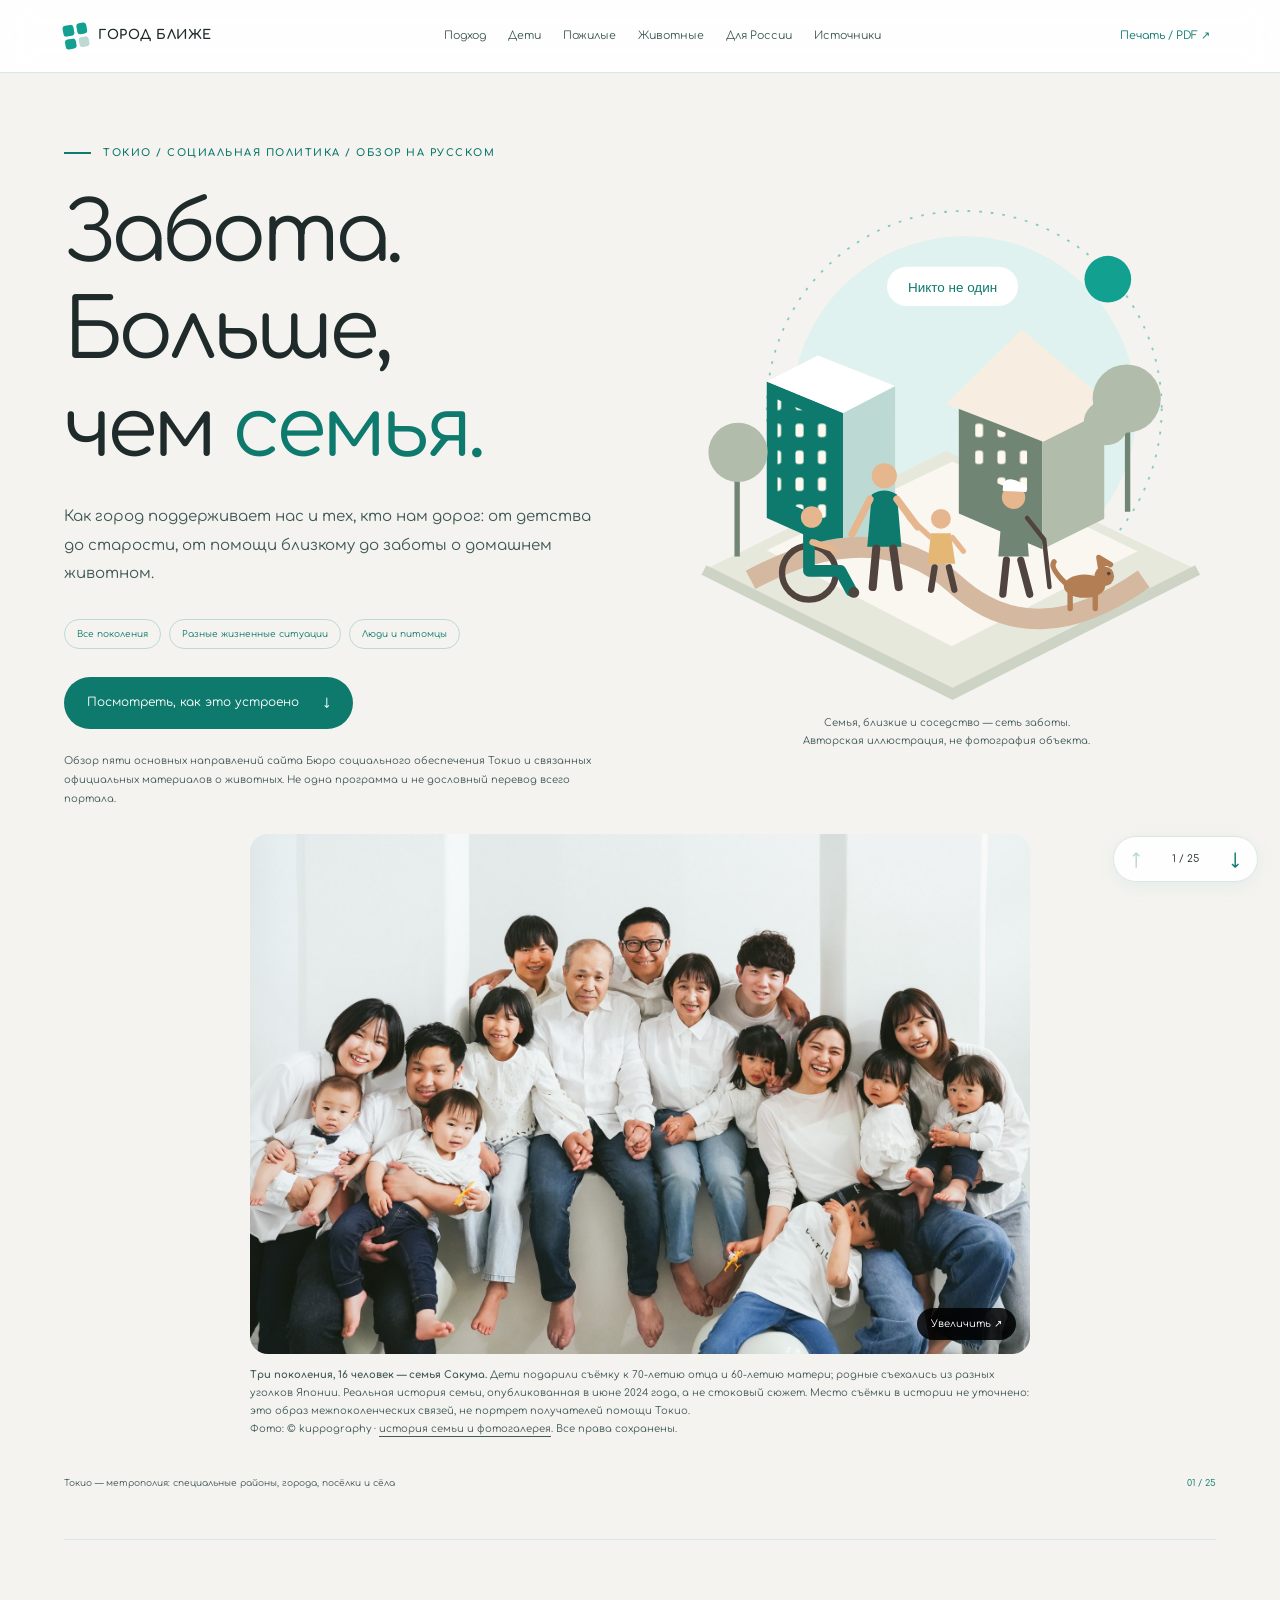
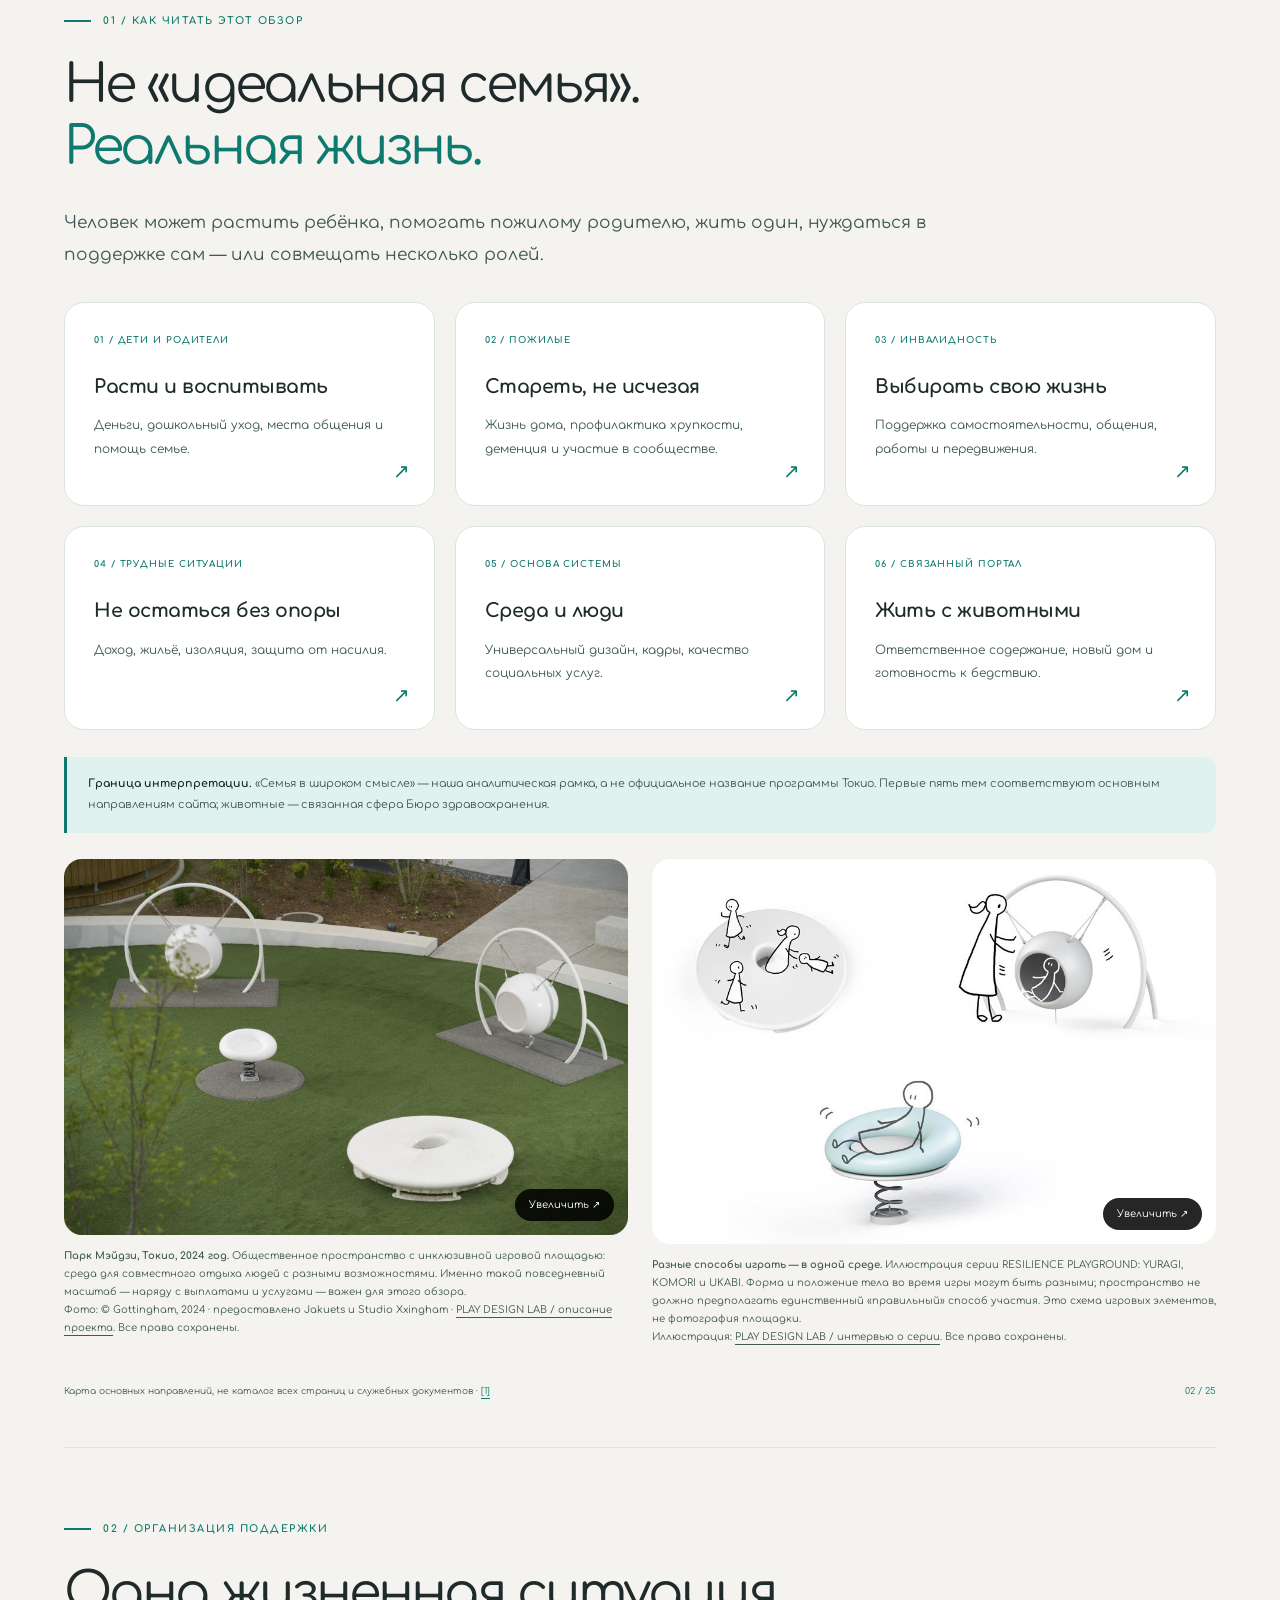
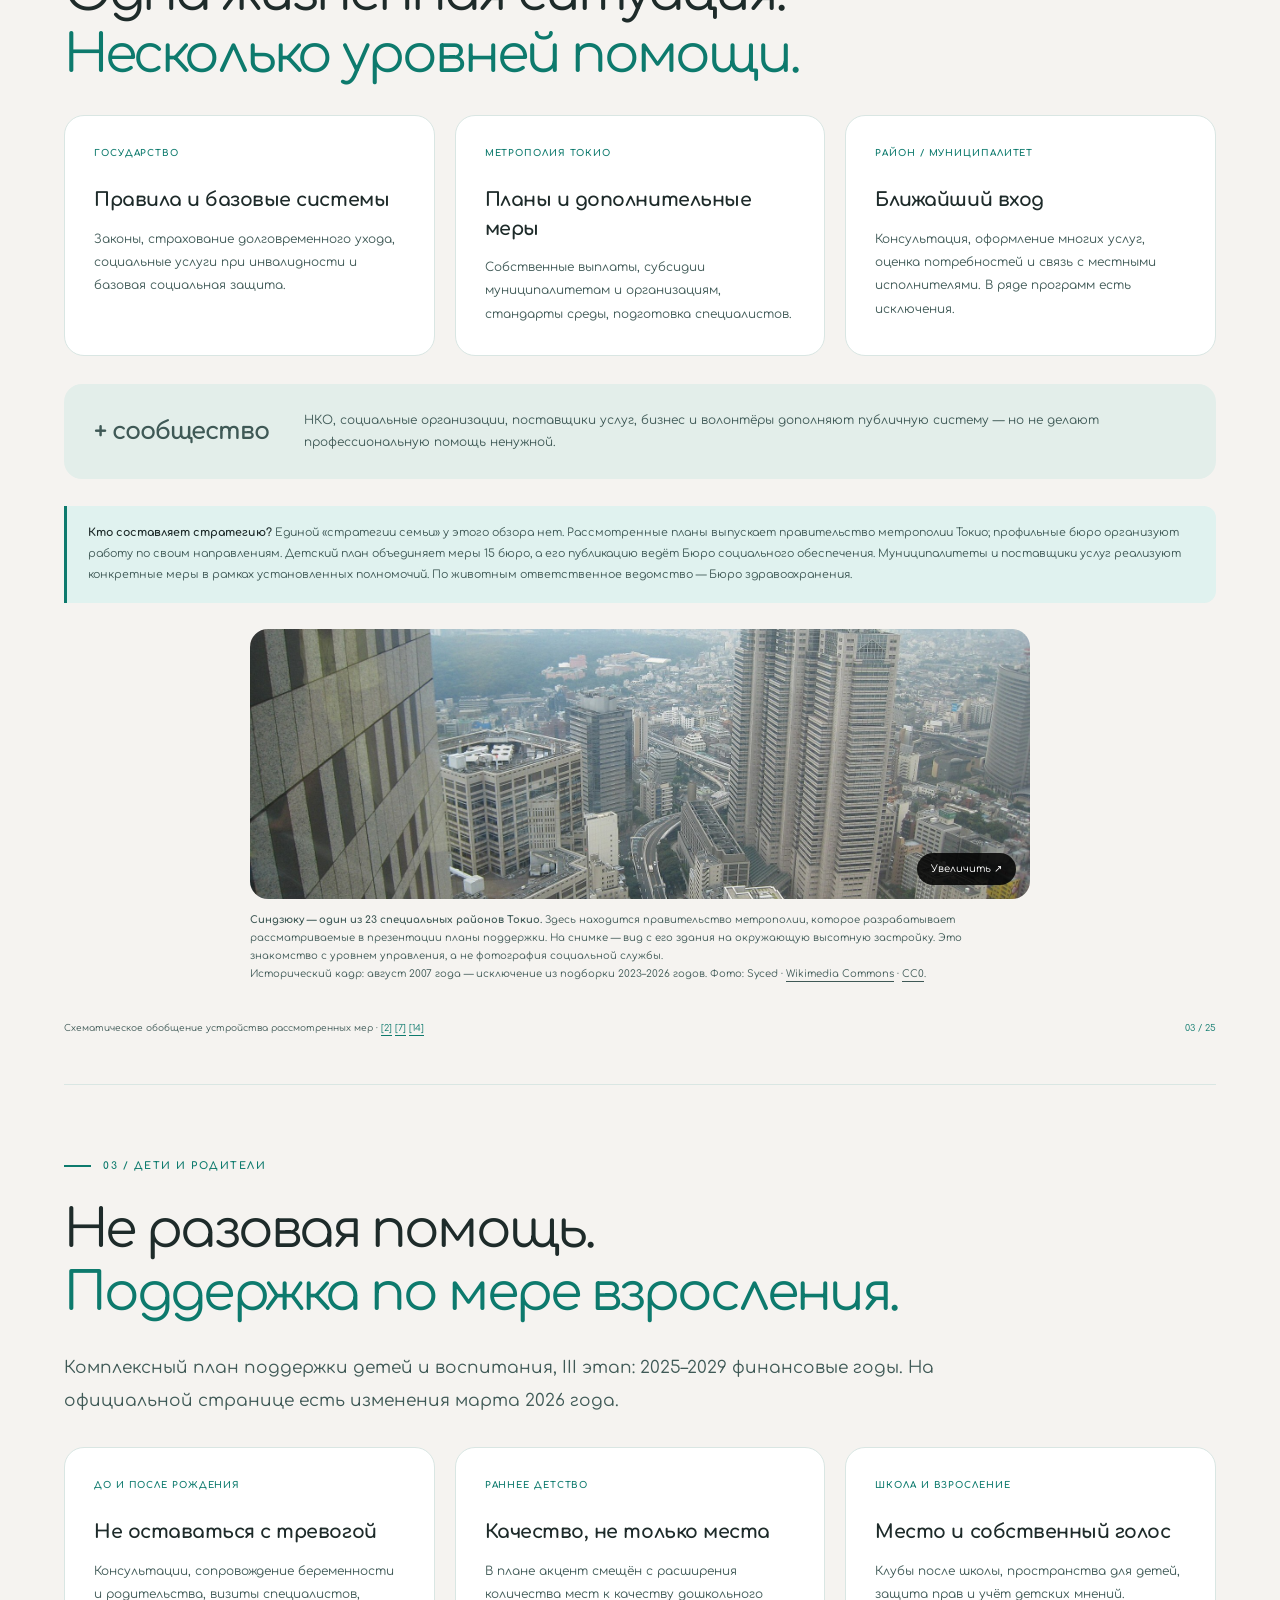
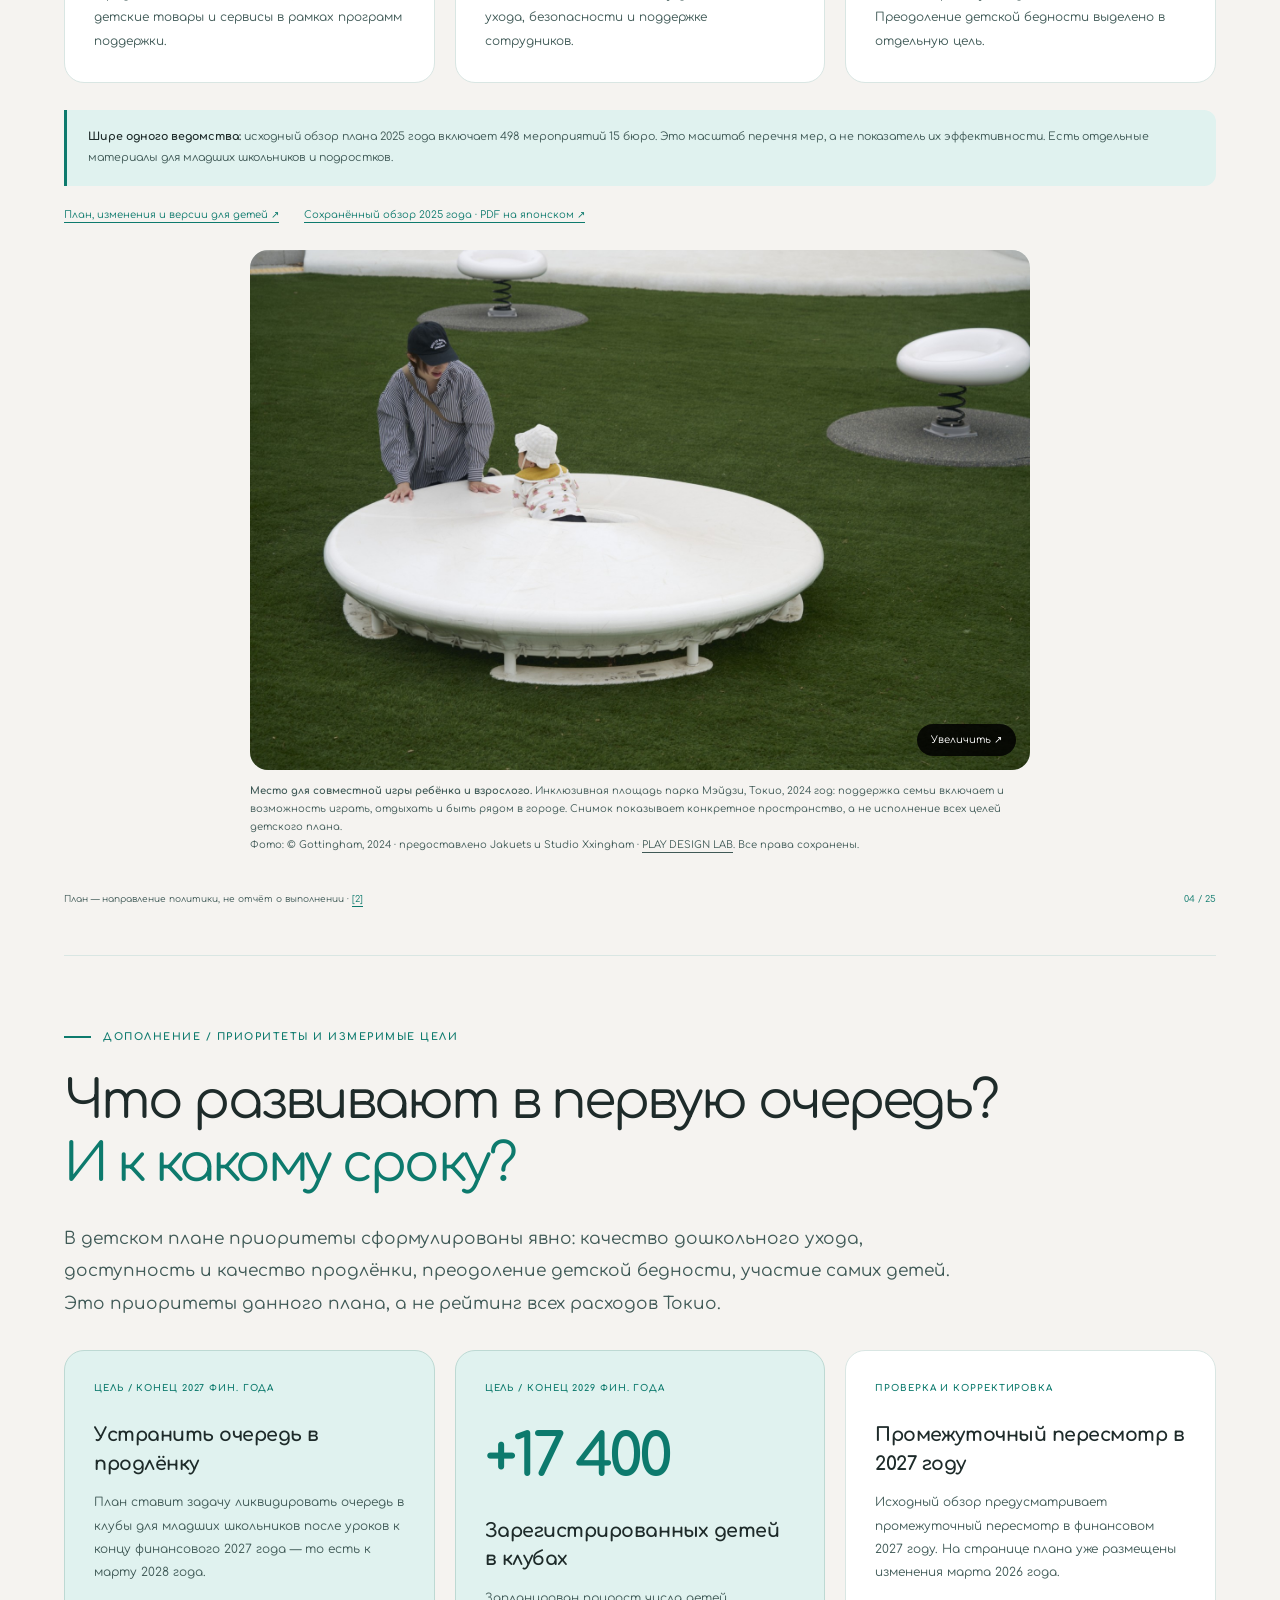
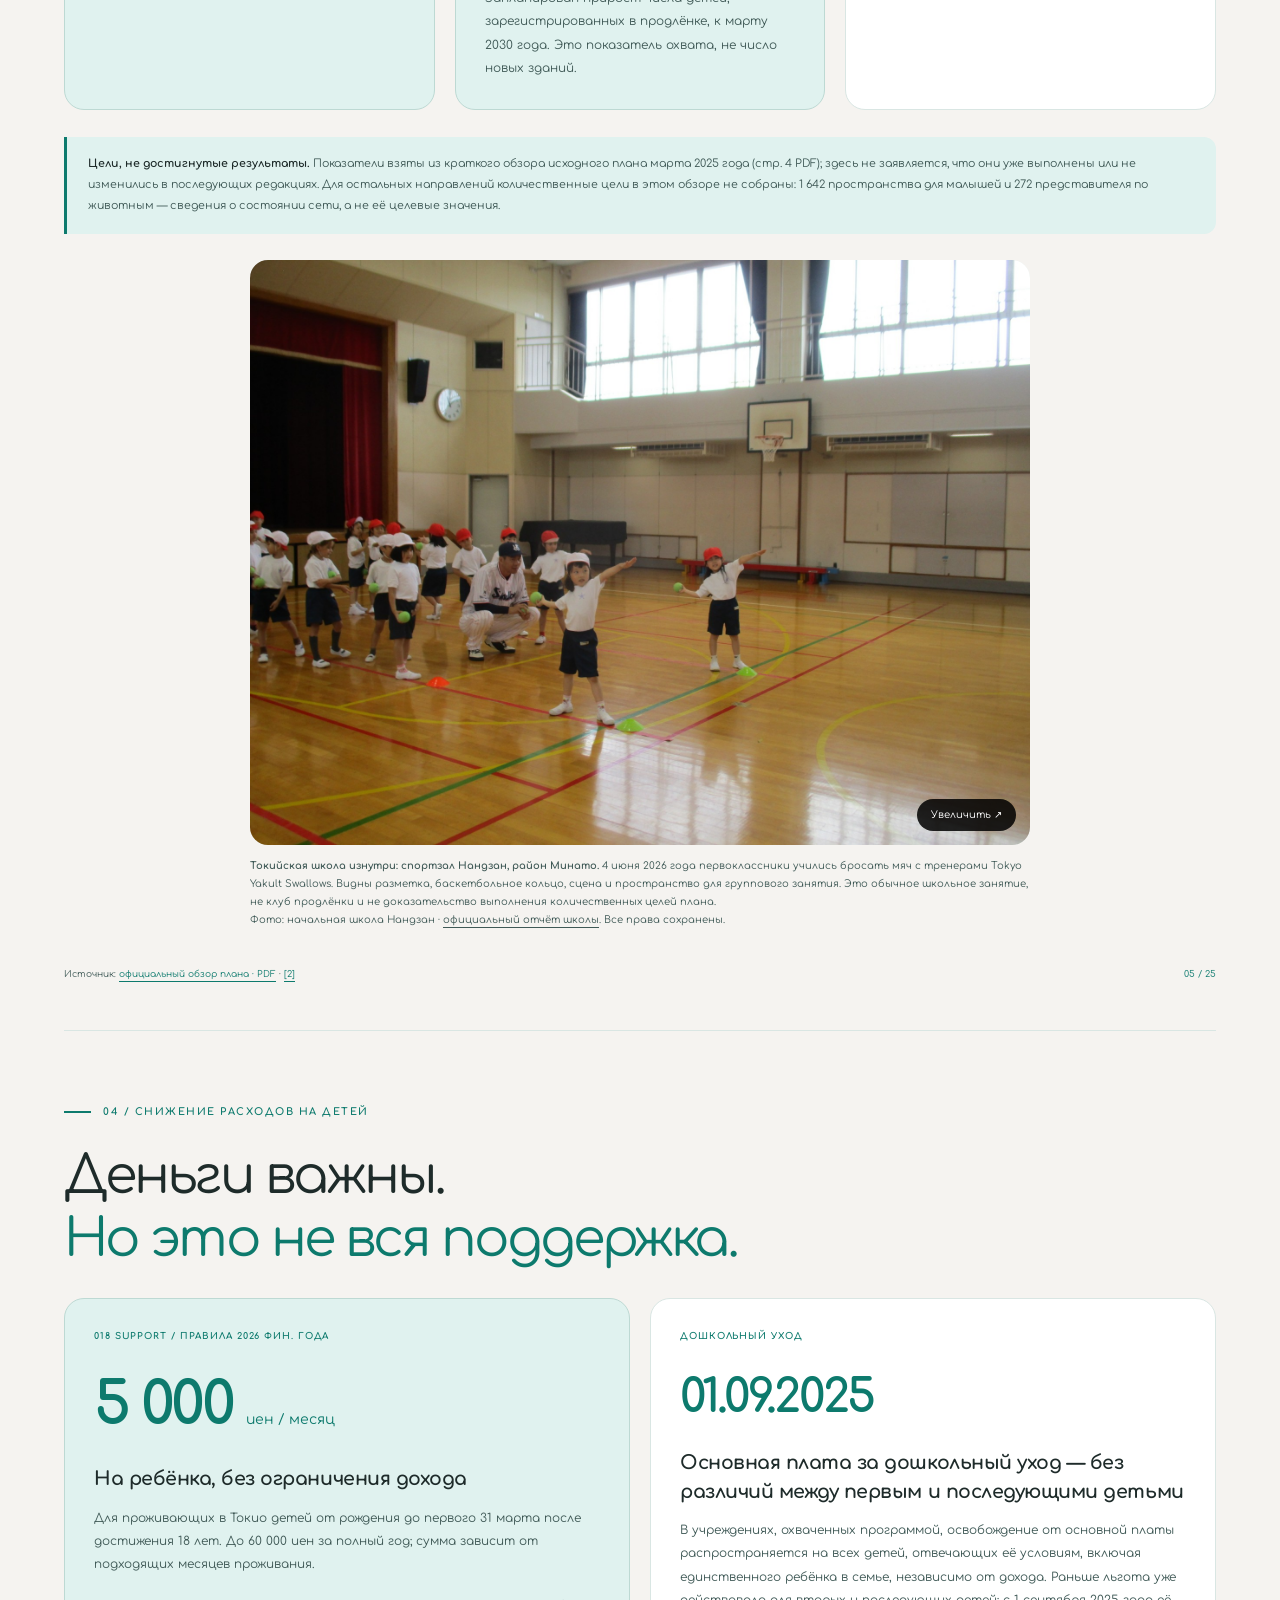
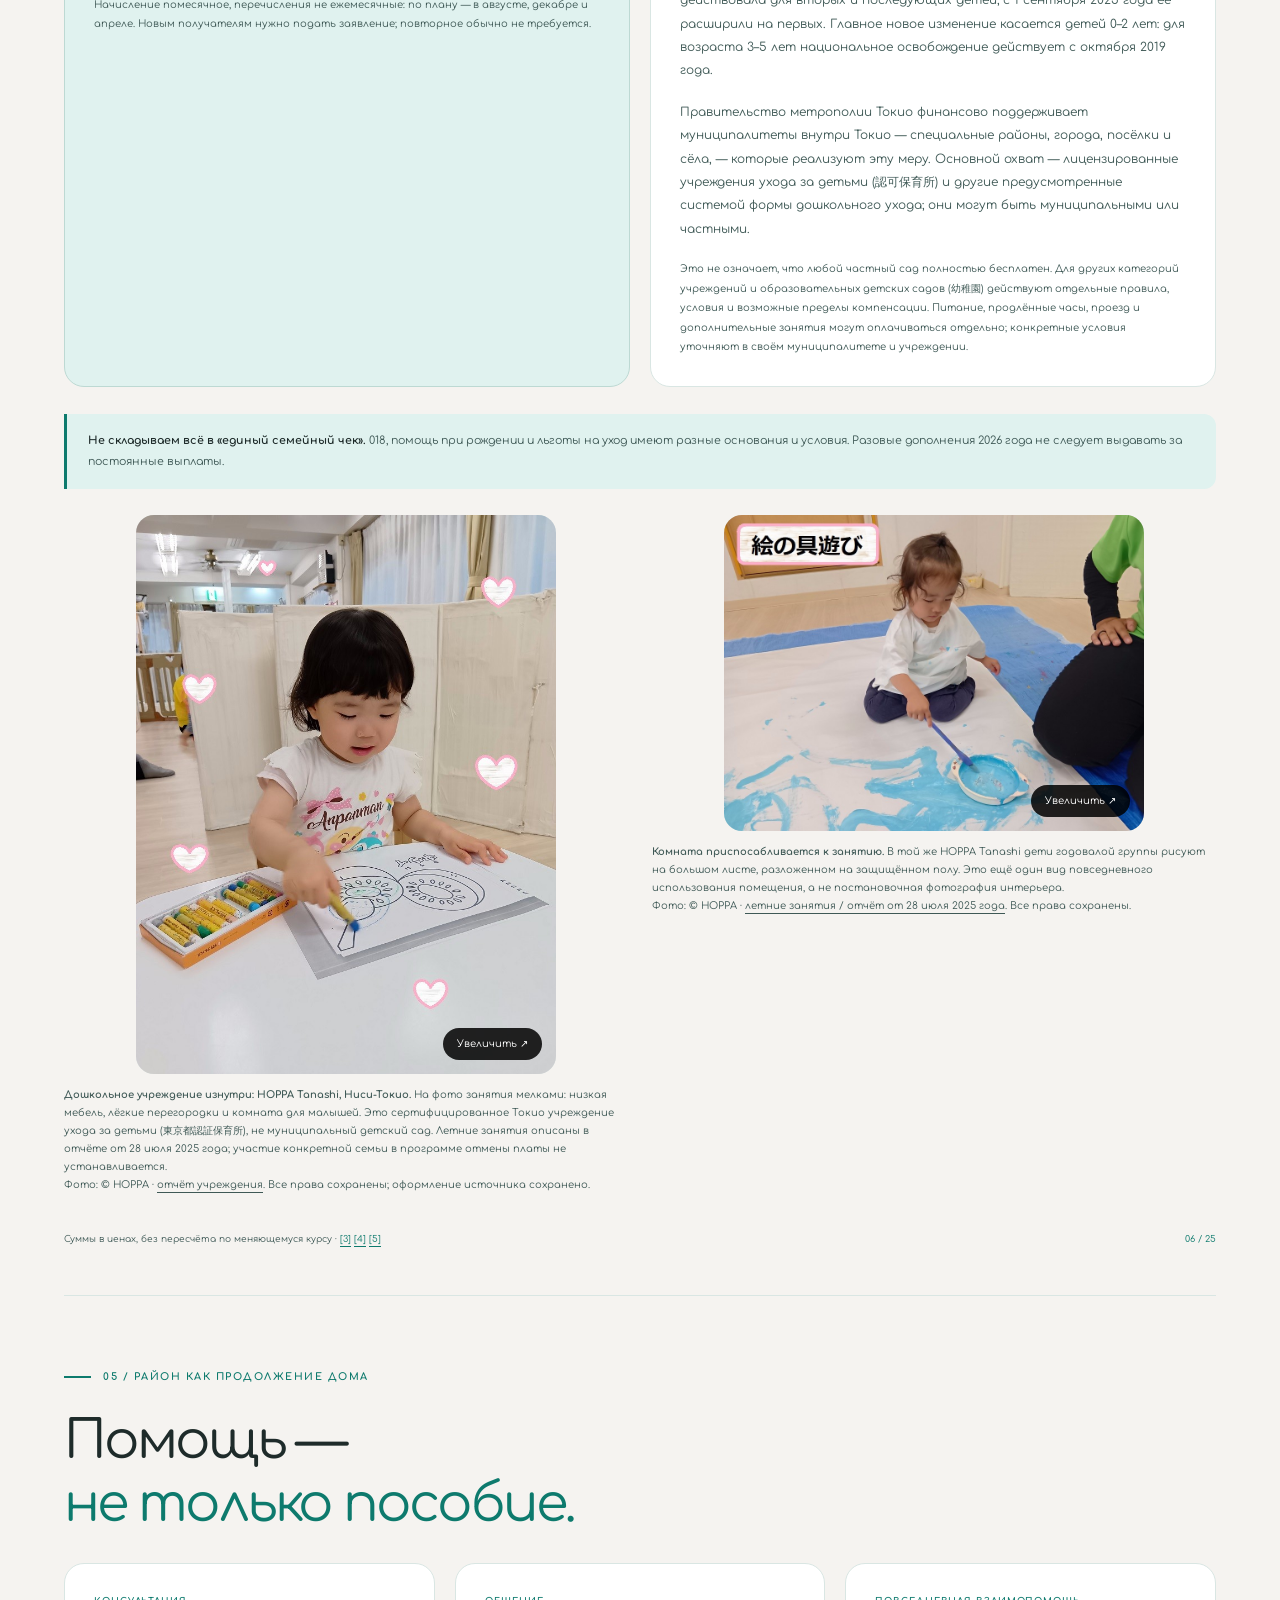
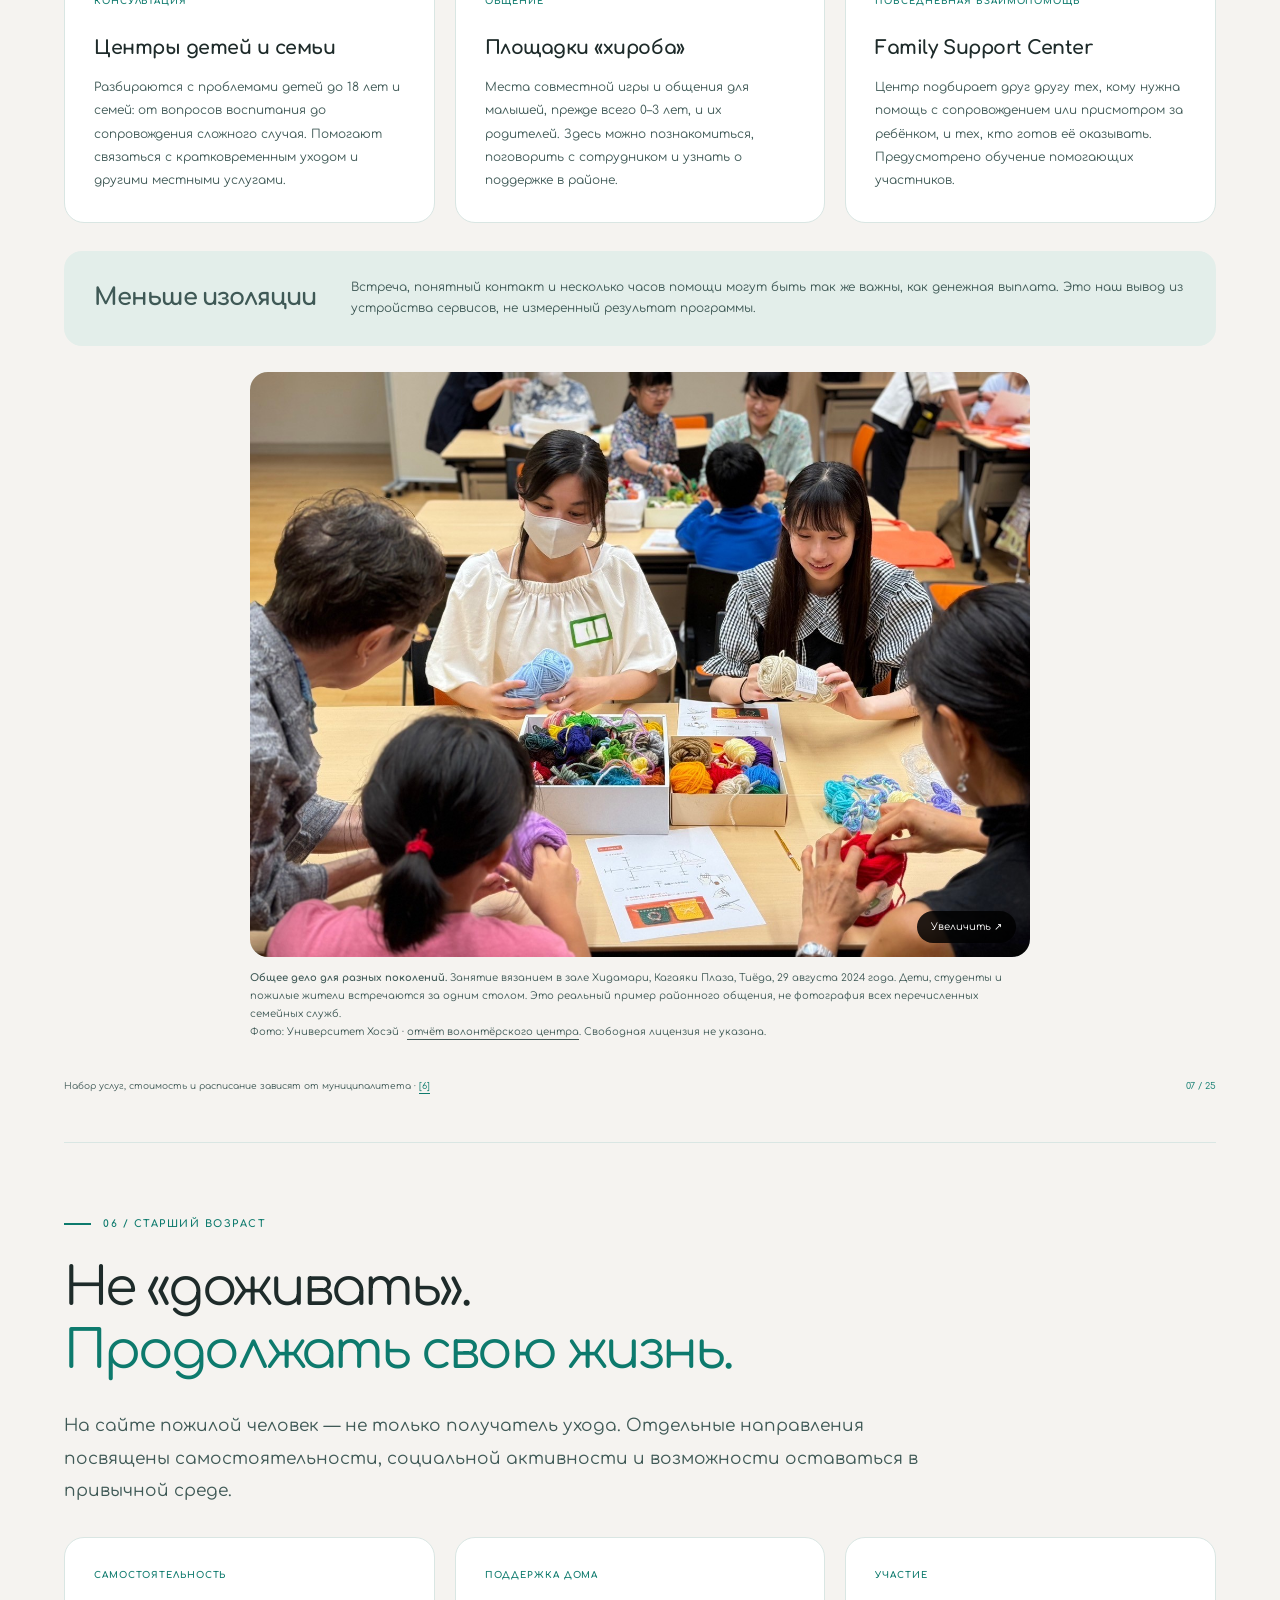
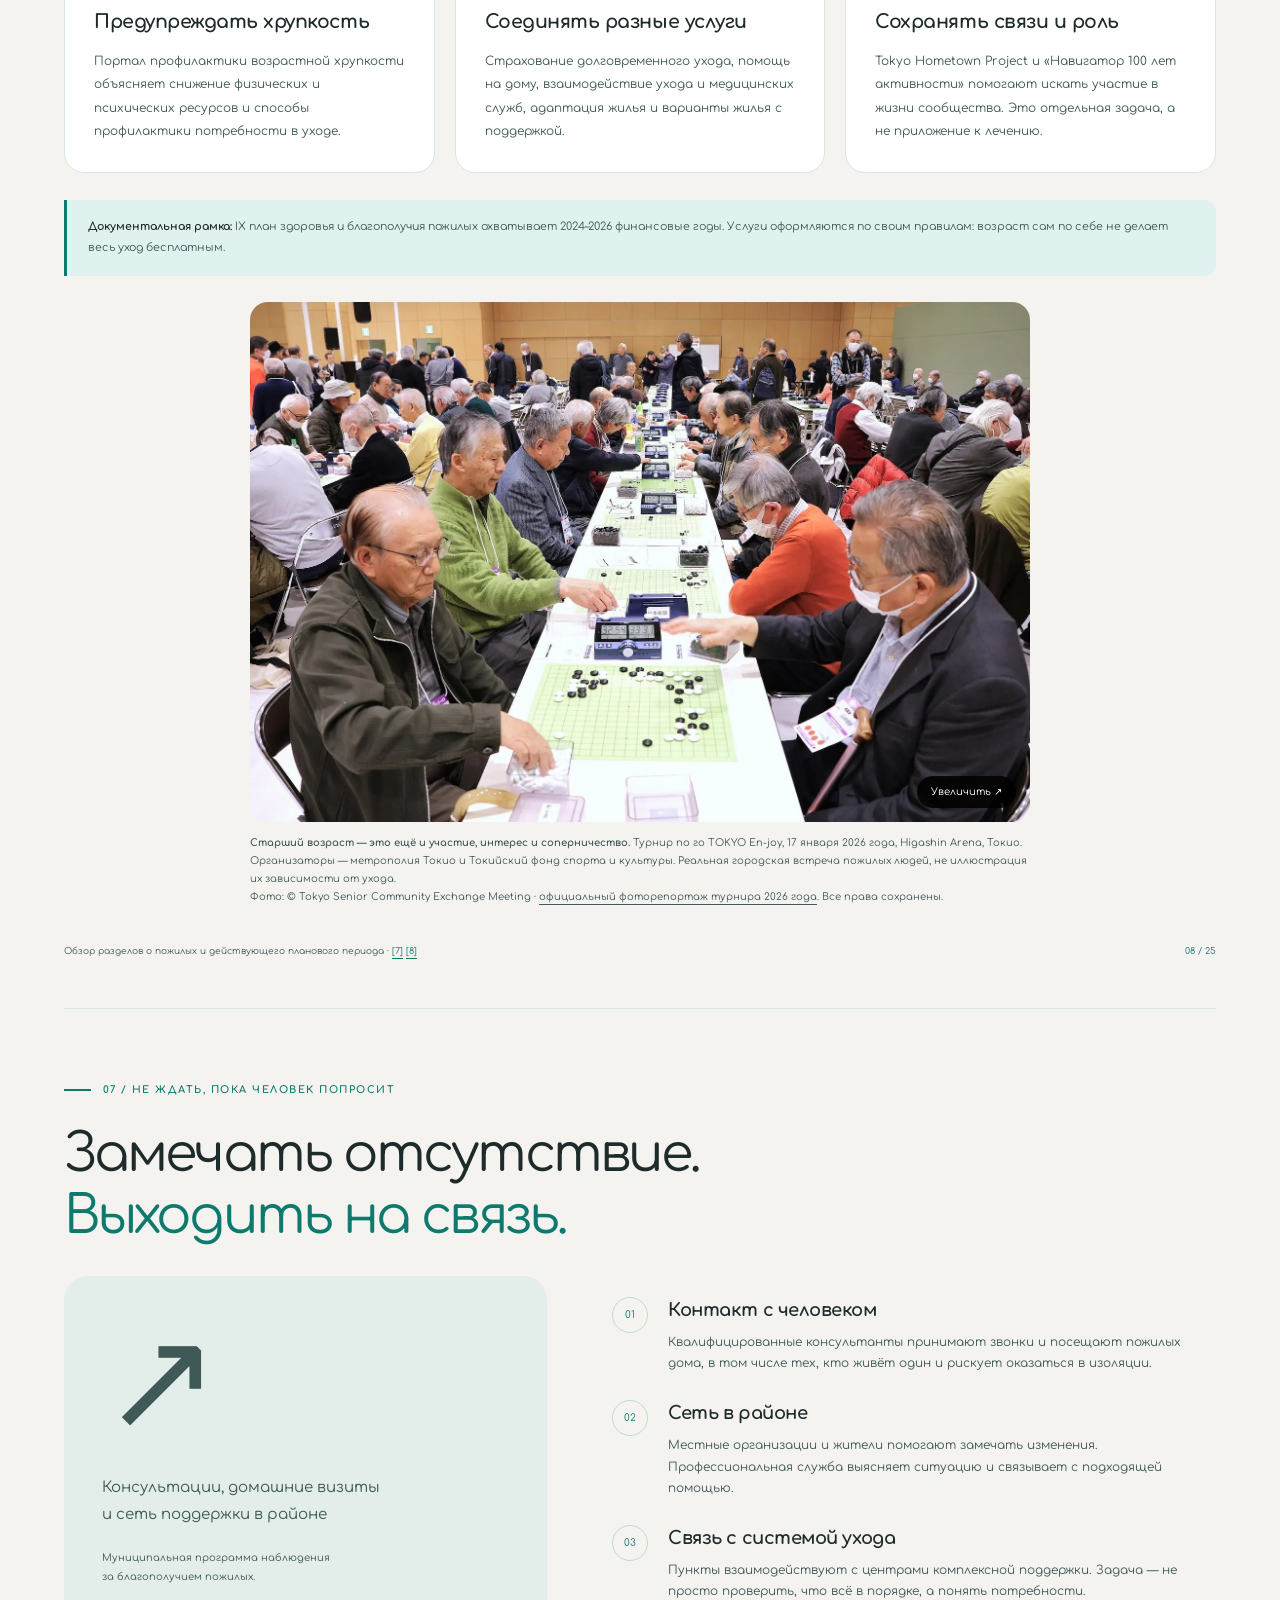
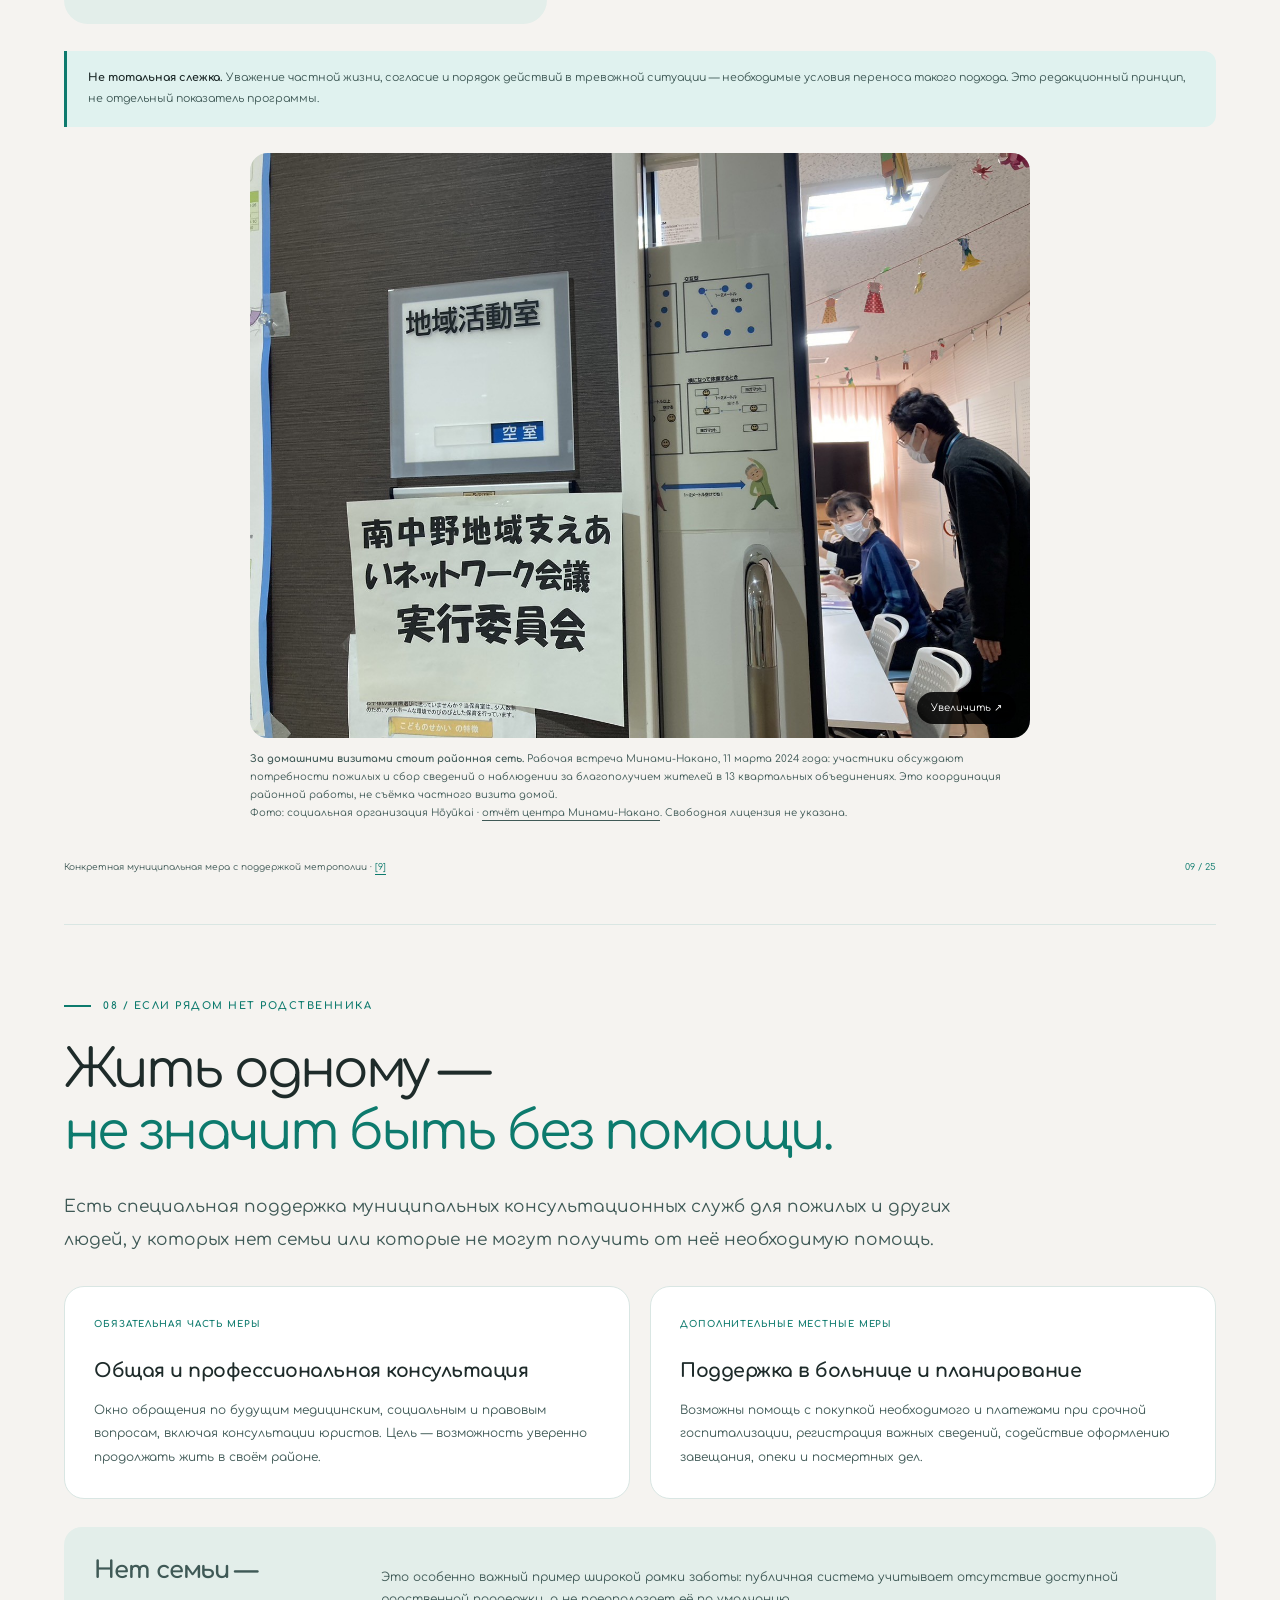
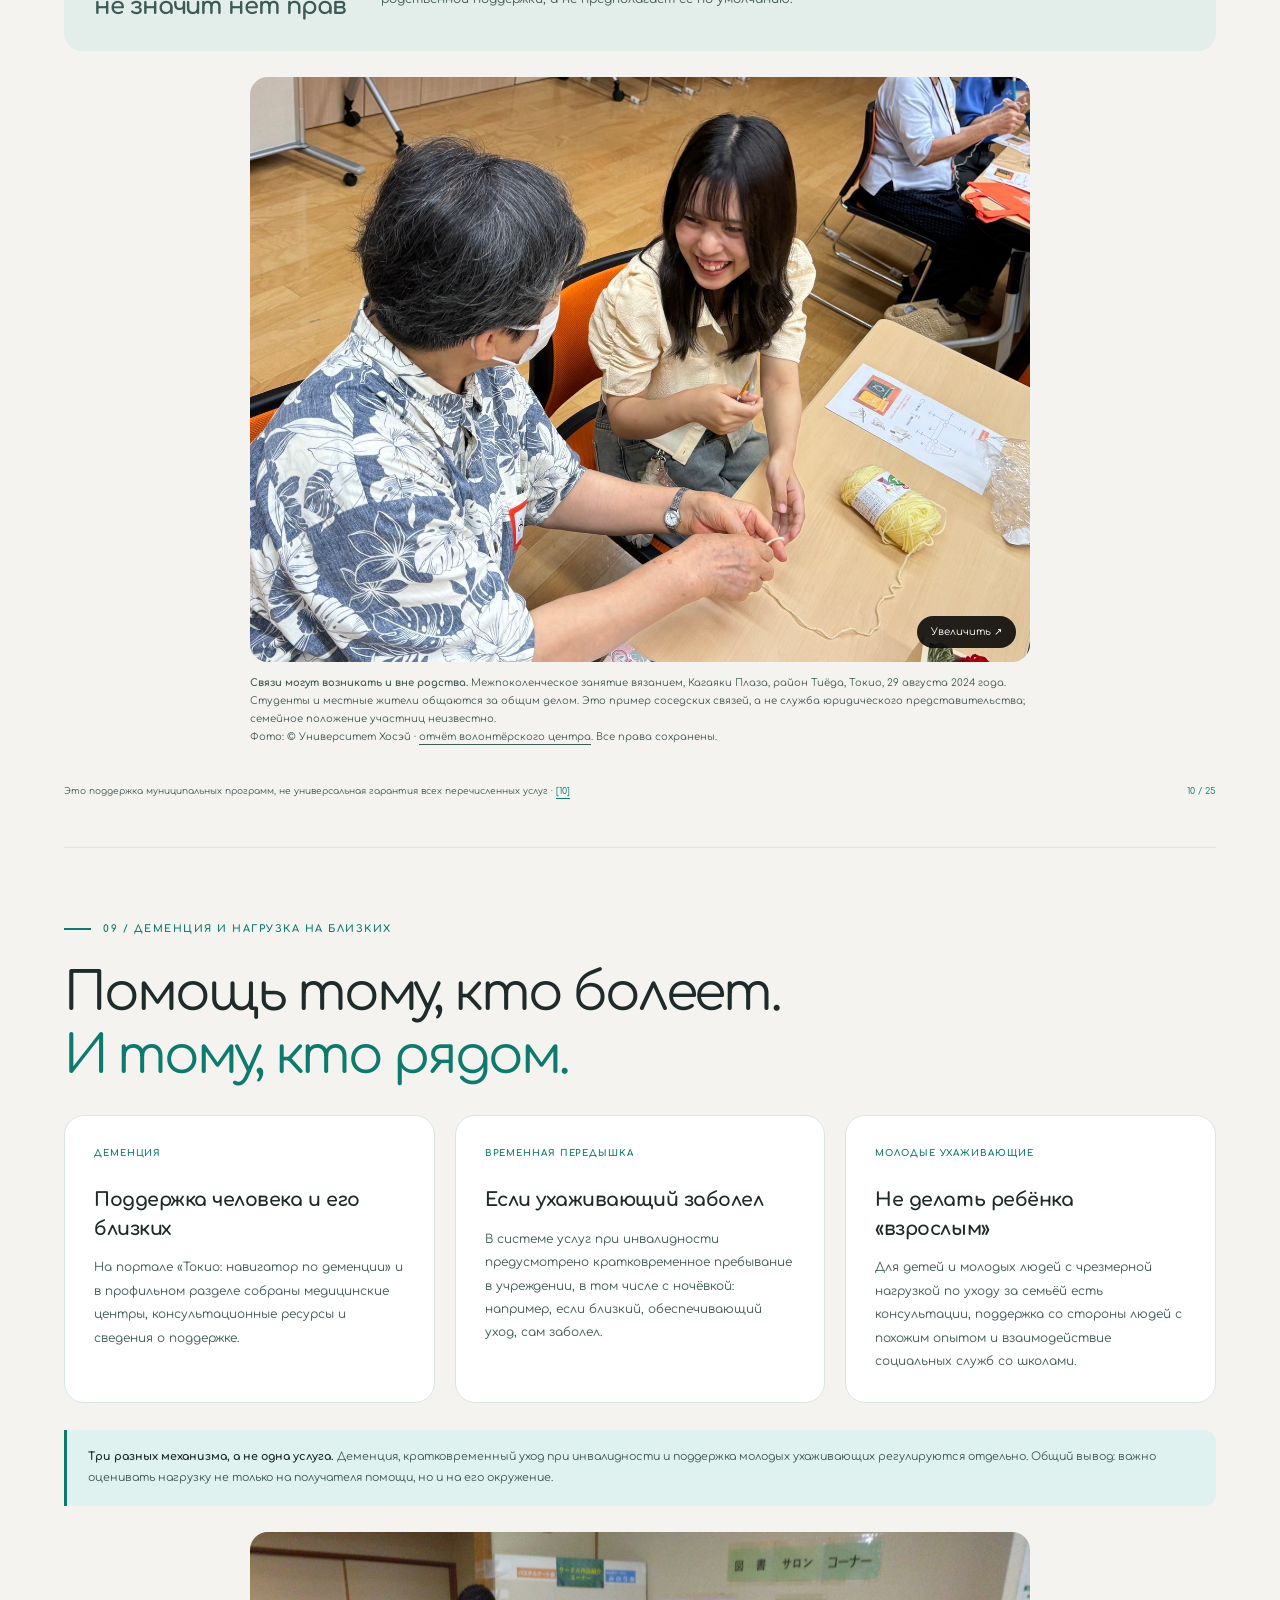
<file: index.html>
<!DOCTYPE html>
<html lang="ru">
<head>
  <meta charset="UTF-8">
  <meta name="viewport" content="width=device-width, initial-scale=1">
  <meta name="theme-color" content="#0d7a6d">
  <meta name="description" content="Как Токио поддерживает людей и их близких: дети, пожилые, люди с инвалидностью, ухаживающие, одинокие жители и домашние животные. Русскоязычный обзор официальных источников.">
  <title>Токио — город заботы · Семья в широком смысле</title>
  <link rel="stylesheet" href="tokyo-assets/tokyo.css">
</head>
<body>
<a class="skip" href="#intro">Перейти к содержанию</a>
<header>
  <div class="bar">
    <a class="brand" href="#intro"><span class="brandmark" aria-hidden="true"><i></i><i></i><i></i><i></i></span> ГОРОД БЛИЖЕ</a>
    <nav aria-label="Разделы презентации"><a href="#map">Подход</a><a href="#children">Дети</a><a href="#older">Пожилые</a><a href="#pets">Животные</a><a href="#lessons">Для России</a><a href="#sources">Источники</a></nav>
    <button class="print" type="button" id="print">Печать / PDF ↗</button>
  </div>
  <div class="progress" aria-hidden="true"></div>
</header>
<main>
  <section class="slide" id="intro" aria-labelledby="title">
    <div class="hero">
      <div>
        <p class="eyebrow">Токио / социальная политика / обзор на русском</p>
        <h1 id="title">Забота.<br>Больше,<br>чем <em>семья.</em></h1>
        <p class="lead">Как город поддерживает нас и тех, кто нам дорог: от детства до старости, от помощи близкому до заботы о домашнем животном.</p>
        <div class="pills"><span>Все поколения</span><span>Разные жизненные ситуации</span><span>Люди и питомцы</span></div>
        <a class="cta" href="#map">Посмотреть, как это устроено <span aria-hidden="true">↓</span></a>
        <p class="small">Обзор пяти основных направлений сайта Бюро социального обеспечения Токио и связанных официальных материалов о животных. Не одна программа и не дословный перевод всего портала.</p>
      </div>
      <figure class="hero-picture">
        <svg viewBox="0 0 600 560" role="img" aria-labelledby="art-title" xmlns="http://www.w3.org/2000/svg">
          <title id="art-title">Авторская иллюстрация: несколько поколений, человек на коляске и собака в общем городском пространстве</title>
          <defs><pattern id="win" width="25" height="30" patternUnits="userSpaceOnUse"><rect x="7" y="7" width="9" height="15" rx="3" fill="#fff8ee"/></pattern></defs>
          <circle cx="320" cy="230" r="192" fill="#e0f2ef"/><circle cx="480" cy="86" r="26" fill="#12a190"/>
          <g fill="none" stroke="#12a190" stroke-width="2" opacity=".5"><circle cx="320" cy="230" r="220" stroke-dasharray="3 10"/></g>
          <path d="M30 410 300 277 580 410 307 548Z" fill="#e6e8dc"/><path d="M30 410 307 548 580 410" fill="none" stroke="#ced4c5" stroke-width="12"/>
          <path d="m100 388 207-99 206 100-207 106Z" fill="#faf7f1"/>
          <g><path d="m100 200 85 35v155l-85-38Z" fill="#0d7a6d"/><path d="m185 235 58-30v155l-58 30Z" fill="#bdd9d3"/><path d="m100 200 57-29 86 34-58 30Z" fill="#fff"/><path d="m112 220 59 25v111l-59-26Z" fill="url(#win)"/></g>
          <g><path d="m314 223 93 37v127l-93-40Z" fill="#718575"/><path d="m407 260 69-34v127l-69 34Z" fill="#b1bcaa"/><path d="m300 225 84-83 102 86-78 39Z" fill="#f7ede1"/><path d="m332 243 58 24v60l-58-24Z" fill="url(#win)"/></g>
          <g stroke="#718575" stroke-width="6"><path d="M502 345V224M67 395V290"/></g><g fill="#b1bcaa"><circle cx="501" cy="219" r="38"/><circle cx="478" cy="246" r="25"/><circle cx="68" cy="279" r="33"/></g>
          <path d="M82 421q140-75 228 5t210-6" fill="none" stroke="#d4b9a0" stroke-width="23"/>
          <g stroke-linecap="round" stroke-linejoin="round">
            <g transform="translate(231 305)"><circle cx="0" cy="0" r="14" fill="#e6b68e"/><path d="M-14 21q14-9 28 0l5 58h-38Z" fill="#0d7a6d"/><path d="m-9 81-4 43m23-43 6 43" stroke="#51433e" stroke-width="9"/><path d="m-16 26-20 39m50-39 23 31" stroke="#e6b68e" stroke-width="8"/></g>
            <g transform="translate(294 353)"><circle r="11" fill="#e6b68e"/><path d="M-11 16h22l5 34h-31Z" fill="#e5b775"/><path d="m-7 54-4 25m20-25 6 25" stroke="#51433e" stroke-width="7"/><path d="m-12 20-23-21m48 22 12 15" stroke="#e6b68e" stroke-width="6"/></g>
            <g transform="translate(375 329)"><circle r="13" fill="#e6b68e"/><path d="M-12-7q-1-17 14-12t12 13" fill="#fff"/><path d="M-13 18h26l4 48h-34Z" fill="#718575"/><path d="m-8 70-4 38m20-38 10 38" stroke="#51433e" stroke-width="8"/><path d="m15 23 19 24 6 53" fill="none" stroke="#51433e" stroke-width="5"/></g>
            <g transform="translate(147 387)"><circle cx="3" cy="-36" r="12" fill="#e6b68e"/><circle cx="0" cy="26" r="30" fill="none" stroke="#51433e" stroke-width="7"/><path d="M0-17v41h35l12 22" fill="none" stroke="#0d7a6d" stroke-width="13"/><path d="M4-8 28 0" stroke="#e6b68e" stroke-width="7"/><circle cx="50" cy="48" r="6" fill="#51433e"/></g>
            <g transform="translate(454 428)" fill="#b37e54"><ellipse cx="0" cy="0" rx="23" ry="13"/><circle cx="22" cy="-11" r="11"/><path d="m18-20-2-12 13 8M-16 8v17M12 8v17" stroke="#b37e54" stroke-width="6"/><path d="M-21-3q-18-18-13-24" fill="none" stroke="#b37e54" stroke-width="6"/><circle cx="27" cy="-14" r="2" fill="#51433e"/></g>
          </g>
          <rect x="234" y="72" width="146" height="44" rx="22" fill="#ffffff"/><text x="307" y="100" text-anchor="middle" font-family="sans-serif" font-size="15" fill="#0d7a6d">Никто не один</text>
        </svg>
        <figcaption>Семья, близкие и соседство — сеть заботы.<br>Авторская иллюстрация, не фотография объекта.</figcaption>
      </figure>
    </div>
    <figure class="photo external-photo full-frame"><a class="photo-open" href="tokyo-assets/family-group-2024.jpg"><img src="tokyo-assets/family-group-2024.jpg" alt="Три поколения семьи Сакума: бабушка, дедушка, их дети и внуки вместе на семейной съёмке 2024 года" loading="lazy"><span class="photo-hint">Увеличить ↗</span></a><figcaption><strong>Три поколения, 16 человек — семья Сакума.</strong> Дети подарили съёмку к 70-летию отца и 60-летию матери; родные съехались из разных уголков Японии. Реальная история семьи, опубликованная в июне 2024 года, а не стоковый сюжет. Место съёмки в истории не уточнено: это образ межпоколенческих связей, не портрет получателей помощи Токио.<br>Фото: © kuppography · <a href="https://www.kuppography.com/blog/240614" target="_blank" rel="noopener noreferrer">история семьи и фотогалерея</a>. Все права сохранены.</figcaption></figure>
    <div class="slide-foot"><span>Токио — метрополия: специальные районы, города, посёлки и сёла</span><span class="slide-number"></span></div>
  </section>

  <section class="slide" id="map">
    <p class="eyebrow">01 / Как читать этот обзор</p>
    <h2>Не «идеальная семья».<br><em>Реальная жизнь.</em></h2>
    <p class="lead">Человек может растить ребёнка, помогать пожилому родителю, жить один, нуждаться в поддержке сам — или совмещать несколько ролей.</p>
    <div class="grid three">
      <a class="card topic" href="#children"><span class="num">01 / ДЕТИ И РОДИТЕЛИ</span><h3>Расти и воспитывать</h3><p>Деньги, дошкольный уход, места общения и помощь семье.</p><span class="arrow">↗</span></a>
      <a class="card topic" href="#older"><span class="num">02 / ПОЖИЛЫЕ</span><h3>Стареть, не исчезая</h3><p>Жизнь дома, профилактика хрупкости, деменция и участие в сообществе.</p><span class="arrow">↗</span></a>
      <a class="card topic" href="#disability"><span class="num">03 / ИНВАЛИДНОСТЬ</span><h3>Выбирать свою жизнь</h3><p>Поддержка самостоятельности, общения, работы и передвижения.</p><span class="arrow">↗</span></a>
      <a class="card topic" href="#hardship"><span class="num">04 / ТРУДНЫЕ СИТУАЦИИ</span><h3>Не остаться без опоры</h3><p>Доход, жильё, изоляция, защита от насилия.</p><span class="arrow">↗</span></a>
      <a class="card topic" href="#city"><span class="num">05 / ОСНОВА СИСТЕМЫ</span><h3>Среда и люди</h3><p>Универсальный дизайн, кадры, качество социальных услуг.</p><span class="arrow">↗</span></a>
      <a class="card topic" href="#pets"><span class="num">06 / СВЯЗАННЫЙ ПОРТАЛ</span><h3>Жить с животными</h3><p>Ответственное содержание, новый дом и готовность к бедствию.</p><span class="arrow">↗</span></a>
    </div>
    <div class="note"><strong>Граница интерпретации.</strong> «Семья в широком смысле» — наша аналитическая рамка, а не официальное название программы Токио. Первые пять тем соответствуют основным направлениям сайта; животные — связанная сфера Бюро здравоохранения.</div>
    <div class="photo-gallery">
      <figure class="photo external-photo full-frame"><a class="photo-open" href="tokyo-assets/meiji-wide-2024.jpg"><img src="tokyo-assets/meiji-wide-2024.jpg" alt="Инклюзивная игровая площадь парка Мэйдзи в Токио, 2024 год" loading="lazy"><span class="photo-hint">Увеличить ↗</span></a><figcaption><strong>Парк Мэйдзи, Токио, 2024 год.</strong> Общественное пространство с инклюзивной игровой площадью: среда для совместного отдыха людей с разными возможностями. Именно такой повседневный масштаб — наряду с выплатами и услугами — важен для этого обзора.<br>Фото: © Gottingham, 2024 · предоставлено Jakuets и Studio Xxingham · <a href="https://playdesign-lab.com/works/6125" target="_blank" rel="noopener noreferrer">PLAY DESIGN LAB / описание проекта</a>. Все права сохранены.</figcaption></figure>
      <figure class="photo external-photo full-frame"><a class="photo-open" href="tokyo-assets/play-elements-diagram.jpg"><img src="tokyo-assets/play-elements-diagram.jpg" alt="Схема трёх игровых элементов RESILIENCE PLAYGROUND: круглая платформа, подвесное кресло-кокон и качалка на пружине" loading="lazy"><span class="photo-hint">Увеличить ↗</span></a><figcaption><strong>Разные способы играть — в одной среде.</strong> Иллюстрация серии RESILIENCE PLAYGROUND: YURAGI, KOMORI и UKABI. Форма и положение тела во время игры могут быть разными; пространство не должно предполагать единственный «правильный» способ участия. Это схема игровых элементов, не фотография площадки.<br>Иллюстрация: <a href="https://playdesign-lab.com/article/5098" target="_blank" rel="noopener noreferrer">PLAY DESIGN LAB / интервью о серии</a>. Все права сохранены.</figcaption></figure>
    </div>
    <div class="slide-foot"><span>Карта основных направлений, не каталог всех страниц и служебных документов · <a href="#s1">[1]</a></span><span class="slide-number"></span></div>
  </section>

  <section class="slide" id="system">
    <p class="eyebrow">02 / Организация поддержки</p>
    <h2>Одна жизненная ситуация.<br><em>Несколько уровней помощи.</em></h2>
    <div class="grid three">
      <article class="card"><span class="num">ГОСУДАРСТВО</span><h3>Правила и базовые системы</h3><p>Законы, страхование долговременного ухода, социальные услуги при инвалидности и базовая социальная защита.</p></article>
      <article class="card"><span class="num">МЕТРОПОЛИЯ ТОКИО</span><h3>Планы и дополнительные меры</h3><p>Собственные выплаты, субсидии муниципалитетам и организациям, стандарты среды, подготовка специалистов.</p></article>
      <article class="card"><span class="num">РАЙОН / МУНИЦИПАЛИТЕТ</span><h3>Ближайший вход</h3><p>Консультация, оформление многих услуг, оценка потребностей и связь с местными исполнителями. В ряде программ есть исключения.</p></article>
    </div>
    <div class="ribbon"><strong>+ сообщество</strong><p>НКО, социальные организации, поставщики услуг, бизнес и волонтёры дополняют публичную систему — но не делают профессиональную помощь ненужной.</p></div>
    <div class="note"><strong>Кто составляет стратегию?</strong> Единой «стратегии семьи» у этого обзора нет. Рассмотренные планы выпускает правительство метрополии Токио; профильные бюро организуют работу по своим направлениям. Детский план объединяет меры 15 бюро, а его публикацию ведёт Бюро социального обеспечения. Муниципалитеты и поставщики услуг реализуют конкретные меры в рамках установленных полномочий. По животным ответственное ведомство — Бюро здравоохранения.</div>
    <figure class="photo external-photo"><a class="photo-open" href="tokyo-assets/photo-city-view.jpg"><img src="tokyo-assets/photo-city-view.jpg" alt="Синдзюку — один из 23 специальных районов Токио; вид со здания правительства метрополии, 2007 год" loading="lazy"><span class="photo-hint">Увеличить ↗</span></a><figcaption><strong>Синдзюку — один из 23 специальных районов Токио.</strong> Здесь находится правительство метрополии, которое разрабатывает рассматриваемые в презентации планы поддержки. На снимке — вид с его здания на окружающую высотную застройку. Это знакомство с уровнем управления, а не фотография социальной службы.<br>Исторический кадр: август 2007 года — исключение из подборки 2023–2026 годов. Фото: Syced · <a href="https://commons.wikimedia.org/wiki/File:August_2007,_view_from_Tokyo_Metropolitan_Government_building_in_Shinjuku_4.jpg" target="_blank" rel="noopener noreferrer">Wikimedia Commons</a> · <a href="https://creativecommons.org/publicdomain/zero/1.0/" target="_blank" rel="noopener noreferrer">CC0</a>.</figcaption></figure>
    <div class="slide-foot"><span>Схематическое обобщение устройства рассмотренных мер · <a href="#s2">[2]</a> <a href="#s7">[7]</a> <a href="#s14">[14]</a></span><span class="slide-number"></span></div>
  </section>

  <section class="slide" id="children">
    <p class="eyebrow">03 / Дети и родители</p>
    <h2>Не разовая помощь.<br><em>Поддержка по мере взросления.</em></h2>
    <p class="lead">Комплексный план поддержки детей и воспитания, III этап: 2025–2029 финансовые годы. На официальной странице есть изменения марта 2026 года.</p>
    <div class="grid three">
      <article class="card"><span class="num">ДО И ПОСЛЕ РОЖДЕНИЯ</span><h3>Не оставаться с тревогой</h3><p>Консультации, сопровождение беременности и родительства, визиты специалистов, детские товары и сервисы в рамках программ поддержки.</p></article>
      <article class="card"><span class="num">РАННЕЕ ДЕТСТВО</span><h3>Качество, не только места</h3><p>В плане акцент смещён с расширения количества мест к качеству дошкольного ухода, безопасности и поддержке сотрудников.</p></article>
      <article class="card"><span class="num">ШКОЛА И ВЗРОСЛЕНИЕ</span><h3>Место и собственный голос</h3><p>Клубы после школы, пространства для детей, защита прав и учёт детских мнений. Преодоление детской бедности выделено в отдельную цель.</p></article>
    </div>
    <div class="note"><strong>Шире одного ведомства:</strong> исходный обзор плана 2025 года включает 498 мероприятий 15 бюро. Это масштаб перечня мер, а не показатель их эффективности. Есть отдельные материалы для младших школьников и подростков.</div>
    <div class="source-line"><a href="https://www.fukushi.metro.tokyo.lg.jp/kodomo/katei/kokosienkeikaku/kokokeikaku0703.html" target="_blank" rel="noopener noreferrer">План, изменения и версии для детей ↗</a><a href="tokyo-assets/plan-overview-ja.pdf" target="_blank" rel="noopener noreferrer">Сохранённый обзор 2025 года · PDF на японском ↗</a></div>
    <figure class="photo external-photo full-frame"><a class="photo-open" href="tokyo-assets/meiji-access-2024.jpg"><img src="tokyo-assets/meiji-access-2024.jpg" alt="Взрослый и ребёнок у круглого игрового элемента в парке Мэйдзи, Токио, 2024 год" loading="lazy"><span class="photo-hint">Увеличить ↗</span></a><figcaption><strong>Место для совместной игры ребёнка и взрослого.</strong> Инклюзивная площадь парка Мэйдзи, Токио, 2024 год: поддержка семьи включает и возможность играть, отдыхать и быть рядом в городе. Снимок показывает конкретное пространство, а не исполнение всех целей детского плана.<br>Фото: © Gottingham, 2024 · предоставлено Jakuets и Studio Xxingham · <a href="https://playdesign-lab.com/works/6125" target="_blank" rel="noopener noreferrer">PLAY DESIGN LAB</a>. Все права сохранены.</figcaption></figure>
    <div class="slide-foot"><span>План — направление политики, не отчёт о выполнении · <a href="#s2">[2]</a></span><span class="slide-number"></span></div>
  </section>

  <section class="slide" id="targets">
    <p class="eyebrow">Дополнение / Приоритеты и измеримые цели</p>
    <h2>Что развивают в первую очередь?<br><em>И к какому сроку?</em></h2>
    <p class="lead">В детском плане приоритеты сформулированы явно: качество дошкольного ухода, доступность и качество продлёнки, преодоление детской бедности, участие самих детей. Это приоритеты данного плана, а не рейтинг всех расходов Токио.</p>
    <div class="grid three">
      <article class="card feature"><span class="num">ЦЕЛЬ / КОНЕЦ 2027 ФИН. ГОДА</span><h3>Устранить очередь в продлёнку</h3><p>План ставит задачу ликвидировать очередь в клубы для младших школьников после уроков к концу финансового 2027 года — то есть к марту 2028 года.</p></article>
      <article class="card feature"><span class="num">ЦЕЛЬ / КОНЕЦ 2029 ФИН. ГОДА</span><div class="stat">+17 400</div><h3>Зарегистрированных детей в клубах</h3><p>Запланирован прирост числа детей, зарегистрированных в продлёнке, к марту 2030 года. Это показатель охвата, не число новых зданий.</p></article>
      <article class="card"><span class="num">ПРОВЕРКА И КОРРЕКТИРОВКА</span><h3>Промежуточный пересмотр в 2027 году</h3><p>Исходный обзор предусматривает промежуточный пересмотр в финансовом 2027 году. На странице плана уже размещены изменения марта 2026 года.</p></article>
    </div>
    <div class="note"><strong>Цели, не достигнутые результаты.</strong> Показатели взяты из краткого обзора исходного плана марта 2025 года (стр. 4 PDF); здесь не заявляется, что они уже выполнены или не изменились в последующих редакциях. Для остальных направлений количественные цели в этом обзоре не собраны: 1 642 пространства для малышей и 272 представителя по животным — сведения о состоянии сети, а не её целевые значения.</div>
    <figure class="photo external-photo full-frame"><a class="photo-open" href="tokyo-assets/nanzan-gym-2026.jpg"><img src="tokyo-assets/nanzan-gym-2026.jpg" alt="Спортзал начальной школы Нандзан в Минато: первоклассники учатся бросать мяч, 4 июня 2026 года" loading="lazy"><span class="photo-hint">Увеличить ↗</span></a><figcaption><strong>Токийская школа изнутри: спортзал Нандзан, район Минато.</strong> 4 июня 2026 года первоклассники учились бросать мяч с тренерами Tokyo Yakult Swallows. Видны разметка, баскетбольное кольцо, сцена и пространство для группового занятия. Это обычное школьное занятие, не клуб продлёнки и не доказательство выполнения количественных целей плана.<br>Фото: начальная школа Нандзан · <a href="https://nanzan-es.minato-tky.ed.jp/plugin/blogs/show/1/6/1903#frame-6" target="_blank" rel="noopener noreferrer">официальный отчёт школы</a>. Все права сохранены.</figcaption></figure>
    <div class="slide-foot"><span>Источник: <a href="tokyo-assets/plan-overview-ja.pdf" target="_blank" rel="noopener noreferrer">официальный обзор плана · PDF</a> · <a href="#s2">[2]</a></span><span class="slide-number"></span></div>
  </section>

  <section class="slide" id="money">
    <p class="eyebrow">04 / Снижение расходов на детей</p>
    <h2>Деньги важны.<br><em>Но это не вся поддержка.</em></h2>
    <div class="grid two">
      <article class="card feature"><span class="num">018 SUPPORT / ПРАВИЛА 2026 ФИН. ГОДА</span><div class="stat">5 000 <span>иен / месяц</span></div><h3>На ребёнка, без ограничения дохода</h3><p>Для проживающих в Токио детей от рождения до первого 31 марта после достижения 18 лет. До 60 000 иен за полный год; сумма зависит от подходящих месяцев проживания.</p><p class="small">Начисление помесячное, перечисления не ежемесячные: по плану — в августе, декабре и апреле. Новым получателям нужно подать заявление; повторное обычно не требуется.</p></article>
      <article class="card"><span class="num">ДОШКОЛЬНЫЙ УХОД</span><div class="stat date">01.09.2025</div><h3>Основная плата за дошкольный уход — без различий между первым и последующими детьми</h3><p>В учреждениях, охваченных программой, освобождение от основной платы распространяется на всех детей, отвечающих её условиям, включая единственного ребёнка в семье, независимо от дохода. Раньше льгота уже действовала для вторых и последующих детей; с 1 сентября 2025 года её расширили на первых. Главное новое изменение касается детей 0–2 лет: для возраста 3–5 лет национальное освобождение действует с октября 2019 года.</p><p>Правительство метрополии Токио финансово поддерживает муниципалитеты внутри Токио — специальные районы, города, посёлки и сёла, — которые реализуют эту меру. Основной охват — лицензированные учреждения ухода за детьми (認可保育所) и другие предусмотренные системой формы дошкольного ухода; они могут быть муниципальными или частными.</p><p class="small">Это не означает, что любой частный сад полностью бесплатен. Для других категорий учреждений и образовательных детских садов (幼稚園) действуют отдельные правила, условия и возможные пределы компенсации. Питание, продлённые часы, проезд и дополнительные занятия могут оплачиваться отдельно; конкретные условия уточняют в своём муниципалитете и учреждении.</p></article>
    </div>
    <div class="note"><strong>Не складываем всё в «единый семейный чек».</strong> 018, помощь при рождении и льготы на уход имеют разные основания и условия. Разовые дополнения 2026 года не следует выдавать за постоянные выплаты.</div>
    <div class="photo-gallery preschool-gallery">
      <figure class="photo external-photo full-frame"><a class="photo-open" href="tokyo-assets/hoppa-classroom-2025.jpg"><img src="tokyo-assets/hoppa-classroom-2025.jpg" alt="Комната HOPPA Tanashi в Ниси-Токио: низкий стол для рисования, лёгкие перегородки, окна и светлый пол, лето 2025 года" loading="lazy"><span class="photo-hint">Увеличить ↗</span></a><figcaption><strong>Дошкольное учреждение изнутри: HOPPA Tanashi, Ниси-Токио.</strong> На фото занятия мелками: низкая мебель, лёгкие перегородки и комната для малышей. Это сертифицированное Токио учреждение ухода за детьми (東京都認証保育所), не муниципальный детский сад. Летние занятия описаны в отчёте от 28 июля 2025 года; участие конкретной семьи в программе отмены платы не устанавливается.<br>Фото: © HOPPA · <a href="https://keceg.jp/2025/07/28/楽しい室内活動/" target="_blank" rel="noopener noreferrer">отчёт учреждения</a>. Все права сохранены; оформление источника сохранено.</figcaption></figure>
      <figure class="photo external-photo full-frame"><a class="photo-open" href="tokyo-assets/hoppa-art-2025.jpg"><img src="tokyo-assets/hoppa-art-2025.jpg" alt="Рисование красками на большом листе на полу комнаты HOPPA Tanashi, Ниси-Токио, лето 2025 года" loading="lazy"><span class="photo-hint">Увеличить ↗</span></a><figcaption><strong>Комната приспосабливается к занятию.</strong> В той же HOPPA Tanashi дети годовалой группы рисуют на большом листе, разложенном на защищённом полу. Это ещё один вид повседневного использования помещения, а не постановочная фотография интерьера.<br>Фото: © HOPPA · <a href="https://keceg.jp/2025/07/28/楽しい室内活動/" target="_blank" rel="noopener noreferrer">летние занятия / отчёт от 28 июля 2025 года</a>. Все права сохранены.</figcaption></figure>
    </div>
    <div class="slide-foot"><span>Суммы в иенах, без пересчёта по меняющемуся курсу · <a href="#s3">[3]</a> <a href="#s4">[4]</a> <a href="#s5">[5]</a></span><span class="slide-number"></span></div>
  </section>

  <section class="slide" id="neighbourhood">
    <p class="eyebrow">05 / Район как продолжение дома</p>
    <h2>Помощь —<br><em>не только пособие.</em></h2>
    <div class="grid three">
      <article class="card"><span class="num">КОНСУЛЬТАЦИЯ</span><h3>Центры детей и семьи</h3><p>Разбираются с проблемами детей до 18 лет и семей: от вопросов воспитания до сопровождения сложного случая. Помогают связаться с кратковременным уходом и другими местными услугами.</p></article>
      <article class="card"><span class="num">ОБЩЕНИЕ</span><h3>Площадки «хироба»</h3><p>Места совместной игры и общения для малышей, прежде всего 0–3 лет, и их родителей. Здесь можно познакомиться, поговорить с сотрудником и узнать о поддержке в районе.</p></article>
      <article class="card"><span class="num">ПОВСЕДНЕВНАЯ ВЗАИМОПОМОЩЬ</span><h3>Family Support Center</h3><p>Центр подбирает друг другу тех, кому нужна помощь с сопровождением или присмотром за ребёнком, и тех, кто готов её оказывать. Предусмотрено обучение помогающих участников.</p></article>
    </div>
    <div class="ribbon"><strong>Меньше изоляции</strong><p>Встреча, понятный контакт и несколько часов помощи могут быть так же важны, как денежная выплата. Это наш вывод из устройства сервисов, не измеренный результат программы.</p></div>
    <figure class="photo external-photo full-frame"><a class="photo-open" href="tokyo-assets/knitting-generations-2024.jpg"><img src="tokyo-assets/knitting-generations-2024.jpg" alt="Дети, студенты и пожилые жители на занятии вязанием в Тиёда, 29 августа 2024 года" loading="lazy"><span class="photo-hint">Увеличить ↗</span></a><figcaption><strong>Общее дело для разных поколений.</strong> Занятие вязанием в зале Хидамари, Кагаяки Плаза, Тиёда, 29 августа 2024 года. Дети, студенты и пожилые жители встречаются за одним столом. Это реальный пример районного общения, не фотография всех перечисленных семейных служб.<br>Фото: Университет Хосэй · <a href="https://www.hosei.ac.jp/volunteer/pickup/article-20240919132752/" target="_blank" rel="noopener noreferrer">отчёт волонтёрского центра</a>. Свободная лицензия не указана.</figcaption></figure>
    <div class="slide-foot"><span>Набор услуг, стоимость и расписание зависят от муниципалитета · <a href="#s6">[6]</a></span><span class="slide-number"></span></div>
  </section>

  <section class="slide" id="older">
    <p class="eyebrow">06 / Старший возраст</p>
    <h2>Не «доживать».<br><em>Продолжать свою жизнь.</em></h2>
    <p class="lead">На сайте пожилой человек — не только получатель ухода. Отдельные направления посвящены самостоятельности, социальной активности и возможности оставаться в привычной среде.</p>
    <div class="grid three">
      <article class="card"><span class="num">САМОСТОЯТЕЛЬНОСТЬ</span><h3>Предупреждать хрупкость</h3><p>Портал профилактики возрастной хрупкости объясняет снижение физических и психических ресурсов и способы профилактики потребности в уходе.</p></article>
      <article class="card"><span class="num">ПОДДЕРЖКА ДОМА</span><h3>Соединять разные услуги</h3><p>Страхование долговременного ухода, помощь на дому, взаимодействие ухода и медицинских служб, адаптация жилья и варианты жилья с поддержкой.</p></article>
      <article class="card"><span class="num">УЧАСТИЕ</span><h3>Сохранять связи и роль</h3><p>Tokyo Hometown Project и «Навигатор 100 лет активности» помогают искать участие в жизни сообщества. Это отдельная задача, а не приложение к лечению.</p></article>
    </div>
    <div class="note"><strong>Документальная рамка:</strong> IX план здоровья и благополучия пожилых охватывает 2024–2026 финансовые годы. Услуги оформляются по своим правилам: возраст сам по себе не делает весь уход бесплатным.</div>
    <figure class="photo external-photo full-frame"><a class="photo-open" href="tokyo-assets/senior-go-2026.jpg"><img src="tokyo-assets/senior-go-2026.jpg" alt="Пожилые участники играют в го на турнире TOKYO En-joy, 17 января 2026 года" loading="lazy"><span class="photo-hint">Увеличить ↗</span></a><figcaption><strong>Старший возраст — это ещё и участие, интерес и соперничество.</strong> Турнир по го TOKYO En-joy, 17 января 2026 года, Higashin Arena, Токио. Организаторы — метрополия Токио и Токийский фонд спорта и культуры. Реальная городская встреча пожилых людей, не иллюстрация их зависимости от ухода.<br>Фото: © Tokyo Senior Community Exchange Meeting · <a href="https://www.senior-enjoy.com/report/igo/" target="_blank" rel="noopener noreferrer">официальный фоторепортаж турнира 2026 года</a>. Все права сохранены.</figcaption></figure>
    <div class="slide-foot"><span>Обзор разделов о пожилых и действующего планового периода · <a href="#s7">[7]</a> <a href="#s8">[8]</a></span><span class="slide-number"></span></div>
  </section>

  <section class="slide" id="outreach">
    <p class="eyebrow">07 / Не ждать, пока человек попросит</p>
    <h2>Замечать отсутствие.<br><em>Выходить на связь.</em></h2>
    <div class="split">
      <div class="big-number"><strong aria-hidden="true">↗</strong><span>Консультации, домашние визиты<br>и сеть поддержки в районе</span><small>Муниципальная программа наблюдения<br>за благополучием пожилых.</small></div>
      <div class="steps"><article><span>01</span><div><h3>Контакт с человеком</h3><p>Квалифицированные консультанты принимают звонки и посещают пожилых дома, в том числе тех, кто живёт один и рискует оказаться в изоляции.</p></div></article><article><span>02</span><div><h3>Сеть в районе</h3><p>Местные организации и жители помогают замечать изменения. Профессиональная служба выясняет ситуацию и связывает с подходящей помощью.</p></div></article><article><span>03</span><div><h3>Связь с системой ухода</h3><p>Пункты взаимодействуют с центрами комплексной поддержки. Задача — не просто проверить, что всё в порядке, а понять потребности.</p></div></article></div>
    </div>
    <div class="note"><strong>Не тотальная слежка.</strong> Уважение частной жизни, согласие и порядок действий в тревожной ситуации — необходимые условия переноса такого подхода. Это редакционный принцип, не отдельный показатель программы.</div>
    <figure class="photo external-photo full-frame"><a class="photo-open" href="tokyo-assets/outreach-network-2024.jpg"><img src="tokyo-assets/outreach-network-2024.jpg" alt="Рабочая встреча сети взаимопомощи Минами-Накано, Токио, 11 марта 2024 года" loading="lazy"><span class="photo-hint">Увеличить ↗</span></a><figcaption><strong>За домашними визитами стоит районная сеть.</strong> Рабочая встреча Минами-Накано, 11 марта 2024 года: участники обсуждают потребности пожилых и сбор сведений о наблюдении за благополучием жителей в 13 квартальных объединениях. Это координация районной работы, не съёмка частного визита домой.<br>Фото: социальная организация Hōyūkai · <a href="https://www.foryou.or.jp/corp4/minaminakanohoukatu/blog/detail/12584/" target="_blank" rel="noopener noreferrer">отчёт центра Минами-Накано</a>. Свободная лицензия не указана.</figcaption></figure>
    <div class="slide-foot"><span>Конкретная муниципальная мера с поддержкой метрополии · <a href="#s9">[9]</a></span><span class="slide-number"></span></div>
  </section>

  <section class="slide" id="alone">
    <p class="eyebrow">08 / Если рядом нет родственника</p>
    <h2>Жить одному —<br><em>не значит быть без помощи.</em></h2>
    <p class="lead">Есть специальная поддержка муниципальных консультационных служб для пожилых и других людей, у которых нет семьи или которые не могут получить от неё необходимую помощь.</p>
    <div class="grid two"><article class="card"><span class="num">ОБЯЗАТЕЛЬНАЯ ЧАСТЬ МЕРЫ</span><h3>Общая и профессиональная консультация</h3><p>Окно обращения по будущим медицинским, социальным и правовым вопросам, включая консультации юристов. Цель — возможность уверенно продолжать жить в своём районе.</p></article><article class="card"><span class="num">ДОПОЛНИТЕЛЬНЫЕ МЕСТНЫЕ МЕРЫ</span><h3>Поддержка в больнице и планирование</h3><p>Возможны помощь с покупкой необходимого и платежами при срочной госпитализации, регистрация важных сведений, содействие оформлению завещания, опеки и посмертных дел.</p></article></div>
    <div class="ribbon"><strong>Нет семьи —<br>не значит нет прав</strong><p>Это особенно важный пример широкой рамки заботы: публичная система учитывает отсутствие доступной родственной поддержки, а не предполагает её по умолчанию.</p></div>
    <figure class="photo external-photo full-frame"><a class="photo-open" href="tokyo-assets/knitting-talk-2024.jpg"><img src="tokyo-assets/knitting-talk-2024.jpg" alt="Участницы разных поколений общаются за вязанием в Кагаяки Плаза, Тиёда, 29 августа 2024 года" loading="lazy"><span class="photo-hint">Увеличить ↗</span></a><figcaption><strong>Связи могут возникать и вне родства.</strong> Межпоколенческое занятие вязанием, Кагаяки Плаза, район Тиёда, Токио, 29 августа 2024 года. Студенты и местные жители общаются за общим делом. Это пример соседских связей, а не служба юридического представительства; семейное положение участниц неизвестно.<br>Фото: © Университет Хосэй · <a href="https://www.hosei.ac.jp/volunteer/pickup/article-20240919132752/" target="_blank" rel="noopener noreferrer">отчёт волонтёрского центра</a>. Все права сохранены.</figcaption></figure>
    <div class="slide-foot"><span>Это поддержка муниципальных программ, не универсальная гарантия всех перечисленных услуг · <a href="#s10">[10]</a></span><span class="slide-number"></span></div>
  </section>

  <section class="slide" id="carers">
    <p class="eyebrow">09 / Деменция и нагрузка на близких</p>
    <h2>Помощь тому, кто болеет.<br><em>И тому, кто рядом.</em></h2>
    <div class="grid three">
      <article class="card"><span class="num">ДЕМЕНЦИЯ</span><h3>Поддержка человека и его близких</h3><p>На портале «Токио: навигатор по деменции» и в профильном разделе собраны медицинские центры, консультационные ресурсы и сведения о поддержке.</p></article>
      <article class="card"><span class="num">ВРЕМЕННАЯ ПЕРЕДЫШКА</span><h3>Если ухаживающий заболел</h3><p>В системе услуг при инвалидности предусмотрено кратковременное пребывание в учреждении, в том числе с ночёвкой: например, если близкий, обеспечивающий уход, сам заболел.</p></article>
      <article class="card"><span class="num">МОЛОДЫЕ УХАЖИВАЮЩИЕ</span><h3>Не делать ребёнка «взрослым»</h3><p>Для детей и молодых людей с чрезмерной нагрузкой по уходу за семьёй есть консультации, поддержка со стороны людей с похожим опытом и взаимодействие социальных служб со школами.</p></article>
    </div>
    <div class="note"><strong>Три разных механизма, а не одна услуга.</strong> Деменция, кратковременный уход при инвалидности и поддержка молодых ухаживающих регулируются отдельно. Общий вывод: важно оценивать нагрузку не только на получателя помощи, но и на его окружение.</div>
    <figure class="photo external-photo full-frame"><a class="photo-open" href="tokyo-assets/community-cafe-2024.jpg"><img src="tokyo-assets/community-cafe-2024.jpg" alt="Кафе Китасуна сабо на мероприятии Orange Festival в Кото, весна 2024 года" loading="lazy"><span class="photo-hint">Увеличить ↗</span></a><figcaption><strong>Кафе вместо изоляции.</strong> «Китасуна сабо» на Orange Festival в районе Кото: жители группового дома вместе с сотрудниками участвовали в работе кафе и общении с соседями. Отчёт опубликован 13 апреля 2024 года, о прошедшем весеннем событии. Не приписываем отдельным людям на фото диагноз; это не услуга временной замены ухода.<br>Фото: Hōyūkai · <a href="https://www.foryou.or.jp/corp2/jotofureai/blog/detail/15066/" target="_blank" rel="noopener noreferrer">репортаж центра Дзёто</a>. Свободная лицензия не указана.</figcaption></figure>
    <div class="slide-foot"><span>У кратковременного ухода есть критерии доступа и процедура назначения · <a href="#s11">[11]</a> <a href="#s12">[12]</a> <a href="#s13">[13]</a></span><span class="slide-number"></span></div>
  </section>

  <section class="slide" id="disability">
    <p class="eyebrow">10 / Люди с инвалидностью</p>
    <h2>Не только уход.<br><em>Возможность выбирать.</em></h2>
    <div class="grid two">
      <article class="card"><span class="num">ДОМ И ПОВСЕДНЕВНОСТЬ</span><h3>Жить в сообществе</h3><p>Помощь дома, сопровождение при передвижении, поддержка самостоятельной жизни, групповые дома и помощь при переходе из учреждения к жизни в районе.</p></article>
      <article class="card"><span class="num">РАБОТА И УЧАСТИЕ</span><h3>Не один маршрут для всех</h3><p>Подготовка к трудоустройству, разные формы поддерживаемой занятости и сопровождение после выхода на работу. Учитываются возможности и предпочтения человека.</p></article>
      <article class="card"><span class="num">ОБЩЕНИЕ</span><h3>Доступность информации</h3><p>На сайте есть направления, связанные с жестовым языком и информационной коммуникацией, а также обучение специалистов поддержки.</p></article>
      <article class="card"><span class="num">ПРАВА</span><h3>Защита от дискриминации</h3><p>Отдельные консультационные каналы по дискриминации и жестокому обращению. Вопрос не сводится к выдаче пособия или выбору учреждения.</p></article>
    </div>
    <div class="note">Это обзор категорий услуг. Право на конкретную услугу, объём поддержки и собственные расходы определяются отдельно; обращение обычно начинается в муниципалитете.</div>
    <figure class="photo external-photo full-frame"><a class="photo-open" href="tokyo-assets/wheelog-asakusa-2024.jpg"><img src="tokyo-assets/wheelog-asakusa-2024.jpg" alt="Участник обследования доступности заезжает в магазин на электроколяске, Асакуса, 26 октября 2024 года" loading="lazy"><span class="photo-hint">Увеличить ↗</span></a><figcaption><strong>Участники WheeLog! сами проверяют, можно ли заехать в обычный магазин.</strong> Асакуса, 26 октября 2024 года. НКО WheeLog! организовала совместное обследование: команды организаторов и участников проезжали маршруты на колясках, проверяли доступность заведений, обсуждали препятствия и вносили сведения в приложение. Это не внешний осмотр отдельной исследовательской группой: доступность испытывали на практике, с участием пользователей колясок. При этом не все участники обязательно имели инвалидность. Это общественная инициатива, не официальный государственный аудит и не подтверждение получения человеком государственных услуг.<br>Фото: NPO WheeLog! · <a href="https://wheelog.com/hp/archives/31258" target="_blank" rel="noopener noreferrer">репортаж об обследовании</a>. Свободная лицензия не указана; размытие лиц сохранено из источника.</figcaption></figure>
    <div class="slide-foot"><span>Национальная система услуг и меры Токио представлены на одном портале · <a href="#s12">[12]</a> <a href="#s14">[14]</a></span><span class="slide-number"></span></div>
  </section>

  <section class="slide" id="invisible">
    <p class="eyebrow">11 / Потребность не всегда видна</p>
    <h2>Не выглядит уязвимым.<br><em>Всё равно нужна помощь.</em></h2>
    <div class="split"><div class="principle"><span aria-hidden="true">↔</span><p>Не требовать<br>«доказать внешностью»<br>свою потребность.</p></div><div><h3>Help Mark — понятный сигнал окружающим</h3><p>Метка сообщает, что человеку могут быть нужны помощь и внимание, даже если это незаметно. Среди примеров на официальной странице — протезы, внутренние нарушения, редкие заболевания и ранняя беременность.</p><ul class="list"><li><strong>В транспорте</strong>Уступить место: внешне здоровому человеку может быть трудно долго стоять.</li><li><strong>На станции или в магазине</strong>Предложить помощь, если человек испытывает трудности.</li><li><strong>При бедствии</strong>Помочь с безопасной эвакуацией с учётом ситуации.</li></ul></div></div>
    <div class="note"><strong>Не удостоверение и не диагноз.</strong> Это средство сообщить о потребности в поддержке, а не автоматическое право на все льготы. Иллюстрация слева — наша схема принципа, не изображение официальной метки.</div>
    <figure class="photo external-photo full-frame compact-frame"><a class="photo-open" href="tokyo-assets/helpmark-event-2023.jpg"><img src="tokyo-assets/helpmark-event-2023.jpg" alt="Стенд Help Mark на фестивале Коэндзи, Токио, 28–29 октября 2023 года" loading="lazy"><span class="photo-hint">Увеличить ↗</span></a><figcaption><strong>Объяснить знак до того, как понадобится помощь.</strong> Информирование о Help Mark и Help Card на фестивале Коэндзи, Сугинами, 28–29 октября 2023 года. Здесь показана именно кампания о метке, а не другой элемент доступности. Участие посетителя не означает наличия заболевания.<br>Фото и источник: метрополия Токио · <a href="https://www.fukushi1.metro.tokyo.lg.jp/helpmarkforcompany/pr/2023/202310.html" target="_blank" rel="noopener noreferrer">официальный отчёт</a>. Свободная лицензия не указана; исходный кадр небольшого размера.</figcaption></figure>
    <div class="slide-foot"><span>Help Mark появился в Токио в 2012 году; национальный стандарт JIS — с 20 июля 2017 года · <a href="#s15">[15]</a></span><span class="slide-number"></span></div>
  </section>

  <section class="slide" id="hardship">
    <p class="eyebrow">12 / Доход, жильё и социальная изоляция</p>
    <h2>Кризис не обязан<br><em>стать обрывом всей жизни.</em></h2>
    <div class="grid three"><article class="card"><span class="num">НЕ ХВАТАЕТ СРЕДСТВ</span><h3>Разобрать ситуацию целиком</h3><p>Система поддержки людей в трудном материальном положении объединяет консультацию, индивидуальный план, подготовку к работе и, в зависимости от территории, помощь с бюджетом и повседневной жизнью.</p></article><article class="card"><span class="num">ПОД УГРОЗОЙ ЖИЛЬЁ</span><h3>Удержать опору</h3><p>При выполнении условий предусмотрены временная помощь с арендой, а в определённых обстоятельствах — расходы на переезд для улучшения семейного бюджета.</p></article><article class="card"><span class="num">ЧЕЛОВЕК ЗАМКНУЛСЯ ДОМА</span><h3>Несколько способов контакта</h3><p>Сеть поддержки при хикикомори принимает обращения по телефону, электронной почте, при визите и на дому. Есть онлайн-консультации с людьми, имеющими подобный опыт, и их близкими.</p></article></div>
    <div class="note"><strong>Не смешиваем системы.</strong> Помощь при материальных трудностях и социальная помощь для обеспечения минимального уровня жизни — отдельные механизмы. Дополнительные услуги и критерии назначения различаются.</div>
    <figure class="photo external-photo full-frame compact-frame"><a class="photo-open" href="tokyo-assets/food-pantry-2024.jpg"><img src="tokyo-assets/food-pantry-2024.jpg" alt="Пакеты продуктовой помощи Tokyo YMCA, декабрь 2024 года" loading="lazy"><span class="photo-hint">Увеличить ↗</span></a><figcaption><strong>Практическая помощь в трудный период.</strong> Продуктовые наборы Tokyo YMCA: с 14 декабря 2024 года их распределяли в центрах Тоётё и Кото для 21 семьи. Это благотворительная акция, а не государственное пособие на аренду и не вся система помощи при бедности. Год события указан в тексте отчёта, несмотря на «2025» в имени файла.<br>Фото: Tokyo YMCA · <a href="https://tokyo.ymca.or.jp/20260715_old_ymcaorjp/news/2024/12/20241224-24.html" target="_blank" rel="noopener noreferrer">отчёт от 24 декабря 2024 года</a>. Все права сохранены.</figcaption></figure>
    <div class="slide-foot"><span>Помощь ориентирована не только на семьи с детьми · <a href="#s16">[16]</a> <a href="#s17">[17]</a></span><span class="slide-number"></span></div>
  </section>

  <section class="slide" id="safety">
    <p class="eyebrow">13 / Когда внутри семьи небезопасно</p>
    <h2>Близость —<br><em>не оправдание насилия.</em></h2>
    <p class="lead">Широкая семейная политика должна учитывать, что родственные отношения могут быть не только источником поддержки, но и источником угрозы.</p>
    <div class="grid three"><article class="card"><span class="num">ДЕТИ И РОДИТЕЛИ</span><h3>Можно начать с переписки</h3><p>Консультации для родителей и детей через LINE помогают говорить о конфликтах, усталости и трудностях воспитания. Работают специалисты; это не круглосуточный экстренный чат.</p></article><article class="card"><span class="num">НАСИЛИЕ ПАРТНЁРА</span><h3>Отдельный путь защиты</h3><p>На сайте выделены консультации по домашнему насилию и помощь женщинам в трудных обстоятельствах. Это не вопрос «примирить семью любой ценой».</p></article><article class="card"><span class="num">ПОЖИЛЫЕ И ИНВАЛИДНОСТЬ</span><h3>Защита независимо от возраста</h3><p>Есть отдельные направления предотвращения жестокого обращения и защиты прав, включая обращения о нарушениях в учреждениях.</p></article></div>
    <div class="note">Обзор не является инструкцией для экстренной ситуации. Актуальные каналы, часы работы и правила конфиденциальности следует смотреть в первоисточниках; при угрозе жизни нужны местные экстренные службы.</div>
    <figure class="photo external-photo"><a class="photo-open" href="tokyo-assets/photo-harumi-library.jpg"><img src="tokyo-assets/photo-harumi-library.jpg" alt="Библиотека Харуми, Токио, февраль 2025 года" loading="lazy"><span class="photo-hint">Увеличить ↗</span></a><figcaption>Библиотека Харуми, Токио, февраль 2025 года. Контекст публичной инфраструктуры; это не кризисный центр, не убежище и не адрес помощи при насилии.<br>Фото: Eugene Ormandy · <a href="https://commons.wikimedia.org/wiki/File:Harumi_Library,_Tokyo,_Japan_20250216_1.jpg" target="_blank" rel="noopener noreferrer">Wikimedia Commons</a> · <a href="https://creativecommons.org/publicdomain/zero/1.0/" target="_blank" rel="noopener noreferrer">CC0</a>.</figcaption></figure>
    <div class="slide-foot"><span>Формулировки заголовков — редакционные; наличие каналов подтверждено порталом · <a href="#s18">[18]</a> <a href="#s11">[11]</a> <a href="#s14">[14]</a></span><span class="slide-number"></span></div>
  </section>

  <section class="slide" id="pets">
    <p class="eyebrow">14 / Домашние животные · связанный официальный портал</p>
    <h2>Те, кто рядом.<br><em>Не только люди.</em></h2>
    <p class="lead">Забота о питомце пересекается с жизнью человека: здоровьем, переездом, возрастом, потерей поддержки. В Токио вопросы животных ведёт Бюро здравоохранения, а не Бюро социального обеспечения.</p>
    <div class="grid three"><article class="card"><span class="num">НОВЫЙ ДОМ</span><h3>«Ван-нян Токио»</h3><p>Официальный сайт объясняет, как принять собаку или кошку из числа спасённых животных и что нужно знать, чтобы жить вместе долго. Участвуют консультационный центр и волонтёрские организации.</p></article><article class="card"><span class="num">ЕСЛИ БОЛЬШЕ НЕ СПРАВЛЯЕШЬСЯ</span><h3>Не оставаться без совета</h3><p>Есть консультации, если человек больше не может содержать собаку или кошку. Центр может дать рекомендации по поиску нового владельца и направить к помогающим организациям.</p></article><article class="card"><span class="num">ПОМОЩЬ В СООБЩЕСТВЕ</span><h3>Уполномоченные волонтёры</h3><p>Токио назначает местных представителей по благополучию животных. Они консультируют о содержании и помогают просвещению, защите животных и поиску хозяев.</p></article></div>
    <div class="note"><strong>272 представителя</strong> — по данным на конец мая 2026 года. Это волонтёрская сеть, не штат инспекторов. Консультация не означает гарантированного бесплатного пожизненного содержания животного.</div>
    <figure class="photo external-photo full-frame compact-frame"><a class="photo-open" href="tokyo-assets/pet-drill-kita-2025.jpg"><img src="tokyo-assets/pet-drill-kita-2025.jpg" alt="Жители с собаками на занятии по эвакуации в Хигаси-Табата, Кита, 15 июня 2025 года" loading="lazy"><span class="photo-hint">Увеличить ↗</span></a><figcaption><strong>Питомец — часть повседневной ответственности семьи.</strong> Занятие для владельцев и собак в Хигаси-Табата, район Кита, 15 июня 2025 года. Около 20 жителей и 20 собак участвовали в учениях и лекции ветеринара. Это подготовка к бедствию, не передача животных новым хозяевам.<br>Фото: район Кита · <a href="https://www.city.kita.lg.jp/city-information/pr/1011994/1019941/1020101.html" target="_blank" rel="noopener noreferrer">официальный репортаж</a>. Свободная лицензия не указана; источник публикует небольшой кадр.</figcaption></figure>
    <div class="source-line"><a href="https://wannyan.metro.tokyo.lg.jp/" target="_blank" rel="noopener noreferrer">Официальный портал «Ван-нян Токио» ↗</a></div>
    <div class="slide-foot"><span>Животные включены в нашу широкую рамку заботы, но относятся к другой ведомственной сфере · <a href="#s19">[19]</a> <a href="#s20">[20]</a></span><span class="slide-number"></span></div>
  </section>

  <section class="slide" id="disaster-context">
    <p class="eyebrow">Контекст / Почему животные появились в планах эвакуации</p>
    <h2>Землетрясение, тайфун, наводнение.<br><em>Если дома оставаться опасно.</em></h2>
    <p class="lead">Здесь «эвакуация с животными» — уход владельца вместе с питомцем из опасного места при бедствии. Это не обычный переезд и не отдельная служба вывоза домашних животных.</p>
    <div class="grid three">
      <article class="card"><span class="num">2011 / ЗЕМЛЕТРЯСЕНИЕ И ЦУНАМИ</span><h3>Проблема стала массовой</h3><p>Великое восточно-японское землетрясение и авария на АЭС привели к масштабной эвакуации. По объяснению Минприроды Японии, и жителям, и властям было трудно организовать помощь питомцам. На основе этого опыта в 2013 году выпустили национальное руководство.</p></article>
      <article class="card"><span class="num">2016 → 2018 / УРОКИ КУМАМОТО</span><h3>Помогать не только животным</h3><p>Землетрясение Кумамото 2016 года показало необходимость лучше принимать людей с питомцами и координировать помощь между территориями. В 2018 году руководство переработали и назвали «Противодействие бедствиям для людей и домашних животных».</p></article>
      <article class="card"><span class="num">НЕ ТОЛЬКО ЗЕМЛЕТРЯСЕНИЯ</span><h3>Заранее знать свой риск</h3><p>Материалы Минприроды рассматривают также ветровые и водные бедствия. При тайфуне или угрозе затопления маршрут и место временного размещения нужно продумать заранее — исходя из местных предупреждений и правил муниципалитета.</p></article>
    </div>
    <div class="note"><strong>Почему нужны специальные правила?</strong> Животные могут потеряться при разлуке с владельцем; в убежищах необходимо учитывать аллергию, страх животных, гигиену и стресс самих питомцев. Совместный уход из опасной зоны — не обещание совместного проживания в общей комнате. Главный приоритет — безопасность людей; возвращаться в опасный дом за животным нельзя считать обязательной частью этой рекомендации.</div>
    <div class="source-line"><a href="https://www.env.go.jp/press/105427.html" target="_blank" rel="noopener noreferrer">Минприроды: почему руководство пересмотрели в 2018 году ↗</a><a href="https://www.env.go.jp/nature/dobutsu/aigo/1_law/disaster.html" target="_blank" rel="noopener noreferrer">Официальные рекомендации и история мер ↗</a></div>
    <figure class="photo external-photo full-frame"><a class="photo-open" href="tokyo-assets/pet-drill-chuo-2025.jpg"><img src="tokyo-assets/pet-drill-chuo-2025.jpg" alt="Учебная зона для размещения животных с клетками и переноской, район Тюо, 2025 год" loading="lazy"><span class="photo-hint">Увеличить ↗</span></a><figcaption><strong>От пережитых бедствий — к подготовке мест приёма.</strong> Учебная зона размещения питомцев на тренировке в районе Тюо, 2025 год; отчёт опубликован 11 декабря 2025 года. Клетки, переноска и отделённое место помогают объяснить организацию приёма. Это учения, не последствия реального бедствия и не обещание одинакового оборудования во всех убежищах.<br>Фото: Всеяпонская ассоциация профессионального образования в сфере животных (SAE) · <a href="https://www.propet.jp/archives/10634" target="_blank" rel="noopener noreferrer">отчёт организаторов</a>. Все права сохранены.</figcaption></figure>
    <div class="slide-foot"><span>Общенациональная история объясняет контекст рекомендаций Токио; это не история одной городской программы · <a href="#s25">[25]</a></span><span class="slide-number"></span></div>
  </section>

  <section class="slide" id="pet-safety">
    <p class="eyebrow">15 / Эвакуация с животными</p>
    <h2>При бедствии: уйти в безопасное место.<br><em>По возможности — вместе с питомцем.</em></h2>
    <p class="lead">Например, если жильё повреждено землетрясением или району угрожает наводнение. Сначала обеспечить безопасность людей, затем действовать по местному плану эвакуации; не каждое бедствие требует ухода из безопасного дома.</p>
    <div class="split"><div><div class="big-number compact"><strong>5–7</strong><span>дней — запас корма и воды,<br>который хозяин готовит заранее</span><small>Власти рекомендуют владельцам обеспечить<br>минимум 5 дней, желательно 7.</small></div><p class="small">Это собственный домашний аварийный запас, а не гарантированная государственная выдача. Отдельно нужно подготовить постоянные лекарства и расходные материалы, а также переноску, поводок, сведения о здоровье и фотографию питомца.</p></div><div class="steps"><article><span>01</span><div><h3>Сначала — безопасность человека</h3><p>Без неё невозможно защитить животное. Заранее проверить маршрут, место эвакуации и запасной вариант временного размещения.</p></div></article><article><span>02</span><div><h3>Хозяин готовится до бедствия</h3><p>Владелец сам собирает корм, воду и необходимые питомцу вещи. Идентификация, забота о здоровье и привычка к переноске помогают безопасному перемещению и снижают стресс.</p></div></article><article><span>03</span><div><h3>Понимать ограничения убежища</h3><p>Эвакуация вместе с животным не означает размещение с ним в одной комнате. Действуют правила конкретного пункта; нельзя рассчитывать, что там обязательно будет подходящий корм или лекарство.</p></div></article></div></div>
    <div class="note"><strong>Не универсальное «всегда уходить с питомцем».</strong> Официальная страница учитывает ситуацию: если дом безопасен и возможен регулярный уход, есть и другие варианты. Нужно заранее знать ограничения места эвакуации.</div>
    <figure class="photo external-photo full-frame"><a class="photo-open" href="tokyo-assets/pet-preparedness-2025.jpg"><img src="tokyo-assets/pet-preparedness-2025.jpg" alt="Семьи слушают объяснение эвакуации с питомцами в школе Харуми-ниси, Тюо, 2025 год" loading="lazy"><span class="photo-hint">Увеличить ↗</span></a><figcaption><strong>Подготовка — дело всей семьи и соседей.</strong> Занятие в школе Харуми-ниси, район Тюо, 2025 год; репортаж от 11 декабря 2025 года. Правила объясняли семьям с детьми, в том числе жителям без питомцев. Это обучение до бедствия; запас корма и воды владельцы всё равно готовят сами.<br>Фото: SAE · <a href="https://www.propet.jp/archives/10634" target="_blank" rel="noopener noreferrer">репортаж об учениях</a>. Все права сохранены.</figcaption></figure>
    <div class="slide-foot"><span>Рекомендации Бюро здравоохранения Токио · <a href="#s21">[21]</a></span><span class="slide-number"></span></div>
  </section>

  <section class="slide" id="city">
    <p class="eyebrow">16 / Инфраструктура повседневной заботы</p>
    <h2>Право выйти из дома.<br><em>И пользоваться городом.</em></h2>
    <div class="grid two"><article class="card"><span class="num">УНИВЕРСАЛЬНЫЙ ДИЗАЙН</span><h3>Не только пандус</h3><p>Раздел городской доступности включает регламент и руководство по оборудованию объектов, визуальной информации, устройству магазинов и туалетов с учётом разных пользователей.</p><p class="small">Есть руководство по проектированию с участием самих пользователей. На портале размещена редакция руководства по объектам от сентября 2026 года.</p></article><article class="card feature"><span class="num">«АКАТЯН ФУРАТТО» / НА 28.10.2026</span><div class="stat">1 642 <span>места</span></div><h3>Покормить и переодеть малыша</h3><p>Зарегистрированные пространства для кормления и смены подгузников в публичных и частных объектах. Предусмотрены требования к оборудованию, навигации и удобству родителей разного пола.</p><p class="small">Это число зарегистрированных объектов, а не доказательство равномерной доступности во всех районах. Адреса есть в таблице и на карте.</p></article></div>
    <div class="ribbon"><strong>Среда — тоже услуга</strong><p>Консультация не заменяет доступный туалет. Пособие не заменяет возможность выйти на улицу с коляской. Это общий вывод для проектирования города.</p></div>
    <figure class="photo external-photo full-frame"><a class="photo-open" href="tokyo-assets/knitting-room-2024.jpg"><img src="tokyo-assets/knitting-room-2024.jpg" alt="Интерьер зала Хидамари в Кагаяки Плаза: люди разных поколений за общими столами, Токио, 2024 год" loading="lazy"><span class="photo-hint">Увеличить ↗</span></a><figcaption><strong>Инфраструктура заботы изнутри.</strong> Зал Хидамари на первом этаже Кагаяки Плаза, Тиёда, 29 августа 2024 года. Пространство используется для межпоколенческого занятия: важны не только стены, но и возможность прийти, сесть за общий стол и участвовать. Наличие комнаты кормления или всех элементов универсального дизайна по этому кадру не устанавливается.<br>Фото: © Университет Хосэй · <a href="https://www.hosei.ac.jp/volunteer/pickup/article-20240919132752/" target="_blank" rel="noopener noreferrer">отчёт о занятии</a>. Все права сохранены.</figcaption></figure>
    <div class="slide-foot"><span>Доступность связывает потребности детей, пожилых и людей с инвалидностью · <a href="#s22">[22]</a> <a href="#s23">[23]</a></span><span class="slide-number"></span></div>
  </section>

  <section class="slide" id="workforce">
    <p class="eyebrow">17 / Кто делает заботу возможной</p>
    <h2>За каждым сервисом —<br><em>человек, который работает.</em></h2>
    <div class="grid three"><article class="card"><span class="num">ПРИВЛЕЧЬ</span><h3>Вход в профессию</h3><p>На портале есть меры содействия занятости в уходе, поддержка обучения и получения квалификации, привлечение и адаптация работников.</p></article><article class="card"><span class="num">УДЕРЖАТЬ</span><h3>Условия и жильё</h3><p>Отдельные программы направлены на улучшение положения работников ухода, поддержку проживания и аренды жилья. Условия зависят от программы и работодателя.</p></article><article class="card"><span class="num">ПОДДЕРЖАТЬ КАЧЕСТВО</span><h3>Обучение и организация</h3><p>Повышение квалификации, оценка услуг, цифровые инструменты и снижение административной нагрузки. Технология рассматривается рядом с кадровой работой, а не вместо неё.</p></article></div>
    <div class="note"><strong>Что важно увидеть на сайте целиком:</strong> значительная его часть адресована организациям и специалистам. Социальная политика — это не только обещания жителю, но и подготовка исполнителей, финансирование, правила и контроль.</div>
    <figure class="photo external-photo"><a class="photo-open" href="tokyo-assets/photo-university-library.jpg"><img src="tokyo-assets/photo-university-library.jpg" alt="Токийская библиотека Университета Сюкутоку, 2025 год" loading="lazy"><span class="photo-hint">Увеличить ↗</span></a><figcaption>Токийская библиотека Университета Сюкутоку, январь 2025 года. Контекст образования; её связь с перечисленными кадровыми программами не установлена.<br>Фото: Asanagi · <a href="https://commons.wikimedia.org/wiki/File:Shukutoku_University_Tokyo_Library_2025-01-13.jpg" target="_blank" rel="noopener noreferrer">Wikimedia Commons</a> · <a href="https://creativecommons.org/publicdomain/zero/1.0/" target="_blank" rel="noopener noreferrer">CC0</a>.</figcaption></figure>
    <div class="slide-foot"><span>Вывод из разделов кадров и социальной инфраструктуры · <a href="#s24">[24]</a> <a href="#s1">[1]</a></span><span class="slide-number"></span></div>
  </section>

  <section class="slide" id="surprises">
    <p class="eyebrow">Дополнение / Что удивило</p>
    <h2>Забота начинается там,<br><em>где обычно говорят «дело семьи».</em></h2>
    <p class="lead">Наши впечатления от изученных материалов — не официальный рейтинг программ и не доказательство превосходства Токио над другими городами.</p>
    <div class="grid three">
      <article class="card"><span class="num">01 / НЕТ ДОСТУПНЫХ РОДСТВЕННИКОВ</span><h3>Это отдельная задача системы</h3><p>Удивило, что помощь людям без родственной поддержки выделена явно: от правовой консультации до бытовых вопросов при госпитализации. Не предполагается, что «кто-нибудь из семьи обязательно решит».</p><a href="#alone">Пример: помощь без родственников →</a></article>
      <article class="card"><span class="num">02 / НЕВИДИМАЯ НАГРУЗКА</span><h3>Замечают тех, кто ухаживает</h3><p>Поддержка молодых ухаживающих показывает: забота ребёнка о близком может стать чрезмерной обязанностью. Важно помочь всей ситуации, а не только похвалить самостоятельность ребёнка.</p><a href="#carers">Пример: поддержка ухаживающих →</a></article>
      <article class="card"><span class="num">03 / ПИТОМЕЦ В ПЛАНЕ ПОМОЩИ</span><h3>Не второстепенная деталь</h3><p>Консультации при невозможности содержать животное и карточка экстренной связи напоминают: питомец зависит от человека и влияет на его решения в кризисе.</p><a href="#pets">Пример: жизнь с животными →</a></article>
    </div>
    <figure class="photo external-photo"><a class="photo-open" href="tokyo-assets/photo-children-library.jpg"><img src="tokyo-assets/photo-children-library.jpg" alt="Токийская детская библиотека, Накано, апрель 2024 года" loading="lazy"><span class="photo-hint">Увеличить ↗</span></a><figcaption>Токийская детская библиотека, Накано, апрель 2024 года. Контекст местной инфраструктуры, не исполнитель всех перечисленных мер.<br>Фото: Asanagi · <a href="https://commons.wikimedia.org/wiki/File:Tokyo_Children%27s_Library_2024-04-14.jpg" target="_blank" rel="noopener noreferrer">Wikimedia Commons</a> · <a href="https://creativecommons.org/publicdomain/zero/1.0/" target="_blank" rel="noopener noreferrer">CC0</a>.</figcaption></figure>
    <div class="slide-foot"><span>Авторская рефлексия на основе источников <a href="#s10">[10]</a>, <a href="#s13">[13]</a>, <a href="#s19">[19]</a></span><span class="slide-number"></span></div>
  </section>

  <section class="slide" id="lessons">
    <p class="eyebrow">18 / Что полезно российским городам</p>
    <h2>Переносить не суммы.<br><em>Переносить логику заботы.</em></h2>
    <p class="lead">Далее — авторские выводы для обсуждения, не рекомендации правительства Токио и не доказательство готовности модели к прямому копированию.</p>
    <div class="grid three"><article class="card"><span class="num">01</span><h3>Семья — не фильтр доступа</h3><p>Проектировать помощь и для людей без родственников, и для тех, чьи близкие не могут обеспечить уход.</p></article><article class="card"><span class="num">02</span><h3>Одна дверь, не один ответ</h3><p>Понятная районная консультация должна соединять человека с разными службами, не подменяя их все собой.</p></article><article class="card"><span class="num">03</span><h3>Беречь ухаживающих</h3><p>Оценивать нагрузку на близких, замечать детей с чрезмерными обязанностями, предусматривать временную замену ухода.</p></article><article class="card"><span class="num">04</span><h3>Общение — инфраструктура</h3><p>Создавать доступные места встреч и маршруты возвращения в сообщество, а не бороться с изоляцией только выплатами.</p></article><article class="card"><span class="num">05</span><h3>Учитывать питомца</h3><p>В консультациях и планировании чрезвычайных ситуаций спрашивать, кто позаботится о животном, если хозяин не сможет.</p></article><article class="card"><span class="num">06</span><h3>Не забывать исполнителя</h3><p>Считать стоимость устойчивой работы службы: людей, обучения, помещений и координации, а не только открытия объекта.</p></article></div>
    <figure class="photo external-photo full-frame"><a class="photo-open" href="tokyo-assets/senior-esports-2026.jpg"><img src="tokyo-assets/senior-esports-2026.jpg" alt="Пожилые участницы играют в музыкальную видеоигру на турнире в Токио, 21 февраля 2026 года" loading="lazy"><span class="photo-hint">Увеличить ↗</span></a><figcaption><strong>Переносить принцип участия, а не конкретную игру.</strong> Турнир TOKYO En-joy, Токийский спортивный дворец, 21 февраля 2026 года. Новые форматы досуга позволяют старшим жителям пробовать новое и встречаться. Это пример для обсуждения, не доказательство лечебного эффекта и не готовый российский проект.<br>Фото: официальный сайт TOKYO En-joy · <a href="https://www.senior-enjoy.com/report/esports/" target="_blank" rel="noopener noreferrer">фоторепортаж 2026 года</a>. Свободная лицензия не указана; маркировка игры и правообладателя сохранена.</figcaption></figure>
    <div class="slide-foot"><span>Для переноса нужны проверка законодательства, бюджета и реальных местных потребностей</span><span class="slide-number"></span></div>
  </section>

  <section class="slide" id="pilot">
    <p class="eyebrow">19 / От наблюдения к городскому проекту</p>
    <h2>Не обещать «всё всем».<br><em>Проверить один маршрут.</em></h2>
    <div class="journey"><article><span>СИТУАЦИЯ</span><h3>Пожилого человека госпитализировали</h3><p>Он живёт один. Есть питомец. У родственника — работа и ребёнок.</p></article><b aria-hidden="true">→</b><article><span>СВЯЗЬ</span><h3>Один координатор ситуации</h3><p>Выяснить потребности, согласие, доступные службы и безопасный порядок действий.</p></article><b aria-hidden="true">→</b><article><span>ПОДДЕРЖКА</span><h3>Согласованный план</h3><p>Уход после выписки, бытовая помощь, контакт с близкими и решение по животному.</p></article></div>
    <div class="note"><strong>Это авторский сценарий пилота, а не описание единой работающей службы Токио.</strong> В источниках соответствующие механизмы существуют раздельно; их автоматическая координация и гарантированное размещение питомца не подтверждены.</div>
    <div class="grid three metrics"><article><h3>Скорость</h3><p>Время от первого обращения до понятного плана помощи.</p></article><article><h3>Нагрузка</h3><p>Сколько обращений пришлось сделать человеку и его близким.</p></article><article><h3>Результат</h3><p>Оказана ли нужная помощь, сохранился ли контакт после выписки.</p></article></div>
    <figure class="photo external-photo full-frame"><a class="photo-open" href="tokyo-assets/care-network-2024.jpg"><img src="tokyo-assets/care-network-2024.jpg" alt="Встреча организаторов кафе поддержки при деменции в Сэтагая, 22 июля 2024 года" loading="lazy"><span class="photo-hint">Увеличить ↗</span></a><figcaption><strong>От идеи — к совместной работе исполнителей.</strong> Встреча организаторов кафе поддержки при деменции, Сэтагая, Токио, 22 июля 2024 года. Участники обсуждали трудности работы и развитие местных площадок. Такой обмен опытом близок логике проектирования; предлагаемый здесь пилот не является проектом этой встречи.<br>Фото и источник: Центр поддержки жизни дома при деменции района Сэтагая · <a href="https://setagaya-ninsapo.jp/news/022064.html" target="_blank" rel="noopener noreferrer">отчёт о встрече</a>. Свободная лицензия не указана.</figcaption></figure>
    <div class="slide-foot"><span>Предлагаемые показатели пилота, не официальные метрики Токио</span><span class="slide-number"></span></div>
  </section>

  <section class="slide" id="questions">
    <p class="eyebrow">Проверка / Шесть вопросов к презентации</p>
    <h2>На что мы ответили?<br><em>И где остаются границы?</em></h2>
    <div class="grid two question-grid">
      <article class="card"><span class="num">01 / КТО СОСТАВЛЯЕТ И РЕАЛИЗУЕТ?</span><p><a href="#system">Устройство системы</a>: правительство Токио и профильные бюро; реализация — также муниципалитеты и поставщики услуг. Это несколько планов, не одна общая «семейная стратегия».</p></article>
      <article class="card"><span class="num">02 / КАКИЕ ПРИОРИТЕТЫ?</span><p><a href="#targets">Явные приоритеты детского плана</a> и тематические разделы по пожилым, инвалидности и кризисам. Общий бюджетный рейтинг приоритетов всех ведомств здесь не установлен.</p></article>
      <article class="card"><span class="num">03 / КАКИЕ ЦЕЛЕВЫЕ ПОКАЗАТЕЛИ?</span><p><a href="#targets">Цели продлёнки и сроки</a> из обзора 2025 года. По остальным направлениям целевые показатели не собраны; цели отделены от текущих чисел и от результатов.</p></article>
      <article class="card"><span class="num">04 / КАКИЕ МЕРЫ?</span><p><a href="#money">Выплаты и плата за дошкольный уход</a>, районные сервисы, поддержка пожилых и ухаживающих, доступность, помощь при кризисах и меры по животным.</p></article>
      <article class="card"><span class="num">05 / ЧТО УДИВИЛО?</span><p><a href="#surprises">Три наблюдения</a>: помощь без родственников, внимание к молодым ухаживающим и учёт питомца в жизненном кризисе.</p></article>
      <article class="card"><span class="num">06 / ЧТО МОЖНО ПЕРЕНЯТЬ?</span><p><a href="#lessons">Шесть идей для российских городов</a> и <a href="#pilot">сценарий пилота</a>. Это предложения для адаптации, не готовые решения без проверки бюджета и законодательства.</p></article>
    </div>
    <figure class="photo external-photo full-frame"><a class="photo-open" href="tokyo-assets/blab-discussion-2025.jpg"><img src="tokyo-assets/blab-discussion-2025.jpg" alt="Молодые участники и выпускники b-lab обсуждают опыт молодёжного центра в Бункё, Токио" loading="lazy"><span class="photo-hint">Увеличить ↗</span></a><figcaption><strong>Спрашивать не только у авторов планов, но и у пользователей.</strong> Участники и выпускники молодёжного центра b-lab в Бункё обсуждают свой опыт на встрече к его десятилетию в 2024/25 учебном году. Репортаж опубликован 5 марта 2025 года. Связь с проверочными вопросами — в обратной связи и обсуждении того, что действительно работает; это не аудит всех программ Токио.<br>Фото: © NPO KATARIBA · <a href="https://www.katariba.or.jp/magazine/article/250305/" target="_blank" rel="noopener noreferrer">репортаж о b-lab</a>. Все права сохранены.</figcaption></figure>
    <div class="slide-foot"><span>Все шесть вопросов рассмотрены; полнота количественной части ограничена доступными в обзоре данными</span><span class="slide-number"></span></div>
  </section>

  <section class="slide sources-slide" id="sources">
    <p class="eyebrow">20 / Первоисточники и границы обзора</p>
    <h2>Не верить на слово.<br><em>Открыть источник.</em></h2>
    <p class="lead">Официальные материалы просмотрены 15 ноября 2026 года. Тексты презентации — русскоязычный пересказ и анализ. Ссылки ниже ведут преимущественно на японские оригиналы.</p>
    <div class="source-groups">
      <div><h3>Устройство системы и дети</h3><ol class="sources">
        <li id="s1"><a href="https://www.fukushi.metro.tokyo.lg.jp/">Бюро социального обеспечения Токио: пять направлений</a><small>Дети и семьи; пожилые; инвалидность; социальная помощь; основа социальной системы.</small></li>
        <li id="s2"><a href="https://www.fukushi.metro.tokyo.lg.jp/kodomo/katei/kokosienkeikaku/kokokeikaku0703.html">Комплексный план поддержки детей, III этап</a><small>2025–2029 фин. годы; версии марта 2025 и марта 2026. <a href="https://www.fukushi.metro.tokyo.lg.jp/documents/d/fukushi/2025-03-28-180925-515">Обзор исходного плана · PDF</a>.</small></li>
        <li id="s3"><a href="https://www.fukushi.metro.tokyo.lg.jp/kodomo/kosodate/018">018 Support</a><small>5 000 иен в месяц, возраст, проживание, заявление и график выплат 2026 фин. года.</small></li>
        <li id="s4"><a href="https://www.fukushi.metro.tokyo.lg.jp/kodomo/hoiku/mushouka">Освобождение от платы за дошкольный уход</a><small>Мера для первого ребёнка с 1 сентября 2025 года; отдельно — национальная система.</small></li>
        <li id="s5"><a href="https://www.fukushi.metro.tokyo.lg.jp/kodomo/shussan/tokyo_shussankosodateouen">Поддержка рождения и воспитания «Малыш прежде всего»</a><small>Различия подарков и выплат, условия по годам рождения и связь с 018.</small></li>
        <li id="s6"><a href="https://www.fukushi.metro.tokyo.lg.jp/kodomo/kosodate/center">Центры детей и семьи</a><small>Дополнительно: <a href="https://www.fukushi.metro.tokyo.lg.jp/kodomo/kosodate/hiroba">площадки «хироба»</a>, <a href="https://www.fukushi.metro.tokyo.lg.jp/kodomo/kosodate/famisapo">Family Support Center</a>.</small></li>
      </ol></div>
      <div><h3>Пожилые и уход</h3><ol class="sources" start="7">
        <li id="s7"><a href="https://www.fukushi.metro.tokyo.lg.jp/kourei">Все направления поддержки пожилых</a><small><a href="https://www.fukushi.metro.tokyo.lg.jp/kourei/shisaku/koureisyakeikaku/09keikaku0608">IX план · 2024–2026 фин. годы</a>; уход, жильё и участие.</small></li>
        <li id="s8"><a href="https://www.fukushi.metro.tokyo.lg.jp/kourei/jiritsu_shien/frail_portal">Профилактика возрастной хрупкости</a><small>Также: <a href="https://www.fukushi.metro.tokyo.lg.jp/kourei/jiritsu_shien/tokyo-home-town-project">Tokyo Hometown Project</a>, <a href="https://www.fukushi.metro.tokyo.lg.jp/kourei/shakai_shien/100nenkatsuyakunabi">«100 лет активности»</a>.</small></li>
        <li id="s9"><a href="https://www.fukushi.metro.tokyo.lg.jp/kourei/jiritsu_shien/mimamori_soudan">Консультационные пункты наблюдения за благополучием пожилых</a><small>Домашние визиты, связи в районе, направление к помощи; перечень муниципалитетов на 01.04.2026.</small></li>
        <li id="s10"><a href="https://www.fukushi.metro.tokyo.lg.jp/kiban/sodan/sougousoudann">Комплексные консультации для одиноких пожилых и других людей</a><small>Поддержка муниципалитетов; обязательные консультации и дополнительные местные меры.</small></li>
        <li id="s11"><a href="https://www.fukushi.metro.tokyo.lg.jp/kourei/ninchi">Деменция и защита пожилых от жестокого обращения</a><small><a href="https://www.ninchishounavi.metro.tokyo.lg.jp/">Официальный навигатор по деменции</a>.</small></li>
        <li id="s12"><a href="https://www.fukushi.metro.tokyo.lg.jp/shougai/shogai/naiyo">Содержание услуг при инвалидности</a><small>Домашний уход, кратковременное пребывание, самостоятельная жизнь, занятость.</small></li>
      </ol></div>
      <div><h3>Самостоятельность, кризисы, права</h3><ol class="sources" start="13">
        <li id="s13"><a href="https://www.fukushi.metro.tokyo.lg.jp/kodomo/kosodate/young-carer">Молодые ухаживающие</a><small>Консультации, поддержка организаций, пособие для специалистов от марта 2026 года.</small></li>
        <li id="s14"><a href="https://www.fukushi.metro.tokyo.lg.jp/shougai">Инвалидность: все направления</a><small><a href="https://www.fukushi.metro.tokyo.lg.jp/shougai/shogai/tetsuduki">Процедура получения услуг</a>; права, коммуникация и консультации.</small></li>
        <li id="s15"><a href="https://www.fukushi.metro.tokyo.lg.jp/shougai/shougai_shisaku/helpmark">Help Mark</a><small>Назначение, примеры потребностей, распространение и история метки.</small></li>
        <li id="s16"><a href="https://www.fukushi.metro.tokyo.lg.jp/seikatsu/seikatsukonnkyuu/jiritsu">Помощь людям в трудном материальном положении</a><small>Консультации, жильё, работа и дополнительные местные услуги. <a href="https://www.fukushi.metro.tokyo.lg.jp/seikatsu/hogo">Отдельно: социальная помощь</a>.</small></li>
        <li id="s17"><a href="https://www.fukushi.metro.tokyo.lg.jp/seikatsu/hikikomori/supportnet">Сеть поддержки при хикикомори</a><small>Телефон, почта, визиты, очные и онлайн-консультации.</small></li>
        <li id="s18"><a href="https://www.fukushi.metro.tokyo.lg.jp/kodomo/katei/linesoudan">Консультации для родителей и детей через LINE</a><small>Также: <a href="https://www.fukushi.metro.tokyo.lg.jp/kodomo/dvsoudan/dvshien">помощь при насилии партнёра</a>.</small></li>
      </ol></div>
      <div><h3>Животные и городская инфраструктура</h3><ol class="sources" start="19">
        <li id="s19"><a href="https://www.hokeniryo.metro.tokyo.lg.jp/kankyo/aigo/soudanmadoguti">Консультации о питомцах</a><small>Бюро здравоохранения. Также: <a href="https://www.hokeniryo.metro.tokyo.lg.jp/kankyo/aigo/wannyan">описание портала «Ван-нян Токио»</a>.</small></li>
        <li id="s20"><a href="https://www.hokeniryo.metro.tokyo.lg.jp/kankyo/aigo/suishinin/suishinin">Представители по благополучию животных</a><small>272 человека на конец мая 2026 года; роли и ограничения полномочий.</small></li>
        <li id="s21"><a href="https://www.hokeniryo.metro.tokyo.lg.jp/kankyo/aigo/bousai/doukou-hinan">Подготовка к эвакуации с питомцем</a><small>Различие совместной эвакуации и размещения; запас минимум на 5, желательно на 7 дней.</small></li>
        <li id="s22"><a href="https://www.fukushi.metro.tokyo.lg.jp/kiban/machizukuri">Доступный город и универсальный дизайн</a><small>Нормативы, руководства и участие пользователей.</small></li>
        <li id="s23"><a href="https://www.fukushi.metro.tokyo.lg.jp/kodomo/kosodate/akachanflat">Пространства «Акатян фуратто»</a><small>1 642 зарегистрированных объекта на 28.10.2026; оборудование и поиск адресов.</small></li>
        <li id="s24"><a href="https://www.fukushi.metro.tokyo.lg.jp/kourei/hoken">Работники и организация долговременного ухода</a><small>Обучение, кадры, условия, жильё, цифровые инструменты; не все меры доступны напрямую физлицам.</small></li>
        <li id="s25"><a href="https://www.env.go.jp/nature/dobutsu/aigo/1_law/disaster.html">Минприроды Японии: домашние животные и бедствия</a><small><a href="https://www.env.go.jp/press/105427.html">Объяснение пересмотра руководства в 2018 году</a>: уроки 2011 и 2016 годов. <a href="https://www.env.go.jp/nature/dobutsu/aigo/2_data/pamph/h3009a.html">Руководство для владельцев</a> охватывает разные виды бедствий, включая ветровые и водные.</small></li>
      </ol></div>
    </div>
    <div class="note"><strong>Что этот обзор не утверждает.</strong> Мы не оценивали исполнение всех планов, не проверяли доступность каждого учреждения и не переводили все архивные, закупочные и административные страницы. Приведённые числа характеризуют конкретные меры на указанные даты; они не доказывают результативность всей социальной политики. Официальные условия могут изменяться.</div>
    <figure class="photo external-photo full-frame"><a class="photo-open" href="tokyo-assets/photo-library.jpg"><img src="tokyo-assets/photo-library.jpg" alt="Интерьер Национальной парламентской библиотеки в Токио, 3 марта 2025 года" loading="lazy"><span class="photo-hint">Увеличить ↗</span></a><figcaption>Национальная парламентская библиотека, Токио, 3 марта 2025 года. Контекст работы с источниками.<br>Фото: Kuroshiononeko · <a href="https://commons.wikimedia.org/wiki/File:Tokyo_National_Diet_Library_interior.jpg" target="_blank" rel="noopener noreferrer">Wikimedia Commons</a> · <a href="https://creativecommons.org/publicdomain/zero/1.0/" target="_blank" rel="noopener noreferrer">CC0</a>.</figcaption></figure>
    <div class="note"><strong>О фотографиях и правах.</strong> Подборка объединяет Wikimedia Commons и репортажи учреждений, общественных организаций и фотографов. Новые сюжеты относятся к 2023–2026 годам; отдельно отмечен исторический вид Синдзюку 2007 года. Дата события и дата публикации различаются в подписях. Это не ИИ-иллюстрации и не фотосток. Изображения уменьшены и пересохранены в JPEG; по клику открывается полный сохранённый кадр. Источники и условия прав указаны под фото и в <a href="tokyo-assets/photo-credits.json" target="_blank" rel="noopener noreferrer">реестре</a>. Для несвободных снимков разрешение на публичное размещение не получено: указание источника само по себе его не заменяет. Перед публикацией сайта нужно согласовать использование или заменить такие кадры.</div>
    <div class="slide-foot"><span>Схемы — авторские. Источники и права на фотографии указаны в подписях; фотографии не являются доказательством результатов программ.</span><span class="slide-number"></span></div>
  </section>
</main>
<footer><a class="brand" href="#intro">✳ ГОРОД БЛИЖЕ · ТОКИО</a><span>Аналитическая презентация · Не официальный сайт правительства Токио</span><a href="https://undine-su-menulio.github.io/singapore_transport_strategy/">Сингапур: транспортная стратегия ↗</a></footer>
<div class="controls" role="group" aria-label="Навигация по слайдам"><button id="prev" type="button" aria-label="Предыдущий слайд">↑</button><output id="counter" aria-live="polite">1 / 25</output><button id="next" type="button" aria-label="Следующий слайд">↓</button></div>
<dialog class="photo-dialog" id="photo-dialog" aria-labelledby="photo-dialog-title"><div class="photo-dialog-bar"><h2 id="photo-dialog-title">Фотография</h2><button type="button" id="photo-close" aria-label="Закрыть фотографию">Закрыть ×</button></div><img id="photo-large" alt=""><div id="photo-caption"></div><a id="photo-original" target="_blank" rel="noopener noreferrer">Открыть в полном размере ↗</a></dialog>
<script src="tokyo-assets/tokyo.js"></script>
</body>
</html>
</file>
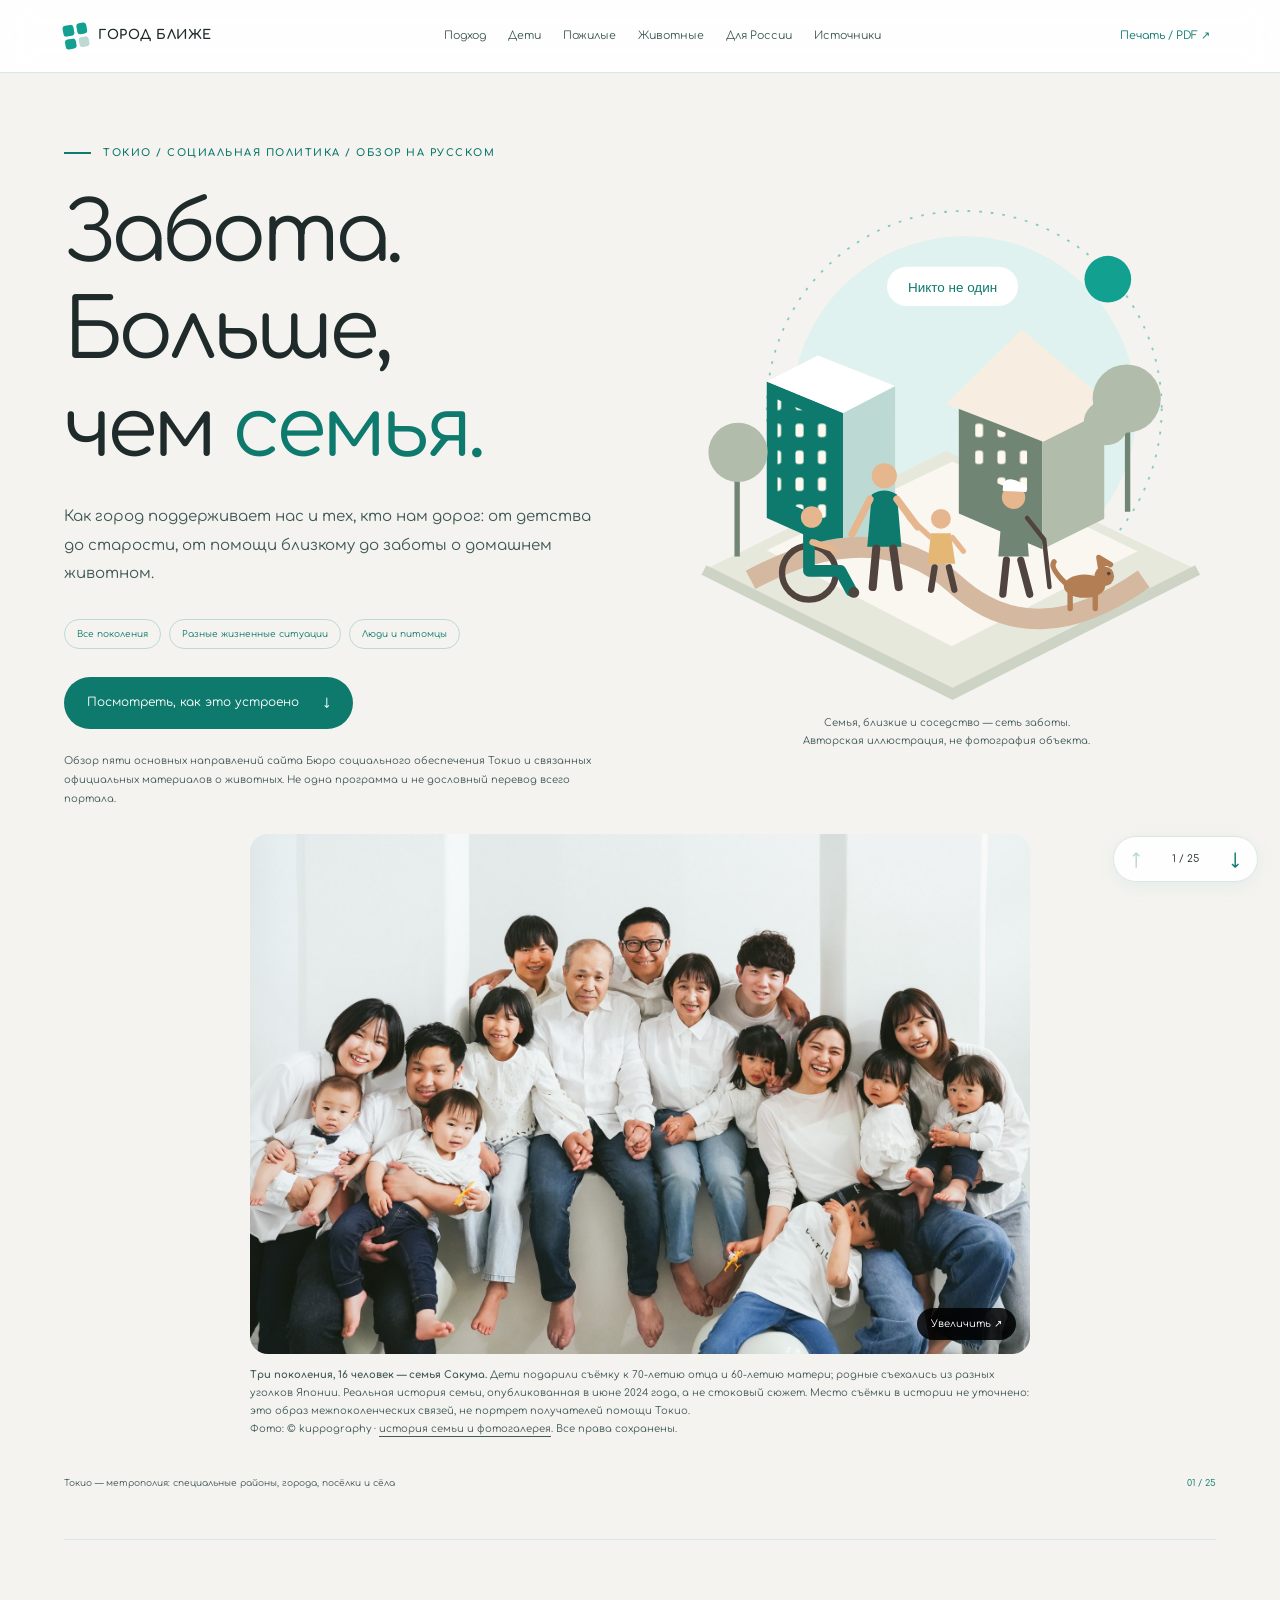
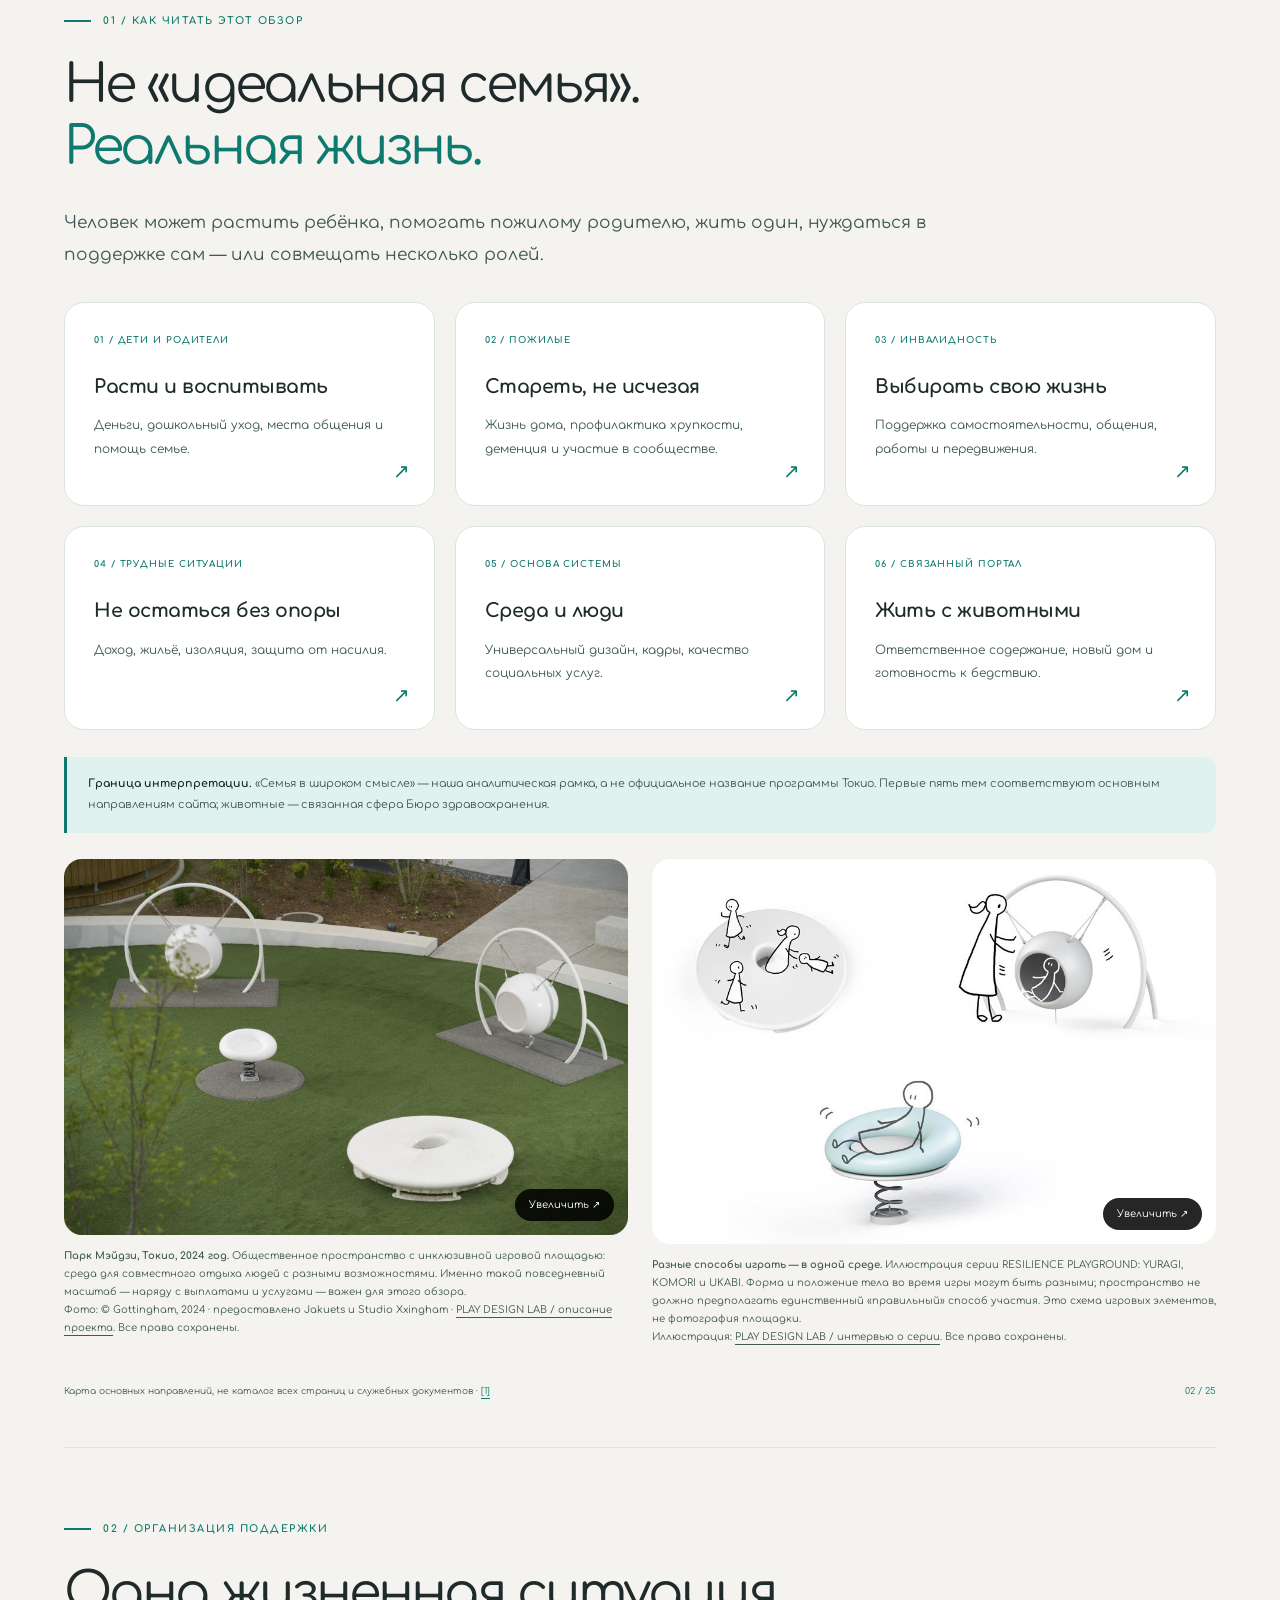
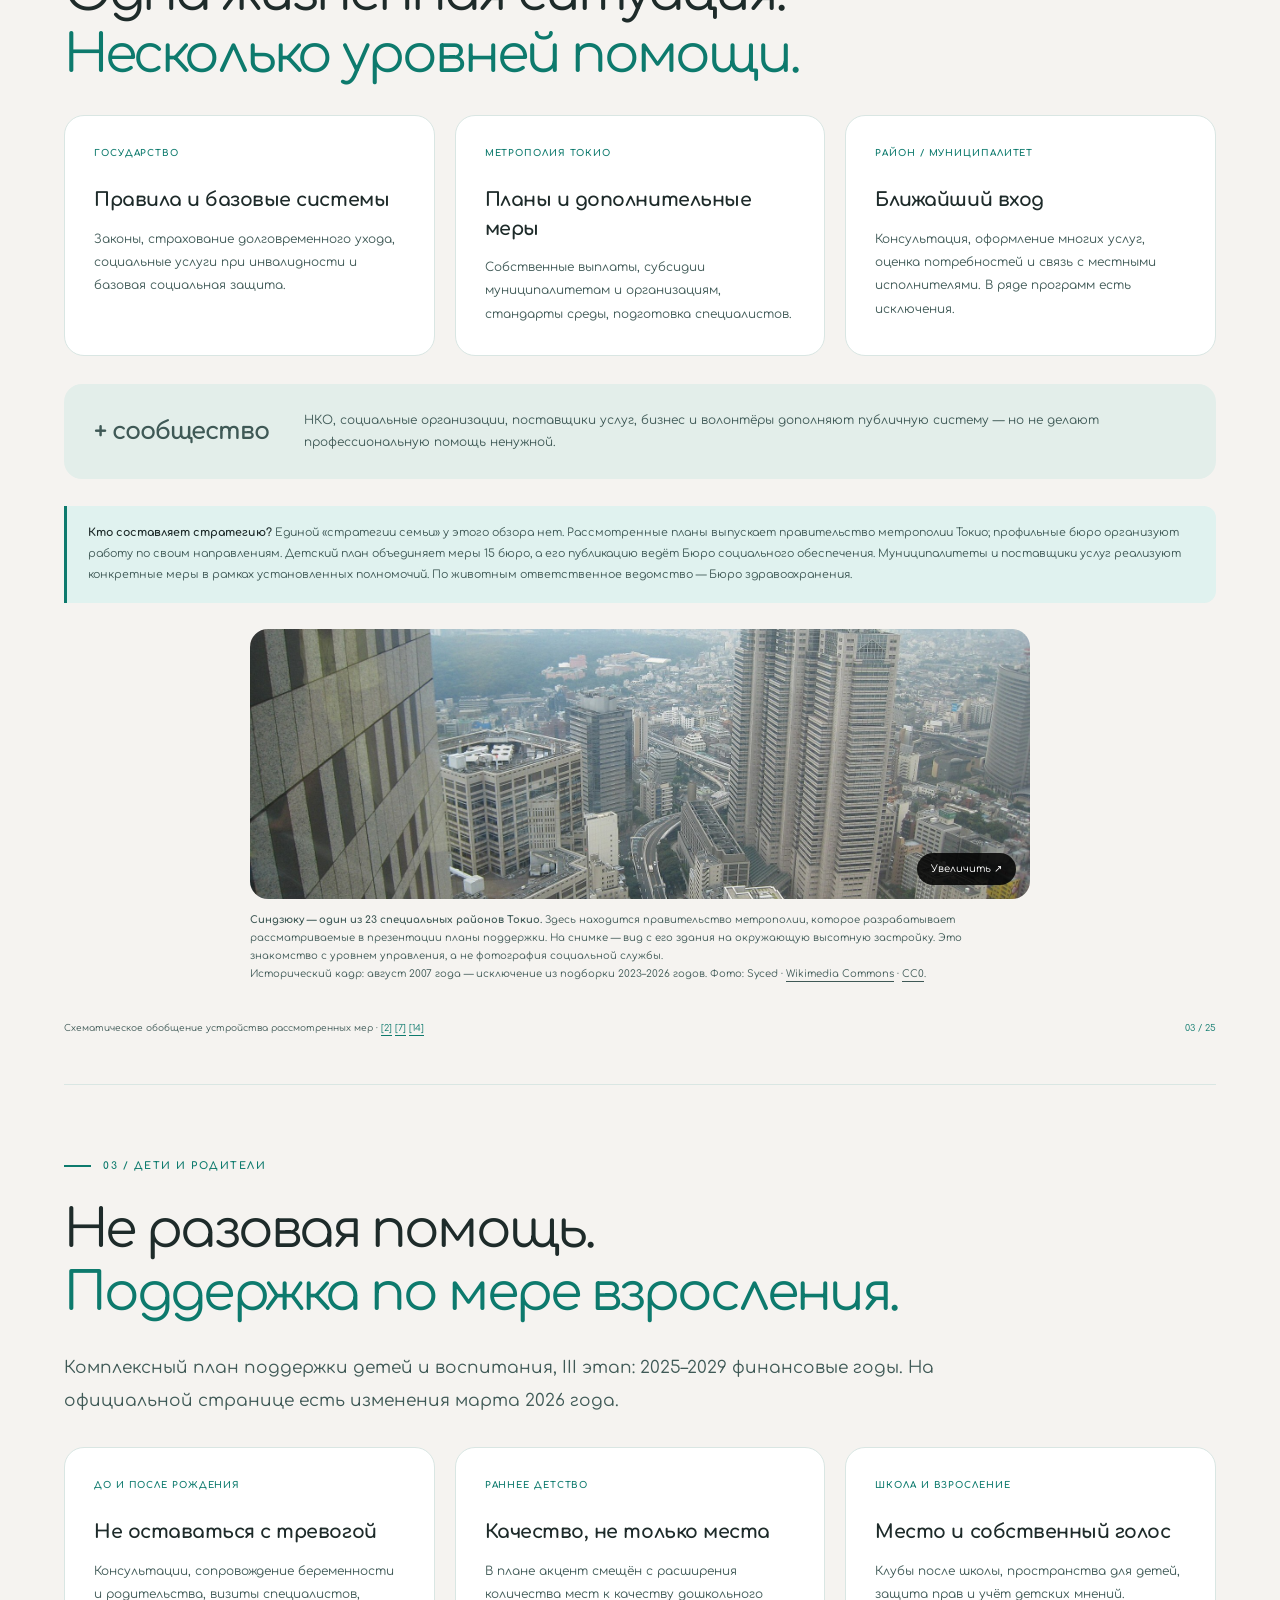
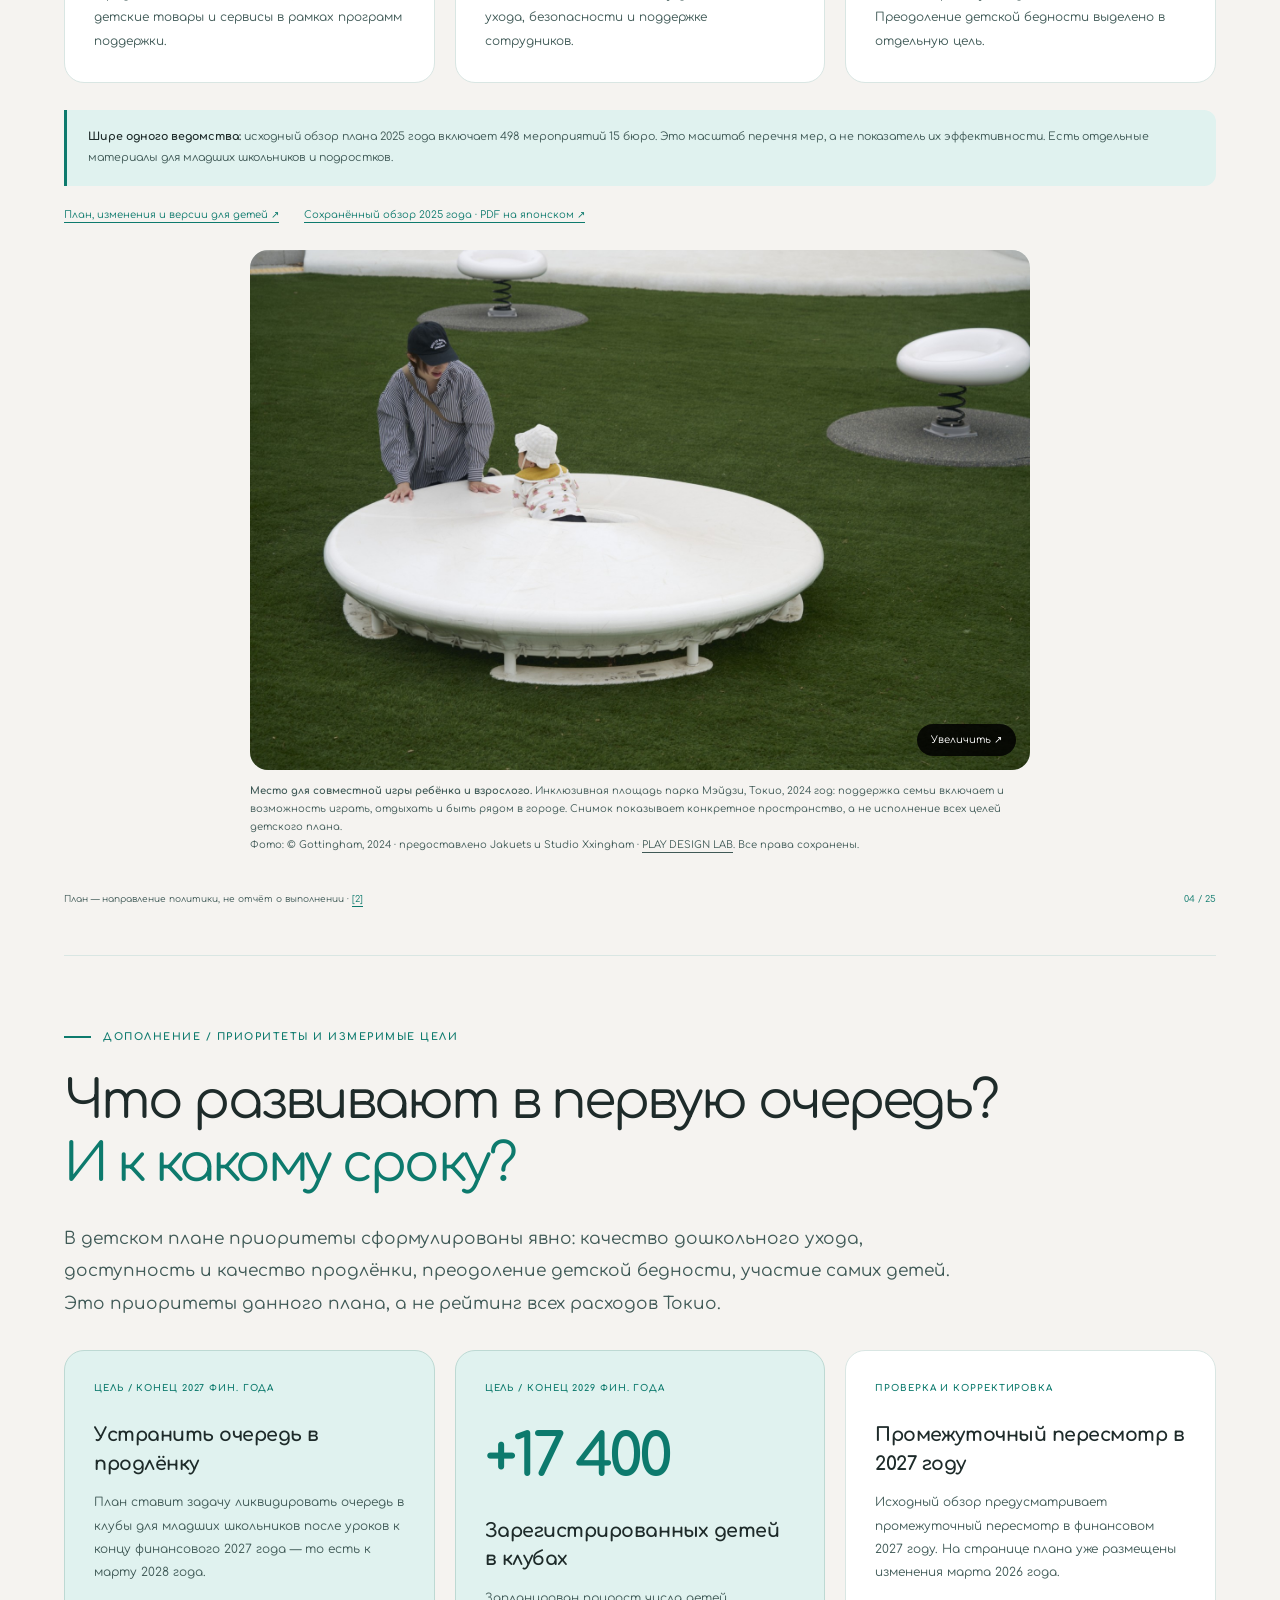
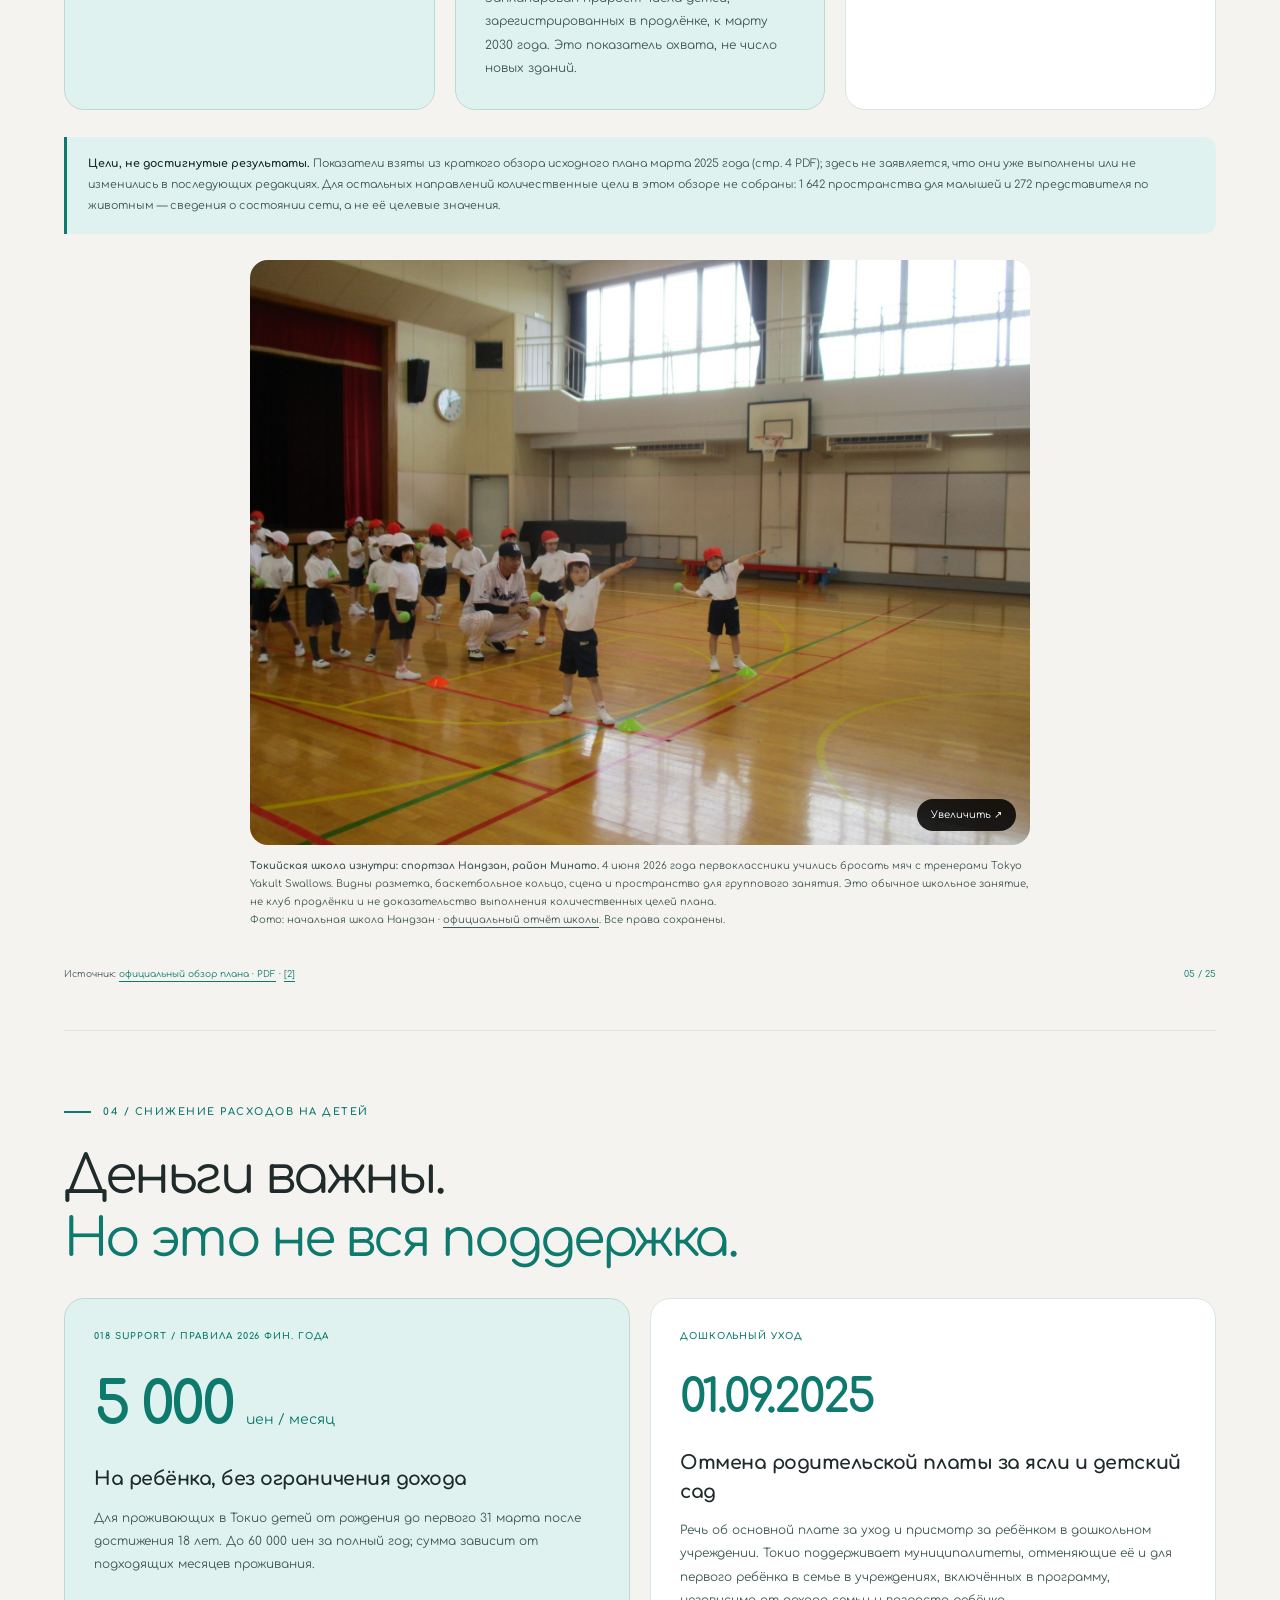
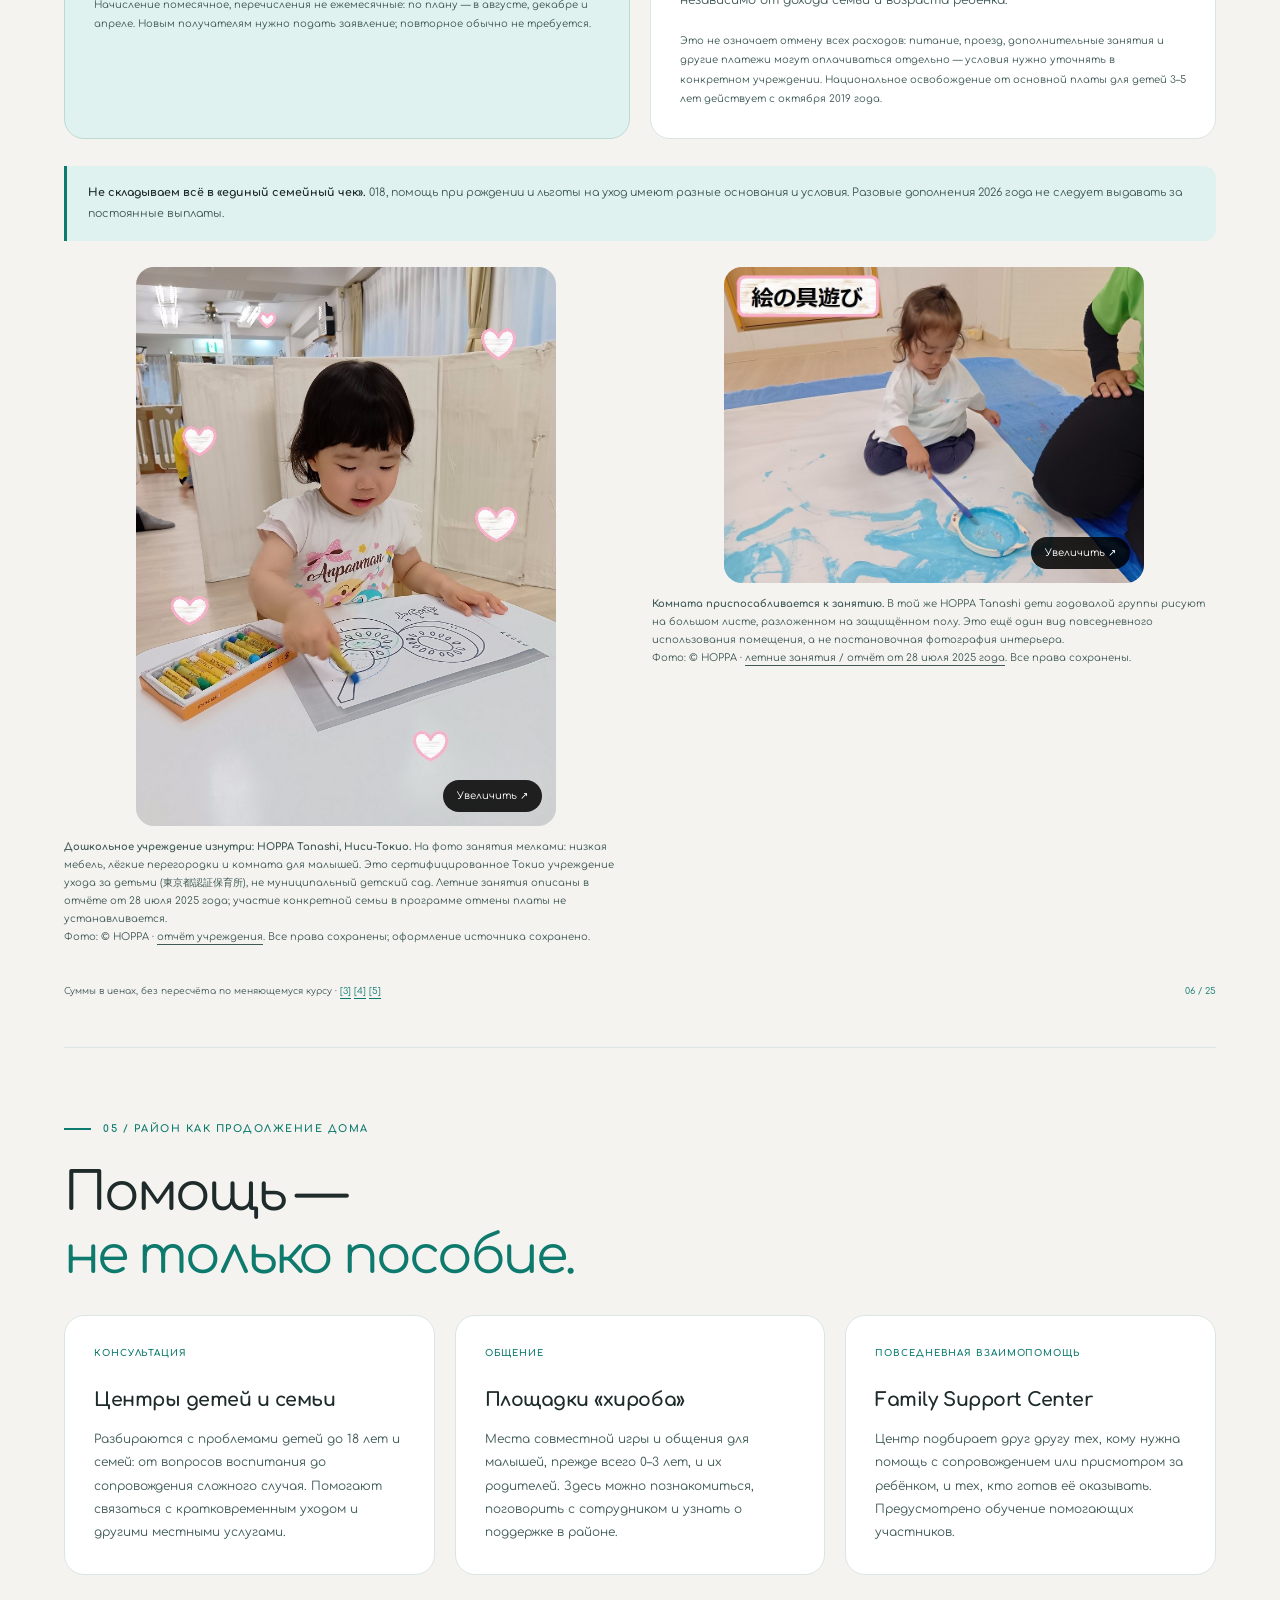
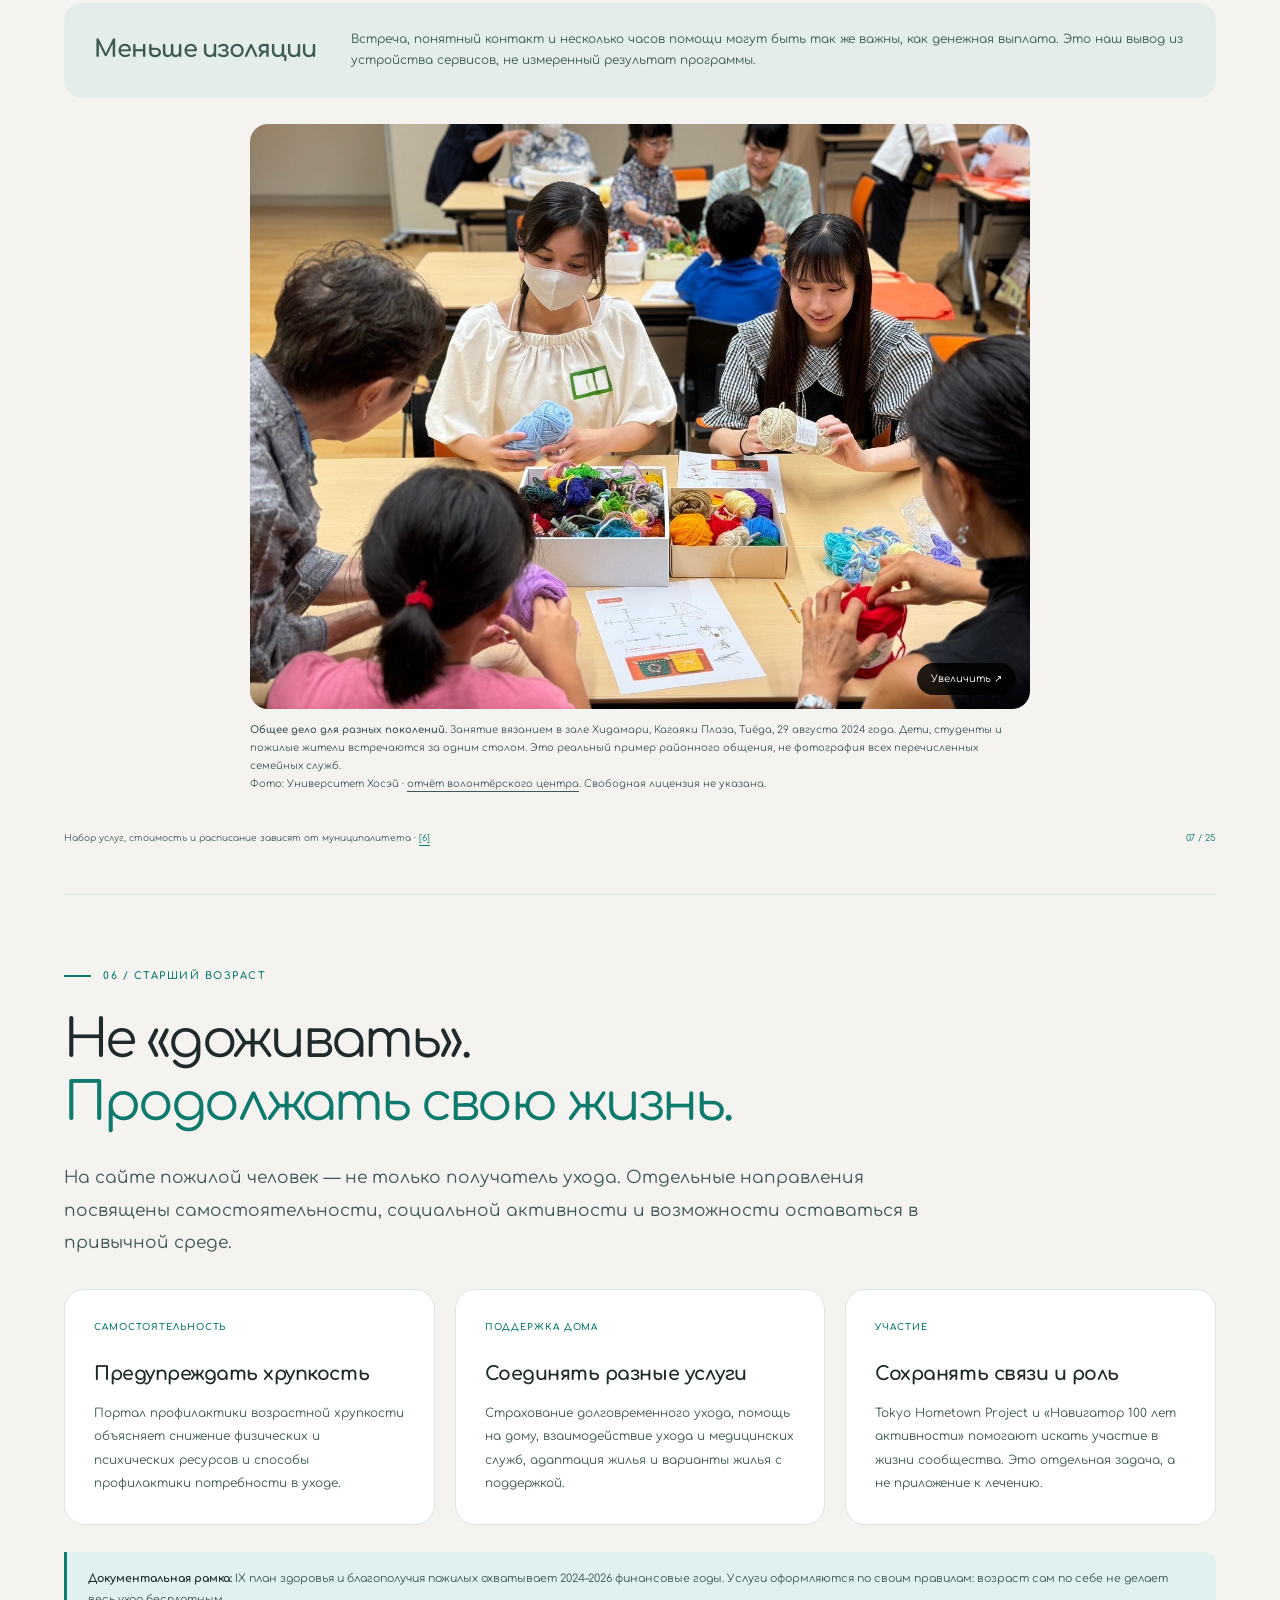
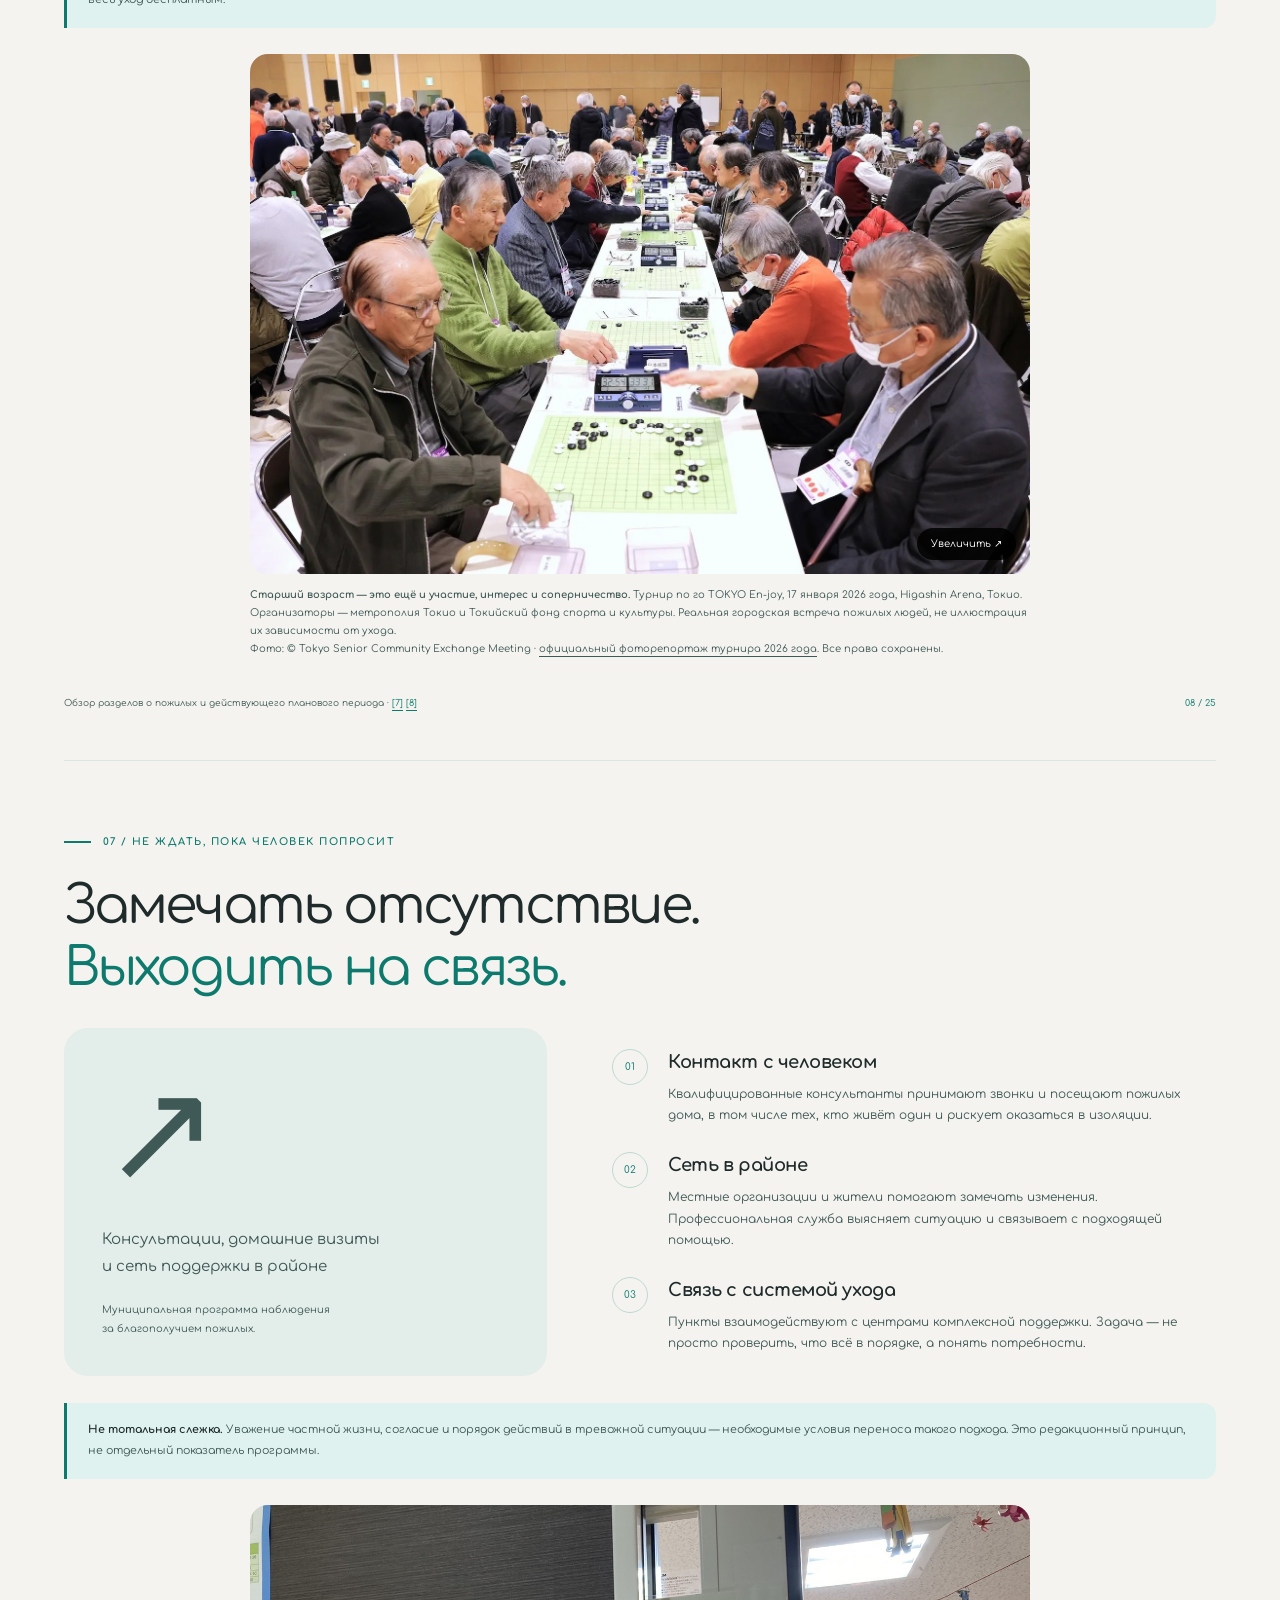
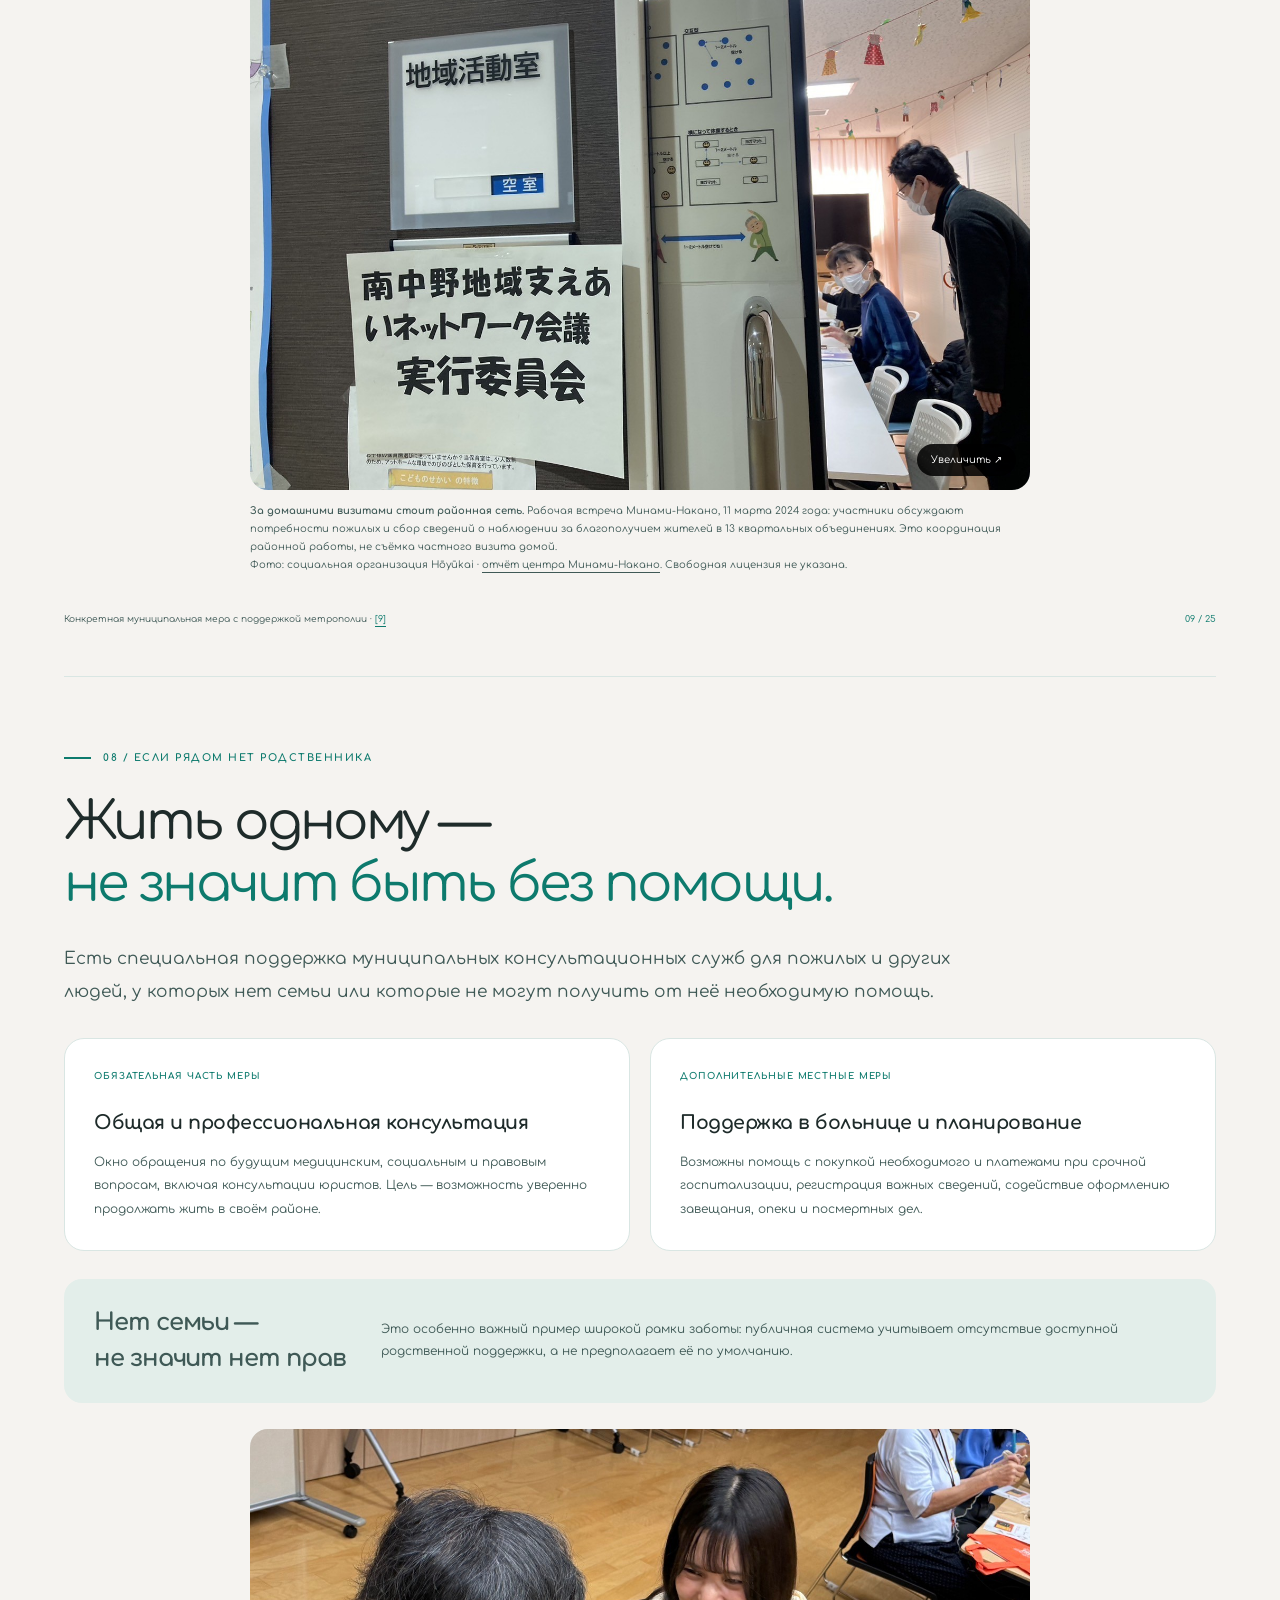
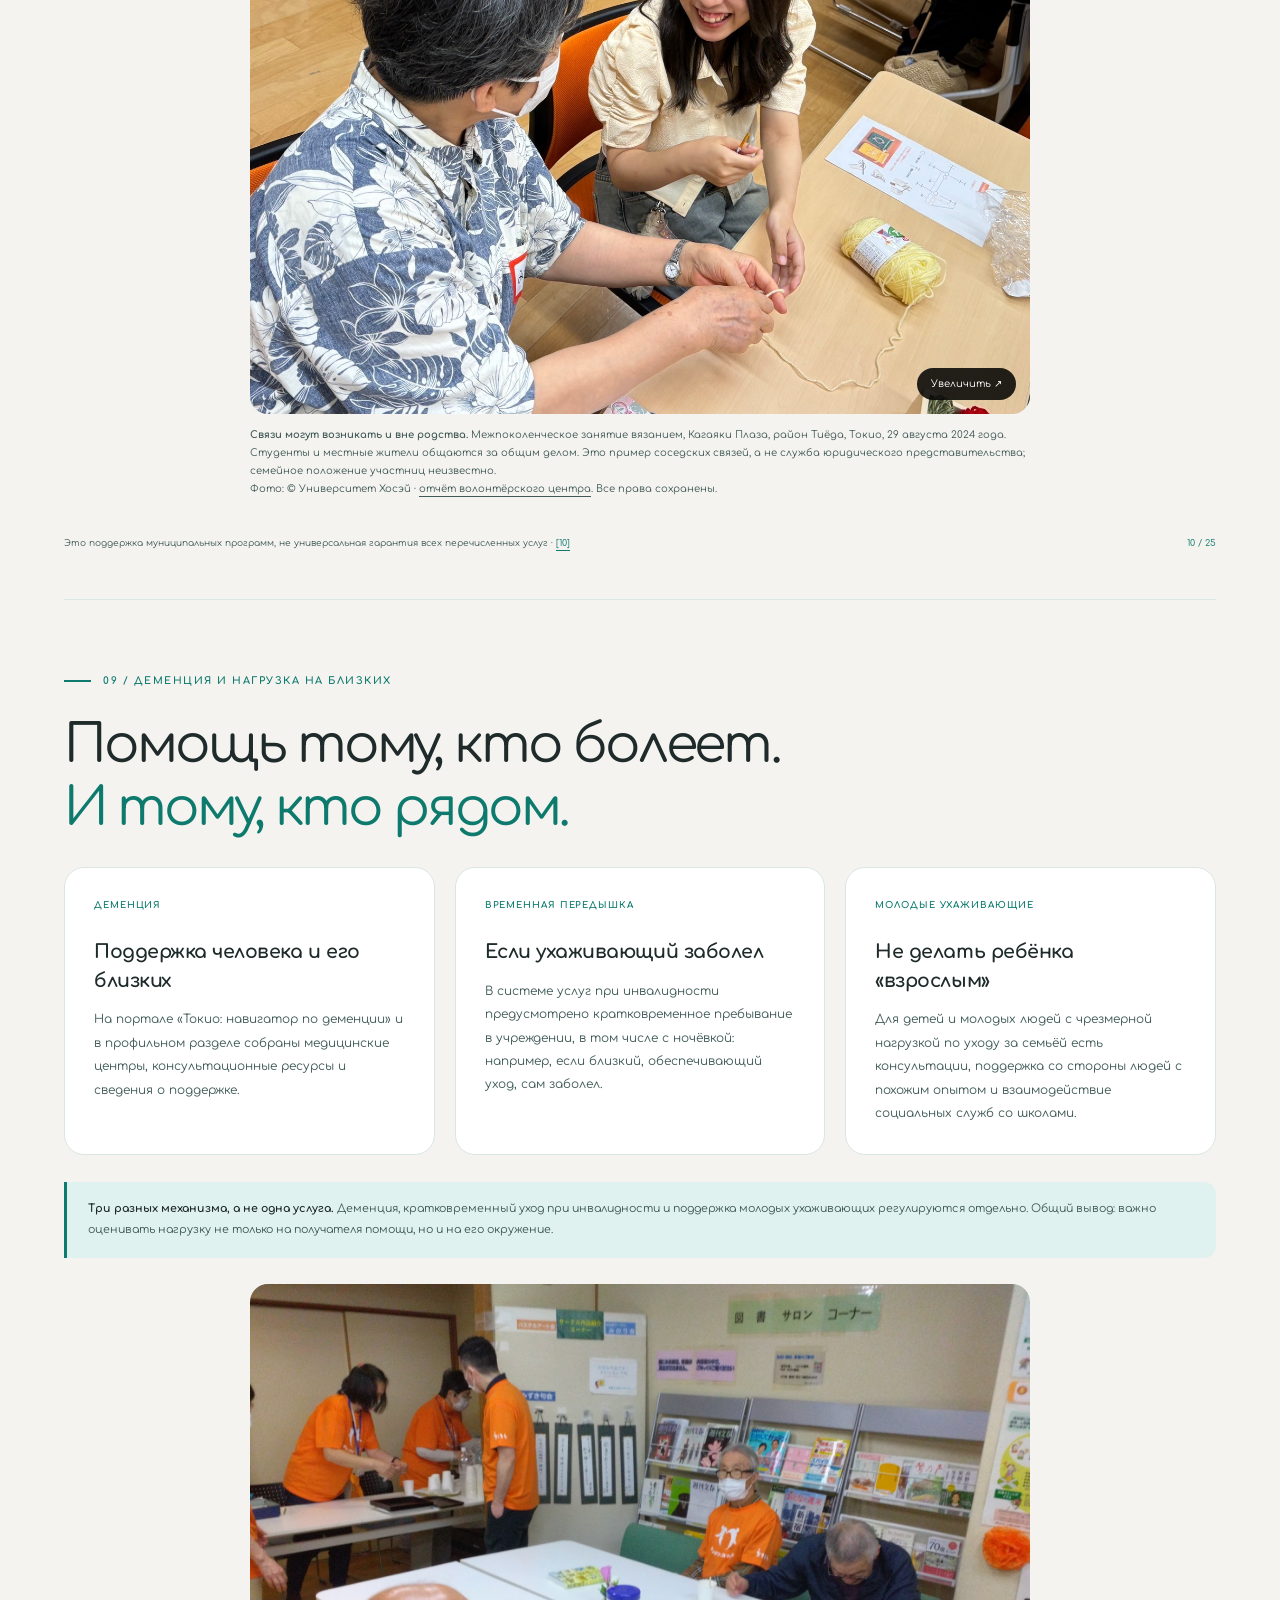
<file: tokyo.html>
<!DOCTYPE html>
<html lang="ru">
<head>
  <meta charset="UTF-8">
  <meta name="viewport" content="width=device-width, initial-scale=1">
  <meta name="theme-color" content="#0d7a6d">
  <meta name="description" content="Как Токио поддерживает людей и их близких: дети, пожилые, люди с инвалидностью, ухаживающие, одинокие жители и домашние животные. Русскоязычный обзор официальных источников.">
  <title>Токио — город заботы · Семья в широком смысле</title>
  <link rel="stylesheet" href="tokyo-assets/tokyo.css">
</head>
<body>
<a class="skip" href="#intro">Перейти к содержанию</a>
<header>
  <div class="bar">
    <a class="brand" href="#intro"><span class="brandmark" aria-hidden="true"><i></i><i></i><i></i><i></i></span> ГОРОД БЛИЖЕ</a>
    <nav aria-label="Разделы презентации"><a href="#map">Подход</a><a href="#children">Дети</a><a href="#older">Пожилые</a><a href="#pets">Животные</a><a href="#lessons">Для России</a><a href="#sources">Источники</a></nav>
    <button class="print" type="button" id="print">Печать / PDF ↗</button>
  </div>
  <div class="progress" aria-hidden="true"></div>
</header>
<main>
  <section class="slide" id="intro" aria-labelledby="title">
    <div class="hero">
      <div>
        <p class="eyebrow">Токио / социальная политика / обзор на русском</p>
        <h1 id="title">Забота.<br>Больше,<br>чем <em>семья.</em></h1>
        <p class="lead">Как город поддерживает нас и тех, кто нам дорог: от детства до старости, от помощи близкому до заботы о домашнем животном.</p>
        <div class="pills"><span>Все поколения</span><span>Разные жизненные ситуации</span><span>Люди и питомцы</span></div>
        <a class="cta" href="#map">Посмотреть, как это устроено <span aria-hidden="true">↓</span></a>
        <p class="small">Обзор пяти основных направлений сайта Бюро социального обеспечения Токио и связанных официальных материалов о животных. Не одна программа и не дословный перевод всего портала.</p>
      </div>
      <figure class="hero-picture">
        <svg viewBox="0 0 600 560" role="img" aria-labelledby="art-title" xmlns="http://www.w3.org/2000/svg">
          <title id="art-title">Авторская иллюстрация: несколько поколений, человек на коляске и собака в общем городском пространстве</title>
          <defs><pattern id="win" width="25" height="30" patternUnits="userSpaceOnUse"><rect x="7" y="7" width="9" height="15" rx="3" fill="#fff8ee"/></pattern></defs>
          <circle cx="320" cy="230" r="192" fill="#e0f2ef"/><circle cx="480" cy="86" r="26" fill="#12a190"/>
          <g fill="none" stroke="#12a190" stroke-width="2" opacity=".5"><circle cx="320" cy="230" r="220" stroke-dasharray="3 10"/></g>
          <path d="M30 410 300 277 580 410 307 548Z" fill="#e6e8dc"/><path d="M30 410 307 548 580 410" fill="none" stroke="#ced4c5" stroke-width="12"/>
          <path d="m100 388 207-99 206 100-207 106Z" fill="#faf7f1"/>
          <g><path d="m100 200 85 35v155l-85-38Z" fill="#0d7a6d"/><path d="m185 235 58-30v155l-58 30Z" fill="#bdd9d3"/><path d="m100 200 57-29 86 34-58 30Z" fill="#fff"/><path d="m112 220 59 25v111l-59-26Z" fill="url(#win)"/></g>
          <g><path d="m314 223 93 37v127l-93-40Z" fill="#718575"/><path d="m407 260 69-34v127l-69 34Z" fill="#b1bcaa"/><path d="m300 225 84-83 102 86-78 39Z" fill="#f7ede1"/><path d="m332 243 58 24v60l-58-24Z" fill="url(#win)"/></g>
          <g stroke="#718575" stroke-width="6"><path d="M502 345V224M67 395V290"/></g><g fill="#b1bcaa"><circle cx="501" cy="219" r="38"/><circle cx="478" cy="246" r="25"/><circle cx="68" cy="279" r="33"/></g>
          <path d="M82 421q140-75 228 5t210-6" fill="none" stroke="#d4b9a0" stroke-width="23"/>
          <g stroke-linecap="round" stroke-linejoin="round">
            <g transform="translate(231 305)"><circle cx="0" cy="0" r="14" fill="#e6b68e"/><path d="M-14 21q14-9 28 0l5 58h-38Z" fill="#0d7a6d"/><path d="m-9 81-4 43m23-43 6 43" stroke="#51433e" stroke-width="9"/><path d="m-16 26-20 39m50-39 23 31" stroke="#e6b68e" stroke-width="8"/></g>
            <g transform="translate(294 353)"><circle r="11" fill="#e6b68e"/><path d="M-11 16h22l5 34h-31Z" fill="#e5b775"/><path d="m-7 54-4 25m20-25 6 25" stroke="#51433e" stroke-width="7"/><path d="m-12 20-23-21m48 22 12 15" stroke="#e6b68e" stroke-width="6"/></g>
            <g transform="translate(375 329)"><circle r="13" fill="#e6b68e"/><path d="M-12-7q-1-17 14-12t12 13" fill="#fff"/><path d="M-13 18h26l4 48h-34Z" fill="#718575"/><path d="m-8 70-4 38m20-38 10 38" stroke="#51433e" stroke-width="8"/><path d="m15 23 19 24 6 53" fill="none" stroke="#51433e" stroke-width="5"/></g>
            <g transform="translate(147 387)"><circle cx="3" cy="-36" r="12" fill="#e6b68e"/><circle cx="0" cy="26" r="30" fill="none" stroke="#51433e" stroke-width="7"/><path d="M0-17v41h35l12 22" fill="none" stroke="#0d7a6d" stroke-width="13"/><path d="M4-8 28 0" stroke="#e6b68e" stroke-width="7"/><circle cx="50" cy="48" r="6" fill="#51433e"/></g>
            <g transform="translate(454 428)" fill="#b37e54"><ellipse cx="0" cy="0" rx="23" ry="13"/><circle cx="22" cy="-11" r="11"/><path d="m18-20-2-12 13 8M-16 8v17M12 8v17" stroke="#b37e54" stroke-width="6"/><path d="M-21-3q-18-18-13-24" fill="none" stroke="#b37e54" stroke-width="6"/><circle cx="27" cy="-14" r="2" fill="#51433e"/></g>
          </g>
          <rect x="234" y="72" width="146" height="44" rx="22" fill="#ffffff"/><text x="307" y="100" text-anchor="middle" font-family="sans-serif" font-size="15" fill="#0d7a6d">Никто не один</text>
        </svg>
        <figcaption>Семья, близкие и соседство — сеть заботы.<br>Авторская иллюстрация, не фотография объекта.</figcaption>
      </figure>
    </div>
    <figure class="photo external-photo full-frame"><a class="photo-open" href="tokyo-assets/family-group-2024.jpg"><img src="tokyo-assets/family-group-2024.jpg" alt="Три поколения семьи Сакума: бабушка, дедушка, их дети и внуки вместе на семейной съёмке 2024 года" loading="lazy"><span class="photo-hint">Увеличить ↗</span></a><figcaption><strong>Три поколения, 16 человек — семья Сакума.</strong> Дети подарили съёмку к 70-летию отца и 60-летию матери; родные съехались из разных уголков Японии. Реальная история семьи, опубликованная в июне 2024 года, а не стоковый сюжет. Место съёмки в истории не уточнено: это образ межпоколенческих связей, не портрет получателей помощи Токио.<br>Фото: © kuppography · <a href="https://www.kuppography.com/blog/240614" target="_blank" rel="noopener noreferrer">история семьи и фотогалерея</a>. Все права сохранены.</figcaption></figure>
    <div class="slide-foot"><span>Токио — метрополия: специальные районы, города, посёлки и сёла</span><span class="slide-number"></span></div>
  </section>

  <section class="slide" id="map">
    <p class="eyebrow">01 / Как читать этот обзор</p>
    <h2>Не «идеальная семья».<br><em>Реальная жизнь.</em></h2>
    <p class="lead">Человек может растить ребёнка, помогать пожилому родителю, жить один, нуждаться в поддержке сам — или совмещать несколько ролей.</p>
    <div class="grid three">
      <a class="card topic" href="#children"><span class="num">01 / ДЕТИ И РОДИТЕЛИ</span><h3>Расти и воспитывать</h3><p>Деньги, дошкольный уход, места общения и помощь семье.</p><span class="arrow">↗</span></a>
      <a class="card topic" href="#older"><span class="num">02 / ПОЖИЛЫЕ</span><h3>Стареть, не исчезая</h3><p>Жизнь дома, профилактика хрупкости, деменция и участие в сообществе.</p><span class="arrow">↗</span></a>
      <a class="card topic" href="#disability"><span class="num">03 / ИНВАЛИДНОСТЬ</span><h3>Выбирать свою жизнь</h3><p>Поддержка самостоятельности, общения, работы и передвижения.</p><span class="arrow">↗</span></a>
      <a class="card topic" href="#hardship"><span class="num">04 / ТРУДНЫЕ СИТУАЦИИ</span><h3>Не остаться без опоры</h3><p>Доход, жильё, изоляция, защита от насилия.</p><span class="arrow">↗</span></a>
      <a class="card topic" href="#city"><span class="num">05 / ОСНОВА СИСТЕМЫ</span><h3>Среда и люди</h3><p>Универсальный дизайн, кадры, качество социальных услуг.</p><span class="arrow">↗</span></a>
      <a class="card topic" href="#pets"><span class="num">06 / СВЯЗАННЫЙ ПОРТАЛ</span><h3>Жить с животными</h3><p>Ответственное содержание, новый дом и готовность к бедствию.</p><span class="arrow">↗</span></a>
    </div>
    <div class="note"><strong>Граница интерпретации.</strong> «Семья в широком смысле» — наша аналитическая рамка, а не официальное название программы Токио. Первые пять тем соответствуют основным направлениям сайта; животные — связанная сфера Бюро здравоохранения.</div>
    <div class="photo-gallery">
      <figure class="photo external-photo full-frame"><a class="photo-open" href="tokyo-assets/meiji-wide-2024.jpg"><img src="tokyo-assets/meiji-wide-2024.jpg" alt="Инклюзивная игровая площадь парка Мэйдзи в Токио, 2024 год" loading="lazy"><span class="photo-hint">Увеличить ↗</span></a><figcaption><strong>Парк Мэйдзи, Токио, 2024 год.</strong> Общественное пространство с инклюзивной игровой площадью: среда для совместного отдыха людей с разными возможностями. Именно такой повседневный масштаб — наряду с выплатами и услугами — важен для этого обзора.<br>Фото: © Gottingham, 2024 · предоставлено Jakuets и Studio Xxingham · <a href="https://playdesign-lab.com/works/6125" target="_blank" rel="noopener noreferrer">PLAY DESIGN LAB / описание проекта</a>. Все права сохранены.</figcaption></figure>
      <figure class="photo external-photo full-frame"><a class="photo-open" href="tokyo-assets/play-elements-diagram.jpg"><img src="tokyo-assets/play-elements-diagram.jpg" alt="Схема трёх игровых элементов RESILIENCE PLAYGROUND: круглая платформа, подвесное кресло-кокон и качалка на пружине" loading="lazy"><span class="photo-hint">Увеличить ↗</span></a><figcaption><strong>Разные способы играть — в одной среде.</strong> Иллюстрация серии RESILIENCE PLAYGROUND: YURAGI, KOMORI и UKABI. Форма и положение тела во время игры могут быть разными; пространство не должно предполагать единственный «правильный» способ участия. Это схема игровых элементов, не фотография площадки.<br>Иллюстрация: <a href="https://playdesign-lab.com/article/5098" target="_blank" rel="noopener noreferrer">PLAY DESIGN LAB / интервью о серии</a>. Все права сохранены.</figcaption></figure>
    </div>
    <div class="slide-foot"><span>Карта основных направлений, не каталог всех страниц и служебных документов · <a href="#s1">[1]</a></span><span class="slide-number"></span></div>
  </section>

  <section class="slide" id="system">
    <p class="eyebrow">02 / Организация поддержки</p>
    <h2>Одна жизненная ситуация.<br><em>Несколько уровней помощи.</em></h2>
    <div class="grid three">
      <article class="card"><span class="num">ГОСУДАРСТВО</span><h3>Правила и базовые системы</h3><p>Законы, страхование долговременного ухода, социальные услуги при инвалидности и базовая социальная защита.</p></article>
      <article class="card"><span class="num">МЕТРОПОЛИЯ ТОКИО</span><h3>Планы и дополнительные меры</h3><p>Собственные выплаты, субсидии муниципалитетам и организациям, стандарты среды, подготовка специалистов.</p></article>
      <article class="card"><span class="num">РАЙОН / МУНИЦИПАЛИТЕТ</span><h3>Ближайший вход</h3><p>Консультация, оформление многих услуг, оценка потребностей и связь с местными исполнителями. В ряде программ есть исключения.</p></article>
    </div>
    <div class="ribbon"><strong>+ сообщество</strong><p>НКО, социальные организации, поставщики услуг, бизнес и волонтёры дополняют публичную систему — но не делают профессиональную помощь ненужной.</p></div>
    <div class="note"><strong>Кто составляет стратегию?</strong> Единой «стратегии семьи» у этого обзора нет. Рассмотренные планы выпускает правительство метрополии Токио; профильные бюро организуют работу по своим направлениям. Детский план объединяет меры 15 бюро, а его публикацию ведёт Бюро социального обеспечения. Муниципалитеты и поставщики услуг реализуют конкретные меры в рамках установленных полномочий. По животным ответственное ведомство — Бюро здравоохранения.</div>
    <figure class="photo external-photo"><a class="photo-open" href="tokyo-assets/photo-city-view.jpg"><img src="tokyo-assets/photo-city-view.jpg" alt="Синдзюку — один из 23 специальных районов Токио; вид со здания правительства метрополии, 2007 год" loading="lazy"><span class="photo-hint">Увеличить ↗</span></a><figcaption><strong>Синдзюку — один из 23 специальных районов Токио.</strong> Здесь находится правительство метрополии, которое разрабатывает рассматриваемые в презентации планы поддержки. На снимке — вид с его здания на окружающую высотную застройку. Это знакомство с уровнем управления, а не фотография социальной службы.<br>Исторический кадр: август 2007 года — исключение из подборки 2023–2026 годов. Фото: Syced · <a href="https://commons.wikimedia.org/wiki/File:August_2007,_view_from_Tokyo_Metropolitan_Government_building_in_Shinjuku_4.jpg" target="_blank" rel="noopener noreferrer">Wikimedia Commons</a> · <a href="https://creativecommons.org/publicdomain/zero/1.0/" target="_blank" rel="noopener noreferrer">CC0</a>.</figcaption></figure>
    <div class="slide-foot"><span>Схематическое обобщение устройства рассмотренных мер · <a href="#s2">[2]</a> <a href="#s7">[7]</a> <a href="#s14">[14]</a></span><span class="slide-number"></span></div>
  </section>

  <section class="slide" id="children">
    <p class="eyebrow">03 / Дети и родители</p>
    <h2>Не разовая помощь.<br><em>Поддержка по мере взросления.</em></h2>
    <p class="lead">Комплексный план поддержки детей и воспитания, III этап: 2025–2029 финансовые годы. На официальной странице есть изменения марта 2026 года.</p>
    <div class="grid three">
      <article class="card"><span class="num">ДО И ПОСЛЕ РОЖДЕНИЯ</span><h3>Не оставаться с тревогой</h3><p>Консультации, сопровождение беременности и родительства, визиты специалистов, детские товары и сервисы в рамках программ поддержки.</p></article>
      <article class="card"><span class="num">РАННЕЕ ДЕТСТВО</span><h3>Качество, не только места</h3><p>В плане акцент смещён с расширения количества мест к качеству дошкольного ухода, безопасности и поддержке сотрудников.</p></article>
      <article class="card"><span class="num">ШКОЛА И ВЗРОСЛЕНИЕ</span><h3>Место и собственный голос</h3><p>Клубы после школы, пространства для детей, защита прав и учёт детских мнений. Преодоление детской бедности выделено в отдельную цель.</p></article>
    </div>
    <div class="note"><strong>Шире одного ведомства:</strong> исходный обзор плана 2025 года включает 498 мероприятий 15 бюро. Это масштаб перечня мер, а не показатель их эффективности. Есть отдельные материалы для младших школьников и подростков.</div>
    <div class="source-line"><a href="https://www.fukushi.metro.tokyo.lg.jp/kodomo/katei/kokosienkeikaku/kokokeikaku0703.html" target="_blank" rel="noopener noreferrer">План, изменения и версии для детей ↗</a><a href="tokyo-assets/plan-overview-ja.pdf" target="_blank" rel="noopener noreferrer">Сохранённый обзор 2025 года · PDF на японском ↗</a></div>
    <figure class="photo external-photo full-frame"><a class="photo-open" href="tokyo-assets/meiji-access-2024.jpg"><img src="tokyo-assets/meiji-access-2024.jpg" alt="Взрослый и ребёнок у круглого игрового элемента в парке Мэйдзи, Токио, 2024 год" loading="lazy"><span class="photo-hint">Увеличить ↗</span></a><figcaption><strong>Место для совместной игры ребёнка и взрослого.</strong> Инклюзивная площадь парка Мэйдзи, Токио, 2024 год: поддержка семьи включает и возможность играть, отдыхать и быть рядом в городе. Снимок показывает конкретное пространство, а не исполнение всех целей детского плана.<br>Фото: © Gottingham, 2024 · предоставлено Jakuets и Studio Xxingham · <a href="https://playdesign-lab.com/works/6125" target="_blank" rel="noopener noreferrer">PLAY DESIGN LAB</a>. Все права сохранены.</figcaption></figure>
    <div class="slide-foot"><span>План — направление политики, не отчёт о выполнении · <a href="#s2">[2]</a></span><span class="slide-number"></span></div>
  </section>

  <section class="slide" id="targets">
    <p class="eyebrow">Дополнение / Приоритеты и измеримые цели</p>
    <h2>Что развивают в первую очередь?<br><em>И к какому сроку?</em></h2>
    <p class="lead">В детском плане приоритеты сформулированы явно: качество дошкольного ухода, доступность и качество продлёнки, преодоление детской бедности, участие самих детей. Это приоритеты данного плана, а не рейтинг всех расходов Токио.</p>
    <div class="grid three">
      <article class="card feature"><span class="num">ЦЕЛЬ / КОНЕЦ 2027 ФИН. ГОДА</span><h3>Устранить очередь в продлёнку</h3><p>План ставит задачу ликвидировать очередь в клубы для младших школьников после уроков к концу финансового 2027 года — то есть к марту 2028 года.</p></article>
      <article class="card feature"><span class="num">ЦЕЛЬ / КОНЕЦ 2029 ФИН. ГОДА</span><div class="stat">+17 400</div><h3>Зарегистрированных детей в клубах</h3><p>Запланирован прирост числа детей, зарегистрированных в продлёнке, к марту 2030 года. Это показатель охвата, не число новых зданий.</p></article>
      <article class="card"><span class="num">ПРОВЕРКА И КОРРЕКТИРОВКА</span><h3>Промежуточный пересмотр в 2027 году</h3><p>Исходный обзор предусматривает промежуточный пересмотр в финансовом 2027 году. На странице плана уже размещены изменения марта 2026 года.</p></article>
    </div>
    <div class="note"><strong>Цели, не достигнутые результаты.</strong> Показатели взяты из краткого обзора исходного плана марта 2025 года (стр. 4 PDF); здесь не заявляется, что они уже выполнены или не изменились в последующих редакциях. Для остальных направлений количественные цели в этом обзоре не собраны: 1 642 пространства для малышей и 272 представителя по животным — сведения о состоянии сети, а не её целевые значения.</div>
    <figure class="photo external-photo full-frame"><a class="photo-open" href="tokyo-assets/nanzan-gym-2026.jpg"><img src="tokyo-assets/nanzan-gym-2026.jpg" alt="Спортзал начальной школы Нандзан в Минато: первоклассники учатся бросать мяч, 4 июня 2026 года" loading="lazy"><span class="photo-hint">Увеличить ↗</span></a><figcaption><strong>Токийская школа изнутри: спортзал Нандзан, район Минато.</strong> 4 июня 2026 года первоклассники учились бросать мяч с тренерами Tokyo Yakult Swallows. Видны разметка, баскетбольное кольцо, сцена и пространство для группового занятия. Это обычное школьное занятие, не клуб продлёнки и не доказательство выполнения количественных целей плана.<br>Фото: начальная школа Нандзан · <a href="https://nanzan-es.minato-tky.ed.jp/plugin/blogs/show/1/6/1903#frame-6" target="_blank" rel="noopener noreferrer">официальный отчёт школы</a>. Все права сохранены.</figcaption></figure>
    <div class="slide-foot"><span>Источник: <a href="tokyo-assets/plan-overview-ja.pdf" target="_blank" rel="noopener noreferrer">официальный обзор плана · PDF</a> · <a href="#s2">[2]</a></span><span class="slide-number"></span></div>
  </section>

  <section class="slide" id="money">
    <p class="eyebrow">04 / Снижение расходов на детей</p>
    <h2>Деньги важны.<br><em>Но это не вся поддержка.</em></h2>
    <div class="grid two">
      <article class="card feature"><span class="num">018 SUPPORT / ПРАВИЛА 2026 ФИН. ГОДА</span><div class="stat">5 000 <span>иен / месяц</span></div><h3>На ребёнка, без ограничения дохода</h3><p>Для проживающих в Токио детей от рождения до первого 31 марта после достижения 18 лет. До 60 000 иен за полный год; сумма зависит от подходящих месяцев проживания.</p><p class="small">Начисление помесячное, перечисления не ежемесячные: по плану — в августе, декабре и апреле. Новым получателям нужно подать заявление; повторное обычно не требуется.</p></article>
      <article class="card"><span class="num">ДОШКОЛЬНЫЙ УХОД</span><div class="stat date">01.09.2025</div><h3>Отмена родительской платы за ясли и детский сад</h3><p>Речь об основной плате за уход и присмотр за ребёнком в дошкольном учреждении. Токио поддерживает муниципалитеты, отменяющие её и для первого ребёнка в семье в учреждениях, включённых в программу, независимо от дохода семьи и возраста ребёнка.</p><p class="small">Это не означает отмену всех расходов: питание, проезд, дополнительные занятия и другие платежи могут оплачиваться отдельно — условия нужно уточнять в конкретном учреждении. Национальное освобождение от основной платы для детей 3–5 лет действует с октября 2019 года.</p></article>
    </div>
    <div class="note"><strong>Не складываем всё в «единый семейный чек».</strong> 018, помощь при рождении и льготы на уход имеют разные основания и условия. Разовые дополнения 2026 года не следует выдавать за постоянные выплаты.</div>
    <div class="photo-gallery preschool-gallery">
      <figure class="photo external-photo full-frame"><a class="photo-open" href="tokyo-assets/hoppa-classroom-2025.jpg"><img src="tokyo-assets/hoppa-classroom-2025.jpg" alt="Комната HOPPA Tanashi в Ниси-Токио: низкий стол для рисования, лёгкие перегородки, окна и светлый пол, лето 2025 года" loading="lazy"><span class="photo-hint">Увеличить ↗</span></a><figcaption><strong>Дошкольное учреждение изнутри: HOPPA Tanashi, Ниси-Токио.</strong> На фото занятия мелками: низкая мебель, лёгкие перегородки и комната для малышей. Это сертифицированное Токио учреждение ухода за детьми (東京都認証保育所), не муниципальный детский сад. Летние занятия описаны в отчёте от 28 июля 2025 года; участие конкретной семьи в программе отмены платы не устанавливается.<br>Фото: © HOPPA · <a href="https://keceg.jp/2025/07/28/楽しい室内活動/" target="_blank" rel="noopener noreferrer">отчёт учреждения</a>. Все права сохранены; оформление источника сохранено.</figcaption></figure>
      <figure class="photo external-photo full-frame"><a class="photo-open" href="tokyo-assets/hoppa-art-2025.jpg"><img src="tokyo-assets/hoppa-art-2025.jpg" alt="Рисование красками на большом листе на полу комнаты HOPPA Tanashi, Ниси-Токио, лето 2025 года" loading="lazy"><span class="photo-hint">Увеличить ↗</span></a><figcaption><strong>Комната приспосабливается к занятию.</strong> В той же HOPPA Tanashi дети годовалой группы рисуют на большом листе, разложенном на защищённом полу. Это ещё один вид повседневного использования помещения, а не постановочная фотография интерьера.<br>Фото: © HOPPA · <a href="https://keceg.jp/2025/07/28/楽しい室内活動/" target="_blank" rel="noopener noreferrer">летние занятия / отчёт от 28 июля 2025 года</a>. Все права сохранены.</figcaption></figure>
    </div>
    <div class="slide-foot"><span>Суммы в иенах, без пересчёта по меняющемуся курсу · <a href="#s3">[3]</a> <a href="#s4">[4]</a> <a href="#s5">[5]</a></span><span class="slide-number"></span></div>
  </section>

  <section class="slide" id="neighbourhood">
    <p class="eyebrow">05 / Район как продолжение дома</p>
    <h2>Помощь —<br><em>не только пособие.</em></h2>
    <div class="grid three">
      <article class="card"><span class="num">КОНСУЛЬТАЦИЯ</span><h3>Центры детей и семьи</h3><p>Разбираются с проблемами детей до 18 лет и семей: от вопросов воспитания до сопровождения сложного случая. Помогают связаться с кратковременным уходом и другими местными услугами.</p></article>
      <article class="card"><span class="num">ОБЩЕНИЕ</span><h3>Площадки «хироба»</h3><p>Места совместной игры и общения для малышей, прежде всего 0–3 лет, и их родителей. Здесь можно познакомиться, поговорить с сотрудником и узнать о поддержке в районе.</p></article>
      <article class="card"><span class="num">ПОВСЕДНЕВНАЯ ВЗАИМОПОМОЩЬ</span><h3>Family Support Center</h3><p>Центр подбирает друг другу тех, кому нужна помощь с сопровождением или присмотром за ребёнком, и тех, кто готов её оказывать. Предусмотрено обучение помогающих участников.</p></article>
    </div>
    <div class="ribbon"><strong>Меньше изоляции</strong><p>Встреча, понятный контакт и несколько часов помощи могут быть так же важны, как денежная выплата. Это наш вывод из устройства сервисов, не измеренный результат программы.</p></div>
    <figure class="photo external-photo full-frame"><a class="photo-open" href="tokyo-assets/knitting-generations-2024.jpg"><img src="tokyo-assets/knitting-generations-2024.jpg" alt="Дети, студенты и пожилые жители на занятии вязанием в Тиёда, 29 августа 2024 года" loading="lazy"><span class="photo-hint">Увеличить ↗</span></a><figcaption><strong>Общее дело для разных поколений.</strong> Занятие вязанием в зале Хидамари, Кагаяки Плаза, Тиёда, 29 августа 2024 года. Дети, студенты и пожилые жители встречаются за одним столом. Это реальный пример районного общения, не фотография всех перечисленных семейных служб.<br>Фото: Университет Хосэй · <a href="https://www.hosei.ac.jp/volunteer/pickup/article-20240919132752/" target="_blank" rel="noopener noreferrer">отчёт волонтёрского центра</a>. Свободная лицензия не указана.</figcaption></figure>
    <div class="slide-foot"><span>Набор услуг, стоимость и расписание зависят от муниципалитета · <a href="#s6">[6]</a></span><span class="slide-number"></span></div>
  </section>

  <section class="slide" id="older">
    <p class="eyebrow">06 / Старший возраст</p>
    <h2>Не «доживать».<br><em>Продолжать свою жизнь.</em></h2>
    <p class="lead">На сайте пожилой человек — не только получатель ухода. Отдельные направления посвящены самостоятельности, социальной активности и возможности оставаться в привычной среде.</p>
    <div class="grid three">
      <article class="card"><span class="num">САМОСТОЯТЕЛЬНОСТЬ</span><h3>Предупреждать хрупкость</h3><p>Портал профилактики возрастной хрупкости объясняет снижение физических и психических ресурсов и способы профилактики потребности в уходе.</p></article>
      <article class="card"><span class="num">ПОДДЕРЖКА ДОМА</span><h3>Соединять разные услуги</h3><p>Страхование долговременного ухода, помощь на дому, взаимодействие ухода и медицинских служб, адаптация жилья и варианты жилья с поддержкой.</p></article>
      <article class="card"><span class="num">УЧАСТИЕ</span><h3>Сохранять связи и роль</h3><p>Tokyo Hometown Project и «Навигатор 100 лет активности» помогают искать участие в жизни сообщества. Это отдельная задача, а не приложение к лечению.</p></article>
    </div>
    <div class="note"><strong>Документальная рамка:</strong> IX план здоровья и благополучия пожилых охватывает 2024–2026 финансовые годы. Услуги оформляются по своим правилам: возраст сам по себе не делает весь уход бесплатным.</div>
    <figure class="photo external-photo full-frame"><a class="photo-open" href="tokyo-assets/senior-go-2026.jpg"><img src="tokyo-assets/senior-go-2026.jpg" alt="Пожилые участники играют в го на турнире TOKYO En-joy, 17 января 2026 года" loading="lazy"><span class="photo-hint">Увеличить ↗</span></a><figcaption><strong>Старший возраст — это ещё и участие, интерес и соперничество.</strong> Турнир по го TOKYO En-joy, 17 января 2026 года, Higashin Arena, Токио. Организаторы — метрополия Токио и Токийский фонд спорта и культуры. Реальная городская встреча пожилых людей, не иллюстрация их зависимости от ухода.<br>Фото: © Tokyo Senior Community Exchange Meeting · <a href="https://www.senior-enjoy.com/report/igo/" target="_blank" rel="noopener noreferrer">официальный фоторепортаж турнира 2026 года</a>. Все права сохранены.</figcaption></figure>
    <div class="slide-foot"><span>Обзор разделов о пожилых и действующего планового периода · <a href="#s7">[7]</a> <a href="#s8">[8]</a></span><span class="slide-number"></span></div>
  </section>

  <section class="slide" id="outreach">
    <p class="eyebrow">07 / Не ждать, пока человек попросит</p>
    <h2>Замечать отсутствие.<br><em>Выходить на связь.</em></h2>
    <div class="split">
      <div class="big-number"><strong aria-hidden="true">↗</strong><span>Консультации, домашние визиты<br>и сеть поддержки в районе</span><small>Муниципальная программа наблюдения<br>за благополучием пожилых.</small></div>
      <div class="steps"><article><span>01</span><div><h3>Контакт с человеком</h3><p>Квалифицированные консультанты принимают звонки и посещают пожилых дома, в том числе тех, кто живёт один и рискует оказаться в изоляции.</p></div></article><article><span>02</span><div><h3>Сеть в районе</h3><p>Местные организации и жители помогают замечать изменения. Профессиональная служба выясняет ситуацию и связывает с подходящей помощью.</p></div></article><article><span>03</span><div><h3>Связь с системой ухода</h3><p>Пункты взаимодействуют с центрами комплексной поддержки. Задача — не просто проверить, что всё в порядке, а понять потребности.</p></div></article></div>
    </div>
    <div class="note"><strong>Не тотальная слежка.</strong> Уважение частной жизни, согласие и порядок действий в тревожной ситуации — необходимые условия переноса такого подхода. Это редакционный принцип, не отдельный показатель программы.</div>
    <figure class="photo external-photo full-frame"><a class="photo-open" href="tokyo-assets/outreach-network-2024.jpg"><img src="tokyo-assets/outreach-network-2024.jpg" alt="Рабочая встреча сети взаимопомощи Минами-Накано, Токио, 11 марта 2024 года" loading="lazy"><span class="photo-hint">Увеличить ↗</span></a><figcaption><strong>За домашними визитами стоит районная сеть.</strong> Рабочая встреча Минами-Накано, 11 марта 2024 года: участники обсуждают потребности пожилых и сбор сведений о наблюдении за благополучием жителей в 13 квартальных объединениях. Это координация районной работы, не съёмка частного визита домой.<br>Фото: социальная организация Hōyūkai · <a href="https://www.foryou.or.jp/corp4/minaminakanohoukatu/blog/detail/12584/" target="_blank" rel="noopener noreferrer">отчёт центра Минами-Накано</a>. Свободная лицензия не указана.</figcaption></figure>
    <div class="slide-foot"><span>Конкретная муниципальная мера с поддержкой метрополии · <a href="#s9">[9]</a></span><span class="slide-number"></span></div>
  </section>

  <section class="slide" id="alone">
    <p class="eyebrow">08 / Если рядом нет родственника</p>
    <h2>Жить одному —<br><em>не значит быть без помощи.</em></h2>
    <p class="lead">Есть специальная поддержка муниципальных консультационных служб для пожилых и других людей, у которых нет семьи или которые не могут получить от неё необходимую помощь.</p>
    <div class="grid two"><article class="card"><span class="num">ОБЯЗАТЕЛЬНАЯ ЧАСТЬ МЕРЫ</span><h3>Общая и профессиональная консультация</h3><p>Окно обращения по будущим медицинским, социальным и правовым вопросам, включая консультации юристов. Цель — возможность уверенно продолжать жить в своём районе.</p></article><article class="card"><span class="num">ДОПОЛНИТЕЛЬНЫЕ МЕСТНЫЕ МЕРЫ</span><h3>Поддержка в больнице и планирование</h3><p>Возможны помощь с покупкой необходимого и платежами при срочной госпитализации, регистрация важных сведений, содействие оформлению завещания, опеки и посмертных дел.</p></article></div>
    <div class="ribbon"><strong>Нет семьи —<br>не значит нет прав</strong><p>Это особенно важный пример широкой рамки заботы: публичная система учитывает отсутствие доступной родственной поддержки, а не предполагает её по умолчанию.</p></div>
    <figure class="photo external-photo full-frame"><a class="photo-open" href="tokyo-assets/knitting-talk-2024.jpg"><img src="tokyo-assets/knitting-talk-2024.jpg" alt="Участницы разных поколений общаются за вязанием в Кагаяки Плаза, Тиёда, 29 августа 2024 года" loading="lazy"><span class="photo-hint">Увеличить ↗</span></a><figcaption><strong>Связи могут возникать и вне родства.</strong> Межпоколенческое занятие вязанием, Кагаяки Плаза, район Тиёда, Токио, 29 августа 2024 года. Студенты и местные жители общаются за общим делом. Это пример соседских связей, а не служба юридического представительства; семейное положение участниц неизвестно.<br>Фото: © Университет Хосэй · <a href="https://www.hosei.ac.jp/volunteer/pickup/article-20240919132752/" target="_blank" rel="noopener noreferrer">отчёт волонтёрского центра</a>. Все права сохранены.</figcaption></figure>
    <div class="slide-foot"><span>Это поддержка муниципальных программ, не универсальная гарантия всех перечисленных услуг · <a href="#s10">[10]</a></span><span class="slide-number"></span></div>
  </section>

  <section class="slide" id="carers">
    <p class="eyebrow">09 / Деменция и нагрузка на близких</p>
    <h2>Помощь тому, кто болеет.<br><em>И тому, кто рядом.</em></h2>
    <div class="grid three">
      <article class="card"><span class="num">ДЕМЕНЦИЯ</span><h3>Поддержка человека и его близких</h3><p>На портале «Токио: навигатор по деменции» и в профильном разделе собраны медицинские центры, консультационные ресурсы и сведения о поддержке.</p></article>
      <article class="card"><span class="num">ВРЕМЕННАЯ ПЕРЕДЫШКА</span><h3>Если ухаживающий заболел</h3><p>В системе услуг при инвалидности предусмотрено кратковременное пребывание в учреждении, в том числе с ночёвкой: например, если близкий, обеспечивающий уход, сам заболел.</p></article>
      <article class="card"><span class="num">МОЛОДЫЕ УХАЖИВАЮЩИЕ</span><h3>Не делать ребёнка «взрослым»</h3><p>Для детей и молодых людей с чрезмерной нагрузкой по уходу за семьёй есть консультации, поддержка со стороны людей с похожим опытом и взаимодействие социальных служб со школами.</p></article>
    </div>
    <div class="note"><strong>Три разных механизма, а не одна услуга.</strong> Деменция, кратковременный уход при инвалидности и поддержка молодых ухаживающих регулируются отдельно. Общий вывод: важно оценивать нагрузку не только на получателя помощи, но и на его окружение.</div>
    <figure class="photo external-photo full-frame"><a class="photo-open" href="tokyo-assets/community-cafe-2024.jpg"><img src="tokyo-assets/community-cafe-2024.jpg" alt="Кафе Китасуна сабо на мероприятии Orange Festival в Кото, весна 2024 года" loading="lazy"><span class="photo-hint">Увеличить ↗</span></a><figcaption><strong>Кафе вместо изоляции.</strong> «Китасуна сабо» на Orange Festival в районе Кото: жители группового дома вместе с сотрудниками участвовали в работе кафе и общении с соседями. Отчёт опубликован 13 апреля 2024 года, о прошедшем весеннем событии. Не приписываем отдельным людям на фото диагноз; это не услуга временной замены ухода.<br>Фото: Hōyūkai · <a href="https://www.foryou.or.jp/corp2/jotofureai/blog/detail/15066/" target="_blank" rel="noopener noreferrer">репортаж центра Дзёто</a>. Свободная лицензия не указана.</figcaption></figure>
    <div class="slide-foot"><span>У кратковременного ухода есть критерии доступа и процедура назначения · <a href="#s11">[11]</a> <a href="#s12">[12]</a> <a href="#s13">[13]</a></span><span class="slide-number"></span></div>
  </section>

  <section class="slide" id="disability">
    <p class="eyebrow">10 / Люди с инвалидностью</p>
    <h2>Не только уход.<br><em>Возможность выбирать.</em></h2>
    <div class="grid two">
      <article class="card"><span class="num">ДОМ И ПОВСЕДНЕВНОСТЬ</span><h3>Жить в сообществе</h3><p>Помощь дома, сопровождение при передвижении, поддержка самостоятельной жизни, групповые дома и помощь при переходе из учреждения к жизни в районе.</p></article>
      <article class="card"><span class="num">РАБОТА И УЧАСТИЕ</span><h3>Не один маршрут для всех</h3><p>Подготовка к трудоустройству, разные формы поддерживаемой занятости и сопровождение после выхода на работу. Учитываются возможности и предпочтения человека.</p></article>
      <article class="card"><span class="num">ОБЩЕНИЕ</span><h3>Доступность информации</h3><p>На сайте есть направления, связанные с жестовым языком и информационной коммуникацией, а также обучение специалистов поддержки.</p></article>
      <article class="card"><span class="num">ПРАВА</span><h3>Защита от дискриминации</h3><p>Отдельные консультационные каналы по дискриминации и жестокому обращению. Вопрос не сводится к выдаче пособия или выбору учреждения.</p></article>
    </div>
    <div class="note">Это обзор категорий услуг. Право на конкретную услугу, объём поддержки и собственные расходы определяются отдельно; обращение обычно начинается в муниципалитете.</div>
    <figure class="photo external-photo full-frame"><a class="photo-open" href="tokyo-assets/wheelog-asakusa-2024.jpg"><img src="tokyo-assets/wheelog-asakusa-2024.jpg" alt="Участник обследования доступности заезжает в магазин на электроколяске, Асакуса, 26 октября 2024 года" loading="lazy"><span class="photo-hint">Увеличить ↗</span></a><figcaption><strong>Участники WheeLog! сами проверяют, можно ли заехать в обычный магазин.</strong> Асакуса, 26 октября 2024 года. НКО WheeLog! организовала совместное обследование: команды организаторов и участников проезжали маршруты на колясках, проверяли доступность заведений, обсуждали препятствия и вносили сведения в приложение. Это не внешний осмотр отдельной исследовательской группой: доступность испытывали на практике, с участием пользователей колясок. При этом не все участники обязательно имели инвалидность. Это общественная инициатива, не официальный государственный аудит и не подтверждение получения человеком государственных услуг.<br>Фото: NPO WheeLog! · <a href="https://wheelog.com/hp/archives/31258" target="_blank" rel="noopener noreferrer">репортаж об обследовании</a>. Свободная лицензия не указана; размытие лиц сохранено из источника.</figcaption></figure>
    <div class="slide-foot"><span>Национальная система услуг и меры Токио представлены на одном портале · <a href="#s12">[12]</a> <a href="#s14">[14]</a></span><span class="slide-number"></span></div>
  </section>

  <section class="slide" id="invisible">
    <p class="eyebrow">11 / Потребность не всегда видна</p>
    <h2>Не выглядит уязвимым.<br><em>Всё равно нужна помощь.</em></h2>
    <div class="split"><div class="principle"><span aria-hidden="true">↔</span><p>Не требовать<br>«доказать внешностью»<br>свою потребность.</p></div><div><h3>Help Mark — понятный сигнал окружающим</h3><p>Метка сообщает, что человеку могут быть нужны помощь и внимание, даже если это незаметно. Среди примеров на официальной странице — протезы, внутренние нарушения, редкие заболевания и ранняя беременность.</p><ul class="list"><li><strong>В транспорте</strong>Уступить место: внешне здоровому человеку может быть трудно долго стоять.</li><li><strong>На станции или в магазине</strong>Предложить помощь, если человек испытывает трудности.</li><li><strong>При бедствии</strong>Помочь с безопасной эвакуацией с учётом ситуации.</li></ul></div></div>
    <div class="note"><strong>Не удостоверение и не диагноз.</strong> Это средство сообщить о потребности в поддержке, а не автоматическое право на все льготы. Иллюстрация слева — наша схема принципа, не изображение официальной метки.</div>
    <figure class="photo external-photo full-frame compact-frame"><a class="photo-open" href="tokyo-assets/helpmark-event-2023.jpg"><img src="tokyo-assets/helpmark-event-2023.jpg" alt="Стенд Help Mark на фестивале Коэндзи, Токио, 28–29 октября 2023 года" loading="lazy"><span class="photo-hint">Увеличить ↗</span></a><figcaption><strong>Объяснить знак до того, как понадобится помощь.</strong> Информирование о Help Mark и Help Card на фестивале Коэндзи, Сугинами, 28–29 октября 2023 года. Здесь показана именно кампания о метке, а не другой элемент доступности. Участие посетителя не означает наличия заболевания.<br>Фото и источник: метрополия Токио · <a href="https://www.fukushi1.metro.tokyo.lg.jp/helpmarkforcompany/pr/2023/202310.html" target="_blank" rel="noopener noreferrer">официальный отчёт</a>. Свободная лицензия не указана; исходный кадр небольшого размера.</figcaption></figure>
    <div class="slide-foot"><span>Help Mark появился в Токио в 2012 году; национальный стандарт JIS — с 20 июля 2017 года · <a href="#s15">[15]</a></span><span class="slide-number"></span></div>
  </section>

  <section class="slide" id="hardship">
    <p class="eyebrow">12 / Доход, жильё и социальная изоляция</p>
    <h2>Кризис не обязан<br><em>стать обрывом всей жизни.</em></h2>
    <div class="grid three"><article class="card"><span class="num">НЕ ХВАТАЕТ СРЕДСТВ</span><h3>Разобрать ситуацию целиком</h3><p>Система поддержки людей в трудном материальном положении объединяет консультацию, индивидуальный план, подготовку к работе и, в зависимости от территории, помощь с бюджетом и повседневной жизнью.</p></article><article class="card"><span class="num">ПОД УГРОЗОЙ ЖИЛЬЁ</span><h3>Удержать опору</h3><p>При выполнении условий предусмотрены временная помощь с арендой, а в определённых обстоятельствах — расходы на переезд для улучшения семейного бюджета.</p></article><article class="card"><span class="num">ЧЕЛОВЕК ЗАМКНУЛСЯ ДОМА</span><h3>Несколько способов контакта</h3><p>Сеть поддержки при хикикомори принимает обращения по телефону, электронной почте, при визите и на дому. Есть онлайн-консультации с людьми, имеющими подобный опыт, и их близкими.</p></article></div>
    <div class="note"><strong>Не смешиваем системы.</strong> Помощь при материальных трудностях и социальная помощь для обеспечения минимального уровня жизни — отдельные механизмы. Дополнительные услуги и критерии назначения различаются.</div>
    <figure class="photo external-photo full-frame compact-frame"><a class="photo-open" href="tokyo-assets/food-pantry-2024.jpg"><img src="tokyo-assets/food-pantry-2024.jpg" alt="Пакеты продуктовой помощи Tokyo YMCA, декабрь 2024 года" loading="lazy"><span class="photo-hint">Увеличить ↗</span></a><figcaption><strong>Практическая помощь в трудный период.</strong> Продуктовые наборы Tokyo YMCA: с 14 декабря 2024 года их распределяли в центрах Тоётё и Кото для 21 семьи. Это благотворительная акция, а не государственное пособие на аренду и не вся система помощи при бедности. Год события указан в тексте отчёта, несмотря на «2025» в имени файла.<br>Фото: Tokyo YMCA · <a href="https://tokyo.ymca.or.jp/20260715_old_ymcaorjp/news/2024/12/20241224-24.html" target="_blank" rel="noopener noreferrer">отчёт от 24 декабря 2024 года</a>. Все права сохранены.</figcaption></figure>
    <div class="slide-foot"><span>Помощь ориентирована не только на семьи с детьми · <a href="#s16">[16]</a> <a href="#s17">[17]</a></span><span class="slide-number"></span></div>
  </section>

  <section class="slide" id="safety">
    <p class="eyebrow">13 / Когда внутри семьи небезопасно</p>
    <h2>Близость —<br><em>не оправдание насилия.</em></h2>
    <p class="lead">Широкая семейная политика должна учитывать, что родственные отношения могут быть не только источником поддержки, но и источником угрозы.</p>
    <div class="grid three"><article class="card"><span class="num">ДЕТИ И РОДИТЕЛИ</span><h3>Можно начать с переписки</h3><p>Консультации для родителей и детей через LINE помогают говорить о конфликтах, усталости и трудностях воспитания. Работают специалисты; это не круглосуточный экстренный чат.</p></article><article class="card"><span class="num">НАСИЛИЕ ПАРТНЁРА</span><h3>Отдельный путь защиты</h3><p>На сайте выделены консультации по домашнему насилию и помощь женщинам в трудных обстоятельствах. Это не вопрос «примирить семью любой ценой».</p></article><article class="card"><span class="num">ПОЖИЛЫЕ И ИНВАЛИДНОСТЬ</span><h3>Защита независимо от возраста</h3><p>Есть отдельные направления предотвращения жестокого обращения и защиты прав, включая обращения о нарушениях в учреждениях.</p></article></div>
    <div class="note">Обзор не является инструкцией для экстренной ситуации. Актуальные каналы, часы работы и правила конфиденциальности следует смотреть в первоисточниках; при угрозе жизни нужны местные экстренные службы.</div>
    <figure class="photo external-photo"><a class="photo-open" href="tokyo-assets/photo-harumi-library.jpg"><img src="tokyo-assets/photo-harumi-library.jpg" alt="Библиотека Харуми, Токио, февраль 2025 года" loading="lazy"><span class="photo-hint">Увеличить ↗</span></a><figcaption>Библиотека Харуми, Токио, февраль 2025 года. Контекст публичной инфраструктуры; это не кризисный центр, не убежище и не адрес помощи при насилии.<br>Фото: Eugene Ormandy · <a href="https://commons.wikimedia.org/wiki/File:Harumi_Library,_Tokyo,_Japan_20250216_1.jpg" target="_blank" rel="noopener noreferrer">Wikimedia Commons</a> · <a href="https://creativecommons.org/publicdomain/zero/1.0/" target="_blank" rel="noopener noreferrer">CC0</a>.</figcaption></figure>
    <div class="slide-foot"><span>Формулировки заголовков — редакционные; наличие каналов подтверждено порталом · <a href="#s18">[18]</a> <a href="#s11">[11]</a> <a href="#s14">[14]</a></span><span class="slide-number"></span></div>
  </section>

  <section class="slide" id="pets">
    <p class="eyebrow">14 / Домашние животные · связанный официальный портал</p>
    <h2>Те, кто рядом.<br><em>Не только люди.</em></h2>
    <p class="lead">Забота о питомце пересекается с жизнью человека: здоровьем, переездом, возрастом, потерей поддержки. В Токио вопросы животных ведёт Бюро здравоохранения, а не Бюро социального обеспечения.</p>
    <div class="grid three"><article class="card"><span class="num">НОВЫЙ ДОМ</span><h3>«Ван-нян Токио»</h3><p>Официальный сайт объясняет, как принять собаку или кошку из числа спасённых животных и что нужно знать, чтобы жить вместе долго. Участвуют консультационный центр и волонтёрские организации.</p></article><article class="card"><span class="num">ЕСЛИ БОЛЬШЕ НЕ СПРАВЛЯЕШЬСЯ</span><h3>Не оставаться без совета</h3><p>Есть консультации, если человек больше не может содержать собаку или кошку. Центр может дать рекомендации по поиску нового владельца и направить к помогающим организациям.</p></article><article class="card"><span class="num">ПОМОЩЬ В СООБЩЕСТВЕ</span><h3>Уполномоченные волонтёры</h3><p>Токио назначает местных представителей по благополучию животных. Они консультируют о содержании и помогают просвещению, защите животных и поиску хозяев.</p></article></div>
    <div class="note"><strong>272 представителя</strong> — по данным на конец мая 2026 года. Это волонтёрская сеть, не штат инспекторов. Консультация не означает гарантированного бесплатного пожизненного содержания животного.</div>
    <figure class="photo external-photo full-frame compact-frame"><a class="photo-open" href="tokyo-assets/pet-drill-kita-2025.jpg"><img src="tokyo-assets/pet-drill-kita-2025.jpg" alt="Жители с собаками на занятии по эвакуации в Хигаси-Табата, Кита, 15 июня 2025 года" loading="lazy"><span class="photo-hint">Увеличить ↗</span></a><figcaption><strong>Питомец — часть повседневной ответственности семьи.</strong> Занятие для владельцев и собак в Хигаси-Табата, район Кита, 15 июня 2025 года. Около 20 жителей и 20 собак участвовали в учениях и лекции ветеринара. Это подготовка к бедствию, не передача животных новым хозяевам.<br>Фото: район Кита · <a href="https://www.city.kita.lg.jp/city-information/pr/1011994/1019941/1020101.html" target="_blank" rel="noopener noreferrer">официальный репортаж</a>. Свободная лицензия не указана; источник публикует небольшой кадр.</figcaption></figure>
    <div class="source-line"><a href="https://wannyan.metro.tokyo.lg.jp/" target="_blank" rel="noopener noreferrer">Официальный портал «Ван-нян Токио» ↗</a></div>
    <div class="slide-foot"><span>Животные включены в нашу широкую рамку заботы, но относятся к другой ведомственной сфере · <a href="#s19">[19]</a> <a href="#s20">[20]</a></span><span class="slide-number"></span></div>
  </section>

  <section class="slide" id="disaster-context">
    <p class="eyebrow">Контекст / Почему животные появились в планах эвакуации</p>
    <h2>Землетрясение, тайфун, наводнение.<br><em>Если дома оставаться опасно.</em></h2>
    <p class="lead">Здесь «эвакуация с животными» — уход владельца вместе с питомцем из опасного места при бедствии. Это не обычный переезд и не отдельная служба вывоза домашних животных.</p>
    <div class="grid three">
      <article class="card"><span class="num">2011 / ЗЕМЛЕТРЯСЕНИЕ И ЦУНАМИ</span><h3>Проблема стала массовой</h3><p>Великое восточно-японское землетрясение и авария на АЭС привели к масштабной эвакуации. По объяснению Минприроды Японии, и жителям, и властям было трудно организовать помощь питомцам. На основе этого опыта в 2013 году выпустили национальное руководство.</p></article>
      <article class="card"><span class="num">2016 → 2018 / УРОКИ КУМАМОТО</span><h3>Помогать не только животным</h3><p>Землетрясение Кумамото 2016 года показало необходимость лучше принимать людей с питомцами и координировать помощь между территориями. В 2018 году руководство переработали и назвали «Противодействие бедствиям для людей и домашних животных».</p></article>
      <article class="card"><span class="num">НЕ ТОЛЬКО ЗЕМЛЕТРЯСЕНИЯ</span><h3>Заранее знать свой риск</h3><p>Материалы Минприроды рассматривают также ветровые и водные бедствия. При тайфуне или угрозе затопления маршрут и место временного размещения нужно продумать заранее — исходя из местных предупреждений и правил муниципалитета.</p></article>
    </div>
    <div class="note"><strong>Почему нужны специальные правила?</strong> Животные могут потеряться при разлуке с владельцем; в убежищах необходимо учитывать аллергию, страх животных, гигиену и стресс самих питомцев. Совместный уход из опасной зоны — не обещание совместного проживания в общей комнате. Главный приоритет — безопасность людей; возвращаться в опасный дом за животным нельзя считать обязательной частью этой рекомендации.</div>
    <div class="source-line"><a href="https://www.env.go.jp/press/105427.html" target="_blank" rel="noopener noreferrer">Минприроды: почему руководство пересмотрели в 2018 году ↗</a><a href="https://www.env.go.jp/nature/dobutsu/aigo/1_law/disaster.html" target="_blank" rel="noopener noreferrer">Официальные рекомендации и история мер ↗</a></div>
    <figure class="photo external-photo full-frame"><a class="photo-open" href="tokyo-assets/pet-drill-chuo-2025.jpg"><img src="tokyo-assets/pet-drill-chuo-2025.jpg" alt="Учебная зона для размещения животных с клетками и переноской, район Тюо, 2025 год" loading="lazy"><span class="photo-hint">Увеличить ↗</span></a><figcaption><strong>От пережитых бедствий — к подготовке мест приёма.</strong> Учебная зона размещения питомцев на тренировке в районе Тюо, 2025 год; отчёт опубликован 11 декабря 2025 года. Клетки, переноска и отделённое место помогают объяснить организацию приёма. Это учения, не последствия реального бедствия и не обещание одинакового оборудования во всех убежищах.<br>Фото: Всеяпонская ассоциация профессионального образования в сфере животных (SAE) · <a href="https://www.propet.jp/archives/10634" target="_blank" rel="noopener noreferrer">отчёт организаторов</a>. Все права сохранены.</figcaption></figure>
    <div class="slide-foot"><span>Общенациональная история объясняет контекст рекомендаций Токио; это не история одной городской программы · <a href="#s25">[25]</a></span><span class="slide-number"></span></div>
  </section>

  <section class="slide" id="pet-safety">
    <p class="eyebrow">15 / Эвакуация с животными</p>
    <h2>При бедствии: уйти в безопасное место.<br><em>По возможности — вместе с питомцем.</em></h2>
    <p class="lead">Например, если жильё повреждено землетрясением или району угрожает наводнение. Сначала обеспечить безопасность людей, затем действовать по местному плану эвакуации; не каждое бедствие требует ухода из безопасного дома.</p>
    <div class="split"><div><div class="big-number compact"><strong>5–7</strong><span>дней — запас корма и воды,<br>который хозяин готовит заранее</span><small>Власти рекомендуют владельцам обеспечить<br>минимум 5 дней, желательно 7.</small></div><p class="small">Это собственный домашний аварийный запас, а не гарантированная государственная выдача. Отдельно нужно подготовить постоянные лекарства и расходные материалы, а также переноску, поводок, сведения о здоровье и фотографию питомца.</p></div><div class="steps"><article><span>01</span><div><h3>Сначала — безопасность человека</h3><p>Без неё невозможно защитить животное. Заранее проверить маршрут, место эвакуации и запасной вариант временного размещения.</p></div></article><article><span>02</span><div><h3>Хозяин готовится до бедствия</h3><p>Владелец сам собирает корм, воду и необходимые питомцу вещи. Идентификация, забота о здоровье и привычка к переноске помогают безопасному перемещению и снижают стресс.</p></div></article><article><span>03</span><div><h3>Понимать ограничения убежища</h3><p>Эвакуация вместе с животным не означает размещение с ним в одной комнате. Действуют правила конкретного пункта; нельзя рассчитывать, что там обязательно будет подходящий корм или лекарство.</p></div></article></div></div>
    <div class="note"><strong>Не универсальное «всегда уходить с питомцем».</strong> Официальная страница учитывает ситуацию: если дом безопасен и возможен регулярный уход, есть и другие варианты. Нужно заранее знать ограничения места эвакуации.</div>
    <figure class="photo external-photo full-frame"><a class="photo-open" href="tokyo-assets/pet-preparedness-2025.jpg"><img src="tokyo-assets/pet-preparedness-2025.jpg" alt="Семьи слушают объяснение эвакуации с питомцами в школе Харуми-ниси, Тюо, 2025 год" loading="lazy"><span class="photo-hint">Увеличить ↗</span></a><figcaption><strong>Подготовка — дело всей семьи и соседей.</strong> Занятие в школе Харуми-ниси, район Тюо, 2025 год; репортаж от 11 декабря 2025 года. Правила объясняли семьям с детьми, в том числе жителям без питомцев. Это обучение до бедствия; запас корма и воды владельцы всё равно готовят сами.<br>Фото: SAE · <a href="https://www.propet.jp/archives/10634" target="_blank" rel="noopener noreferrer">репортаж об учениях</a>. Все права сохранены.</figcaption></figure>
    <div class="slide-foot"><span>Рекомендации Бюро здравоохранения Токио · <a href="#s21">[21]</a></span><span class="slide-number"></span></div>
  </section>

  <section class="slide" id="city">
    <p class="eyebrow">16 / Инфраструктура повседневной заботы</p>
    <h2>Право выйти из дома.<br><em>И пользоваться городом.</em></h2>
    <div class="grid two"><article class="card"><span class="num">УНИВЕРСАЛЬНЫЙ ДИЗАЙН</span><h3>Не только пандус</h3><p>Раздел городской доступности включает регламент и руководство по оборудованию объектов, визуальной информации, устройству магазинов и туалетов с учётом разных пользователей.</p><p class="small">Есть руководство по проектированию с участием самих пользователей. На портале размещена редакция руководства по объектам от сентября 2026 года.</p></article><article class="card feature"><span class="num">«АКАТЯН ФУРАТТО» / НА 28.10.2026</span><div class="stat">1 642 <span>места</span></div><h3>Покормить и переодеть малыша</h3><p>Зарегистрированные пространства для кормления и смены подгузников в публичных и частных объектах. Предусмотрены требования к оборудованию, навигации и удобству родителей разного пола.</p><p class="small">Это число зарегистрированных объектов, а не доказательство равномерной доступности во всех районах. Адреса есть в таблице и на карте.</p></article></div>
    <div class="ribbon"><strong>Среда — тоже услуга</strong><p>Консультация не заменяет доступный туалет. Пособие не заменяет возможность выйти на улицу с коляской. Это общий вывод для проектирования города.</p></div>
    <figure class="photo external-photo full-frame"><a class="photo-open" href="tokyo-assets/knitting-room-2024.jpg"><img src="tokyo-assets/knitting-room-2024.jpg" alt="Интерьер зала Хидамари в Кагаяки Плаза: люди разных поколений за общими столами, Токио, 2024 год" loading="lazy"><span class="photo-hint">Увеличить ↗</span></a><figcaption><strong>Инфраструктура заботы изнутри.</strong> Зал Хидамари на первом этаже Кагаяки Плаза, Тиёда, 29 августа 2024 года. Пространство используется для межпоколенческого занятия: важны не только стены, но и возможность прийти, сесть за общий стол и участвовать. Наличие комнаты кормления или всех элементов универсального дизайна по этому кадру не устанавливается.<br>Фото: © Университет Хосэй · <a href="https://www.hosei.ac.jp/volunteer/pickup/article-20240919132752/" target="_blank" rel="noopener noreferrer">отчёт о занятии</a>. Все права сохранены.</figcaption></figure>
    <div class="slide-foot"><span>Доступность связывает потребности детей, пожилых и людей с инвалидностью · <a href="#s22">[22]</a> <a href="#s23">[23]</a></span><span class="slide-number"></span></div>
  </section>

  <section class="slide" id="workforce">
    <p class="eyebrow">17 / Кто делает заботу возможной</p>
    <h2>За каждым сервисом —<br><em>человек, который работает.</em></h2>
    <div class="grid three"><article class="card"><span class="num">ПРИВЛЕЧЬ</span><h3>Вход в профессию</h3><p>На портале есть меры содействия занятости в уходе, поддержка обучения и получения квалификации, привлечение и адаптация работников.</p></article><article class="card"><span class="num">УДЕРЖАТЬ</span><h3>Условия и жильё</h3><p>Отдельные программы направлены на улучшение положения работников ухода, поддержку проживания и аренды жилья. Условия зависят от программы и работодателя.</p></article><article class="card"><span class="num">ПОДДЕРЖАТЬ КАЧЕСТВО</span><h3>Обучение и организация</h3><p>Повышение квалификации, оценка услуг, цифровые инструменты и снижение административной нагрузки. Технология рассматривается рядом с кадровой работой, а не вместо неё.</p></article></div>
    <div class="note"><strong>Что важно увидеть на сайте целиком:</strong> значительная его часть адресована организациям и специалистам. Социальная политика — это не только обещания жителю, но и подготовка исполнителей, финансирование, правила и контроль.</div>
    <figure class="photo external-photo"><a class="photo-open" href="tokyo-assets/photo-university-library.jpg"><img src="tokyo-assets/photo-university-library.jpg" alt="Токийская библиотека Университета Сюкутоку, 2025 год" loading="lazy"><span class="photo-hint">Увеличить ↗</span></a><figcaption>Токийская библиотека Университета Сюкутоку, январь 2025 года. Контекст образования; её связь с перечисленными кадровыми программами не установлена.<br>Фото: Asanagi · <a href="https://commons.wikimedia.org/wiki/File:Shukutoku_University_Tokyo_Library_2025-01-13.jpg" target="_blank" rel="noopener noreferrer">Wikimedia Commons</a> · <a href="https://creativecommons.org/publicdomain/zero/1.0/" target="_blank" rel="noopener noreferrer">CC0</a>.</figcaption></figure>
    <div class="slide-foot"><span>Вывод из разделов кадров и социальной инфраструктуры · <a href="#s24">[24]</a> <a href="#s1">[1]</a></span><span class="slide-number"></span></div>
  </section>

  <section class="slide" id="surprises">
    <p class="eyebrow">Дополнение / Что удивило</p>
    <h2>Забота начинается там,<br><em>где обычно говорят «дело семьи».</em></h2>
    <p class="lead">Наши впечатления от изученных материалов — не официальный рейтинг программ и не доказательство превосходства Токио над другими городами.</p>
    <div class="grid three">
      <article class="card"><span class="num">01 / НЕТ ДОСТУПНЫХ РОДСТВЕННИКОВ</span><h3>Это отдельная задача системы</h3><p>Удивило, что помощь людям без родственной поддержки выделена явно: от правовой консультации до бытовых вопросов при госпитализации. Не предполагается, что «кто-нибудь из семьи обязательно решит».</p><a href="#alone">Пример: помощь без родственников →</a></article>
      <article class="card"><span class="num">02 / НЕВИДИМАЯ НАГРУЗКА</span><h3>Замечают тех, кто ухаживает</h3><p>Поддержка молодых ухаживающих показывает: забота ребёнка о близком может стать чрезмерной обязанностью. Важно помочь всей ситуации, а не только похвалить самостоятельность ребёнка.</p><a href="#carers">Пример: поддержка ухаживающих →</a></article>
      <article class="card"><span class="num">03 / ПИТОМЕЦ В ПЛАНЕ ПОМОЩИ</span><h3>Не второстепенная деталь</h3><p>Консультации при невозможности содержать животное и карточка экстренной связи напоминают: питомец зависит от человека и влияет на его решения в кризисе.</p><a href="#pets">Пример: жизнь с животными →</a></article>
    </div>
    <figure class="photo external-photo"><a class="photo-open" href="tokyo-assets/photo-children-library.jpg"><img src="tokyo-assets/photo-children-library.jpg" alt="Токийская детская библиотека, Накано, апрель 2024 года" loading="lazy"><span class="photo-hint">Увеличить ↗</span></a><figcaption>Токийская детская библиотека, Накано, апрель 2024 года. Контекст местной инфраструктуры, не исполнитель всех перечисленных мер.<br>Фото: Asanagi · <a href="https://commons.wikimedia.org/wiki/File:Tokyo_Children%27s_Library_2024-04-14.jpg" target="_blank" rel="noopener noreferrer">Wikimedia Commons</a> · <a href="https://creativecommons.org/publicdomain/zero/1.0/" target="_blank" rel="noopener noreferrer">CC0</a>.</figcaption></figure>
    <div class="slide-foot"><span>Авторская рефлексия на основе источников <a href="#s10">[10]</a>, <a href="#s13">[13]</a>, <a href="#s19">[19]</a></span><span class="slide-number"></span></div>
  </section>

  <section class="slide" id="lessons">
    <p class="eyebrow">18 / Что полезно российским городам</p>
    <h2>Переносить не суммы.<br><em>Переносить логику заботы.</em></h2>
    <p class="lead">Далее — авторские выводы для обсуждения, не рекомендации правительства Токио и не доказательство готовности модели к прямому копированию.</p>
    <div class="grid three"><article class="card"><span class="num">01</span><h3>Семья — не фильтр доступа</h3><p>Проектировать помощь и для людей без родственников, и для тех, чьи близкие не могут обеспечить уход.</p></article><article class="card"><span class="num">02</span><h3>Одна дверь, не один ответ</h3><p>Понятная районная консультация должна соединять человека с разными службами, не подменяя их все собой.</p></article><article class="card"><span class="num">03</span><h3>Беречь ухаживающих</h3><p>Оценивать нагрузку на близких, замечать детей с чрезмерными обязанностями, предусматривать временную замену ухода.</p></article><article class="card"><span class="num">04</span><h3>Общение — инфраструктура</h3><p>Создавать доступные места встреч и маршруты возвращения в сообщество, а не бороться с изоляцией только выплатами.</p></article><article class="card"><span class="num">05</span><h3>Учитывать питомца</h3><p>В консультациях и планировании чрезвычайных ситуаций спрашивать, кто позаботится о животном, если хозяин не сможет.</p></article><article class="card"><span class="num">06</span><h3>Не забывать исполнителя</h3><p>Считать стоимость устойчивой работы службы: людей, обучения, помещений и координации, а не только открытия объекта.</p></article></div>
    <figure class="photo external-photo full-frame"><a class="photo-open" href="tokyo-assets/senior-esports-2026.jpg"><img src="tokyo-assets/senior-esports-2026.jpg" alt="Пожилые участницы играют в музыкальную видеоигру на турнире в Токио, 21 февраля 2026 года" loading="lazy"><span class="photo-hint">Увеличить ↗</span></a><figcaption><strong>Переносить принцип участия, а не конкретную игру.</strong> Турнир TOKYO En-joy, Токийский спортивный дворец, 21 февраля 2026 года. Новые форматы досуга позволяют старшим жителям пробовать новое и встречаться. Это пример для обсуждения, не доказательство лечебного эффекта и не готовый российский проект.<br>Фото: официальный сайт TOKYO En-joy · <a href="https://www.senior-enjoy.com/report/esports/" target="_blank" rel="noopener noreferrer">фоторепортаж 2026 года</a>. Свободная лицензия не указана; маркировка игры и правообладателя сохранена.</figcaption></figure>
    <div class="slide-foot"><span>Для переноса нужны проверка законодательства, бюджета и реальных местных потребностей</span><span class="slide-number"></span></div>
  </section>

  <section class="slide" id="pilot">
    <p class="eyebrow">19 / От наблюдения к городскому проекту</p>
    <h2>Не обещать «всё всем».<br><em>Проверить один маршрут.</em></h2>
    <div class="journey"><article><span>СИТУАЦИЯ</span><h3>Пожилого человека госпитализировали</h3><p>Он живёт один. Есть питомец. У родственника — работа и ребёнок.</p></article><b aria-hidden="true">→</b><article><span>СВЯЗЬ</span><h3>Один координатор ситуации</h3><p>Выяснить потребности, согласие, доступные службы и безопасный порядок действий.</p></article><b aria-hidden="true">→</b><article><span>ПОДДЕРЖКА</span><h3>Согласованный план</h3><p>Уход после выписки, бытовая помощь, контакт с близкими и решение по животному.</p></article></div>
    <div class="note"><strong>Это авторский сценарий пилота, а не описание единой работающей службы Токио.</strong> В источниках соответствующие механизмы существуют раздельно; их автоматическая координация и гарантированное размещение питомца не подтверждены.</div>
    <div class="grid three metrics"><article><h3>Скорость</h3><p>Время от первого обращения до понятного плана помощи.</p></article><article><h3>Нагрузка</h3><p>Сколько обращений пришлось сделать человеку и его близким.</p></article><article><h3>Результат</h3><p>Оказана ли нужная помощь, сохранился ли контакт после выписки.</p></article></div>
    <figure class="photo external-photo full-frame"><a class="photo-open" href="tokyo-assets/care-network-2024.jpg"><img src="tokyo-assets/care-network-2024.jpg" alt="Встреча организаторов кафе поддержки при деменции в Сэтагая, 22 июля 2024 года" loading="lazy"><span class="photo-hint">Увеличить ↗</span></a><figcaption><strong>От идеи — к совместной работе исполнителей.</strong> Встреча организаторов кафе поддержки при деменции, Сэтагая, Токио, 22 июля 2024 года. Участники обсуждали трудности работы и развитие местных площадок. Такой обмен опытом близок логике проектирования; предлагаемый здесь пилот не является проектом этой встречи.<br>Фото и источник: Центр поддержки жизни дома при деменции района Сэтагая · <a href="https://setagaya-ninsapo.jp/news/022064.html" target="_blank" rel="noopener noreferrer">отчёт о встрече</a>. Свободная лицензия не указана.</figcaption></figure>
    <div class="slide-foot"><span>Предлагаемые показатели пилота, не официальные метрики Токио</span><span class="slide-number"></span></div>
  </section>

  <section class="slide" id="questions">
    <p class="eyebrow">Проверка / Шесть вопросов к презентации</p>
    <h2>На что мы ответили?<br><em>И где остаются границы?</em></h2>
    <div class="grid two question-grid">
      <article class="card"><span class="num">01 / КТО СОСТАВЛЯЕТ И РЕАЛИЗУЕТ?</span><p><a href="#system">Устройство системы</a>: правительство Токио и профильные бюро; реализация — также муниципалитеты и поставщики услуг. Это несколько планов, не одна общая «семейная стратегия».</p></article>
      <article class="card"><span class="num">02 / КАКИЕ ПРИОРИТЕТЫ?</span><p><a href="#targets">Явные приоритеты детского плана</a> и тематические разделы по пожилым, инвалидности и кризисам. Общий бюджетный рейтинг приоритетов всех ведомств здесь не установлен.</p></article>
      <article class="card"><span class="num">03 / КАКИЕ ЦЕЛЕВЫЕ ПОКАЗАТЕЛИ?</span><p><a href="#targets">Цели продлёнки и сроки</a> из обзора 2025 года. По остальным направлениям целевые показатели не собраны; цели отделены от текущих чисел и от результатов.</p></article>
      <article class="card"><span class="num">04 / КАКИЕ МЕРЫ?</span><p><a href="#money">Выплаты и плата за дошкольный уход</a>, районные сервисы, поддержка пожилых и ухаживающих, доступность, помощь при кризисах и меры по животным.</p></article>
      <article class="card"><span class="num">05 / ЧТО УДИВИЛО?</span><p><a href="#surprises">Три наблюдения</a>: помощь без родственников, внимание к молодым ухаживающим и учёт питомца в жизненном кризисе.</p></article>
      <article class="card"><span class="num">06 / ЧТО МОЖНО ПЕРЕНЯТЬ?</span><p><a href="#lessons">Шесть идей для российских городов</a> и <a href="#pilot">сценарий пилота</a>. Это предложения для адаптации, не готовые решения без проверки бюджета и законодательства.</p></article>
    </div>
    <figure class="photo external-photo full-frame"><a class="photo-open" href="tokyo-assets/blab-discussion-2025.jpg"><img src="tokyo-assets/blab-discussion-2025.jpg" alt="Молодые участники и выпускники b-lab обсуждают опыт молодёжного центра в Бункё, Токио" loading="lazy"><span class="photo-hint">Увеличить ↗</span></a><figcaption><strong>Спрашивать не только у авторов планов, но и у пользователей.</strong> Участники и выпускники молодёжного центра b-lab в Бункё обсуждают свой опыт на встрече к его десятилетию в 2024/25 учебном году. Репортаж опубликован 5 марта 2025 года. Связь с проверочными вопросами — в обратной связи и обсуждении того, что действительно работает; это не аудит всех программ Токио.<br>Фото: © NPO KATARIBA · <a href="https://www.katariba.or.jp/magazine/article/250305/" target="_blank" rel="noopener noreferrer">репортаж о b-lab</a>. Все права сохранены.</figcaption></figure>
    <div class="slide-foot"><span>Все шесть вопросов рассмотрены; полнота количественной части ограничена доступными в обзоре данными</span><span class="slide-number"></span></div>
  </section>

  <section class="slide sources-slide" id="sources">
    <p class="eyebrow">20 / Первоисточники и границы обзора</p>
    <h2>Не верить на слово.<br><em>Открыть источник.</em></h2>
    <p class="lead">Официальные материалы просмотрены 15 ноября 2026 года. Тексты презентации — русскоязычный пересказ и анализ. Ссылки ниже ведут преимущественно на японские оригиналы.</p>
    <div class="source-groups">
      <div><h3>Устройство системы и дети</h3><ol class="sources">
        <li id="s1"><a href="https://www.fukushi.metro.tokyo.lg.jp/">Бюро социального обеспечения Токио: пять направлений</a><small>Дети и семьи; пожилые; инвалидность; социальная помощь; основа социальной системы.</small></li>
        <li id="s2"><a href="https://www.fukushi.metro.tokyo.lg.jp/kodomo/katei/kokosienkeikaku/kokokeikaku0703.html">Комплексный план поддержки детей, III этап</a><small>2025–2029 фин. годы; версии марта 2025 и марта 2026. <a href="https://www.fukushi.metro.tokyo.lg.jp/documents/d/fukushi/2025-03-28-180925-515">Обзор исходного плана · PDF</a>.</small></li>
        <li id="s3"><a href="https://www.fukushi.metro.tokyo.lg.jp/kodomo/kosodate/018">018 Support</a><small>5 000 иен в месяц, возраст, проживание, заявление и график выплат 2026 фин. года.</small></li>
        <li id="s4"><a href="https://www.fukushi.metro.tokyo.lg.jp/kodomo/hoiku/mushouka">Освобождение от платы за дошкольный уход</a><small>Мера для первого ребёнка с 1 сентября 2025 года; отдельно — национальная система.</small></li>
        <li id="s5"><a href="https://www.fukushi.metro.tokyo.lg.jp/kodomo/shussan/tokyo_shussankosodateouen">Поддержка рождения и воспитания «Малыш прежде всего»</a><small>Различия подарков и выплат, условия по годам рождения и связь с 018.</small></li>
        <li id="s6"><a href="https://www.fukushi.metro.tokyo.lg.jp/kodomo/kosodate/center">Центры детей и семьи</a><small>Дополнительно: <a href="https://www.fukushi.metro.tokyo.lg.jp/kodomo/kosodate/hiroba">площадки «хироба»</a>, <a href="https://www.fukushi.metro.tokyo.lg.jp/kodomo/kosodate/famisapo">Family Support Center</a>.</small></li>
      </ol></div>
      <div><h3>Пожилые и уход</h3><ol class="sources" start="7">
        <li id="s7"><a href="https://www.fukushi.metro.tokyo.lg.jp/kourei">Все направления поддержки пожилых</a><small><a href="https://www.fukushi.metro.tokyo.lg.jp/kourei/shisaku/koureisyakeikaku/09keikaku0608">IX план · 2024–2026 фин. годы</a>; уход, жильё и участие.</small></li>
        <li id="s8"><a href="https://www.fukushi.metro.tokyo.lg.jp/kourei/jiritsu_shien/frail_portal">Профилактика возрастной хрупкости</a><small>Также: <a href="https://www.fukushi.metro.tokyo.lg.jp/kourei/jiritsu_shien/tokyo-home-town-project">Tokyo Hometown Project</a>, <a href="https://www.fukushi.metro.tokyo.lg.jp/kourei/shakai_shien/100nenkatsuyakunabi">«100 лет активности»</a>.</small></li>
        <li id="s9"><a href="https://www.fukushi.metro.tokyo.lg.jp/kourei/jiritsu_shien/mimamori_soudan">Консультационные пункты наблюдения за благополучием пожилых</a><small>Домашние визиты, связи в районе, направление к помощи; перечень муниципалитетов на 01.04.2026.</small></li>
        <li id="s10"><a href="https://www.fukushi.metro.tokyo.lg.jp/kiban/sodan/sougousoudann">Комплексные консультации для одиноких пожилых и других людей</a><small>Поддержка муниципалитетов; обязательные консультации и дополнительные местные меры.</small></li>
        <li id="s11"><a href="https://www.fukushi.metro.tokyo.lg.jp/kourei/ninchi">Деменция и защита пожилых от жестокого обращения</a><small><a href="https://www.ninchishounavi.metro.tokyo.lg.jp/">Официальный навигатор по деменции</a>.</small></li>
        <li id="s12"><a href="https://www.fukushi.metro.tokyo.lg.jp/shougai/shogai/naiyo">Содержание услуг при инвалидности</a><small>Домашний уход, кратковременное пребывание, самостоятельная жизнь, занятость.</small></li>
      </ol></div>
      <div><h3>Самостоятельность, кризисы, права</h3><ol class="sources" start="13">
        <li id="s13"><a href="https://www.fukushi.metro.tokyo.lg.jp/kodomo/kosodate/young-carer">Молодые ухаживающие</a><small>Консультации, поддержка организаций, пособие для специалистов от марта 2026 года.</small></li>
        <li id="s14"><a href="https://www.fukushi.metro.tokyo.lg.jp/shougai">Инвалидность: все направления</a><small><a href="https://www.fukushi.metro.tokyo.lg.jp/shougai/shogai/tetsuduki">Процедура получения услуг</a>; права, коммуникация и консультации.</small></li>
        <li id="s15"><a href="https://www.fukushi.metro.tokyo.lg.jp/shougai/shougai_shisaku/helpmark">Help Mark</a><small>Назначение, примеры потребностей, распространение и история метки.</small></li>
        <li id="s16"><a href="https://www.fukushi.metro.tokyo.lg.jp/seikatsu/seikatsukonnkyuu/jiritsu">Помощь людям в трудном материальном положении</a><small>Консультации, жильё, работа и дополнительные местные услуги. <a href="https://www.fukushi.metro.tokyo.lg.jp/seikatsu/hogo">Отдельно: социальная помощь</a>.</small></li>
        <li id="s17"><a href="https://www.fukushi.metro.tokyo.lg.jp/seikatsu/hikikomori/supportnet">Сеть поддержки при хикикомори</a><small>Телефон, почта, визиты, очные и онлайн-консультации.</small></li>
        <li id="s18"><a href="https://www.fukushi.metro.tokyo.lg.jp/kodomo/katei/linesoudan">Консультации для родителей и детей через LINE</a><small>Также: <a href="https://www.fukushi.metro.tokyo.lg.jp/kodomo/dvsoudan/dvshien">помощь при насилии партнёра</a>.</small></li>
      </ol></div>
      <div><h3>Животные и городская инфраструктура</h3><ol class="sources" start="19">
        <li id="s19"><a href="https://www.hokeniryo.metro.tokyo.lg.jp/kankyo/aigo/soudanmadoguti">Консультации о питомцах</a><small>Бюро здравоохранения. Также: <a href="https://www.hokeniryo.metro.tokyo.lg.jp/kankyo/aigo/wannyan">описание портала «Ван-нян Токио»</a>.</small></li>
        <li id="s20"><a href="https://www.hokeniryo.metro.tokyo.lg.jp/kankyo/aigo/suishinin/suishinin">Представители по благополучию животных</a><small>272 человека на конец мая 2026 года; роли и ограничения полномочий.</small></li>
        <li id="s21"><a href="https://www.hokeniryo.metro.tokyo.lg.jp/kankyo/aigo/bousai/doukou-hinan">Подготовка к эвакуации с питомцем</a><small>Различие совместной эвакуации и размещения; запас минимум на 5, желательно на 7 дней.</small></li>
        <li id="s22"><a href="https://www.fukushi.metro.tokyo.lg.jp/kiban/machizukuri">Доступный город и универсальный дизайн</a><small>Нормативы, руководства и участие пользователей.</small></li>
        <li id="s23"><a href="https://www.fukushi.metro.tokyo.lg.jp/kodomo/kosodate/akachanflat">Пространства «Акатян фуратто»</a><small>1 642 зарегистрированных объекта на 28.10.2026; оборудование и поиск адресов.</small></li>
        <li id="s24"><a href="https://www.fukushi.metro.tokyo.lg.jp/kourei/hoken">Работники и организация долговременного ухода</a><small>Обучение, кадры, условия, жильё, цифровые инструменты; не все меры доступны напрямую физлицам.</small></li>
        <li id="s25"><a href="https://www.env.go.jp/nature/dobutsu/aigo/1_law/disaster.html">Минприроды Японии: домашние животные и бедствия</a><small><a href="https://www.env.go.jp/press/105427.html">Объяснение пересмотра руководства в 2018 году</a>: уроки 2011 и 2016 годов. <a href="https://www.env.go.jp/nature/dobutsu/aigo/2_data/pamph/h3009a.html">Руководство для владельцев</a> охватывает разные виды бедствий, включая ветровые и водные.</small></li>
      </ol></div>
    </div>
    <div class="note"><strong>Что этот обзор не утверждает.</strong> Мы не оценивали исполнение всех планов, не проверяли доступность каждого учреждения и не переводили все архивные, закупочные и административные страницы. Приведённые числа характеризуют конкретные меры на указанные даты; они не доказывают результативность всей социальной политики. Официальные условия могут изменяться.</div>
    <figure class="photo external-photo full-frame"><a class="photo-open" href="tokyo-assets/photo-library.jpg"><img src="tokyo-assets/photo-library.jpg" alt="Интерьер Национальной парламентской библиотеки в Токио, 3 марта 2025 года" loading="lazy"><span class="photo-hint">Увеличить ↗</span></a><figcaption>Национальная парламентская библиотека, Токио, 3 марта 2025 года. Контекст работы с источниками.<br>Фото: Kuroshiononeko · <a href="https://commons.wikimedia.org/wiki/File:Tokyo_National_Diet_Library_interior.jpg" target="_blank" rel="noopener noreferrer">Wikimedia Commons</a> · <a href="https://creativecommons.org/publicdomain/zero/1.0/" target="_blank" rel="noopener noreferrer">CC0</a>.</figcaption></figure>
    <div class="note"><strong>О фотографиях и правах.</strong> Подборка объединяет Wikimedia Commons и репортажи учреждений, общественных организаций и фотографов. Новые сюжеты относятся к 2023–2026 годам; отдельно отмечен исторический вид Синдзюку 2007 года. Дата события и дата публикации различаются в подписях. Это не ИИ-иллюстрации и не фотосток. Изображения уменьшены и пересохранены в JPEG; по клику открывается полный сохранённый кадр. Источники и условия прав указаны под фото и в <a href="tokyo-assets/photo-credits.json" target="_blank" rel="noopener noreferrer">реестре</a>. Для несвободных снимков разрешение на публичное размещение не получено: указание источника само по себе его не заменяет. Перед публикацией сайта нужно согласовать использование или заменить такие кадры.</div>
    <div class="slide-foot"><span>Схемы — авторские. Источники и права на фотографии указаны в подписях; фотографии не являются доказательством результатов программ.</span><span class="slide-number"></span></div>
  </section>
</main>
<footer><a class="brand" href="#intro">✳ ГОРОД БЛИЖЕ · ТОКИО</a><span>Аналитическая презентация · Не официальный сайт правительства Токио</span><a href="https://undine-su-menulio.github.io/singapore_transport_strategy/">Сингапур: транспортная стратегия ↗</a></footer>
<div class="controls" role="group" aria-label="Навигация по слайдам"><button id="prev" type="button" aria-label="Предыдущий слайд">↑</button><output id="counter" aria-live="polite">1 / 25</output><button id="next" type="button" aria-label="Следующий слайд">↓</button></div>
<dialog class="photo-dialog" id="photo-dialog" aria-labelledby="photo-dialog-title"><div class="photo-dialog-bar"><h2 id="photo-dialog-title">Фотография</h2><button type="button" id="photo-close" aria-label="Закрыть фотографию">Закрыть ×</button></div><img id="photo-large" alt=""><div id="photo-caption"></div><a id="photo-original" target="_blank" rel="noopener noreferrer">Открыть в полном размере ↗</a></dialog>
<script src="tokyo-assets/tokyo.js"></script>
</body>
</html>
</file>
<file: tokyo-assets/tokyo.css>
@font-face{font-family:Comfortaa;font-style:normal;font-weight:400 600;font-display:swap;src:url(comfortaa-regular.ttf) format('truetype')}
@font-face{font-family:Comfortaa;font-style:normal;font-weight:700;font-display:swap;src:url(comfortaa-bold.ttf) format('truetype')}
:root{--accent:#0d7a6d;--deep:#0d7a6d;--ink:#1e2b2a;--muted:#3f5956;--paper:#f5f3f0;--soft:#e0f2ef;--line:#d9e6e3;--sage:#e3eeea}
*{box-sizing:border-box}html{scroll-behavior:smooth;scroll-padding-top:86px}body{margin:0;background:var(--paper);color:var(--ink);font:15px/1.8 Comfortaa,Arial,sans-serif}a{color:inherit;text-underline-offset:4px}button{font:inherit;cursor:pointer}a,button{touch-action:manipulation;-webkit-tap-highlight-color:transparent}button:focus-visible,a:focus-visible{outline:3px solid var(--accent);outline-offset:5px}::selection{background:#ead0d3}header{position:fixed;inset:0 0 auto;z-index:20;background:rgba(248,245,239,.95);backdrop-filter:blur(14px);border-bottom:1px solid var(--line)}.bar{max-width:1440px;height:72px;padding:0 5%;margin:auto;display:flex;align-items:center;justify-content:space-between;gap:20px}.brand{display:flex;align-items:center;gap:10px;font-size:12px;letter-spacing:.04em;text-decoration:none;font-weight:700}.brandmark{color:var(--accent);font-size:32px;line-height:1}nav{display:flex;gap:22px;font-size:11px}nav a{text-decoration:none;color:var(--muted)}nav a:hover,nav a[aria-current]{color:var(--deep);text-decoration:underline}.print{border:0;background:none;color:var(--deep);font-size:11px;min-height:44px}.progress{position:absolute;bottom:-1px;left:0;height:3px;background:var(--accent);width:0}main{max-width:1440px;padding:72px 5% 0;margin:auto}.slide{min-height:calc(100svh - 72px);padding:72px 0 48px;border-bottom:1px solid var(--line);display:flex;flex-direction:column;justify-content:center;position:relative}.eyebrow{display:flex;align-items:center;gap:12px;font-size:10px;font-weight:700;letter-spacing:.15em;text-transform:uppercase;color:var(--deep);margin:0 0 24px}.eyebrow:before{content:'';height:2px;width:27px;background:var(--accent);flex-shrink:0}h1,h2,h3,p,figure{margin-top:0}h1,h2{font-weight:500;letter-spacing:-.055em;line-height:1.19}h1{font-size:clamp(56px,6.4vw,92px);margin-bottom:25px}h2{font-size:clamp(34px,4.1vw,58px);margin-bottom:28px}h3{font-size:19px;line-height:1.5;letter-spacing:-.025em;margin-bottom:13px}em{font-style:normal;color:var(--accent)}p{margin-bottom:18px}p:last-child{margin-bottom:0}.lead{font-size:17px;line-height:1.9;max-width:900px;color:var(--muted);margin-bottom:30px}.small{font-size:11px;color:var(--muted);line-height:1.9}.hero{display:grid;grid-template-columns:1.05fr 1fr;gap:48px;align-items:center}.hero .lead{font-size:15px;max-width:550px}.hero .small{max-width:540px;margin-top:22px;font-size:10px}.hero-picture{min-width:0;margin:0}.hero-picture svg{width:100%;height:auto;display:block}.hero-picture figcaption{font-size:10px;text-align:center;color:var(--muted);margin-top:10px}.pills{display:flex;gap:8px;flex-wrap:wrap;margin-bottom:28px}.pills span{border:1px solid #d8b6bb;color:var(--deep);padding:6px 12px;font-size:9px;border-radius:30px}.cta{display:inline-flex;gap:25px;align-items:center;background:var(--accent);color:white;text-decoration:none;font-size:12px;padding:15px 23px;border-radius:30px}.cta:hover{background:var(--deep)}.grid{display:grid;gap:20px}.three{grid-template-columns:repeat(3,minmax(0,1fr))}.two{grid-template-columns:repeat(2,minmax(0,1fr))}.card{padding:29px;background:#fffdfa;border:1px solid var(--line);border-radius:20px;min-width:0}.card p{font-size:12px;line-height:1.95;color:var(--muted)}.card .small{font-size:10px}.num{display:block;font-size:9px;letter-spacing:.1em;font-weight:700;color:var(--deep);margin-bottom:25px}.topic{position:relative;text-decoration:none;padding-bottom:44px;transition:transform .2s,border-color .2s}.topic:hover{transform:translateY(-4px);border-color:var(--accent)}.topic p{margin:0}.topic .arrow{position:absolute;right:24px;bottom:15px;font-size:20px;color:var(--accent)}.note{padding:17px 21px;border-left:3px solid var(--accent);background:var(--soft);border-radius:0 12px 12px 0;color:var(--muted);font-size:11px;line-height:1.9;margin-top:27px}.note strong{color:var(--ink)}.ribbon{background:var(--sage);border-radius:18px;padding:26px 30px;display:flex;align-items:center;gap:35px;margin-top:28px}.ribbon strong{color:#465c4b;white-space:nowrap;line-height:1.5;font-size:24px;letter-spacing:-.045em}.ribbon p{color:#465449;font-size:12px;margin:0}.slide-foot{display:flex;justify-content:space-between;gap:20px;color:var(--muted);font-size:9px;line-height:1.7;margin-top:38px}.slide-number{white-space:nowrap;font-variant-numeric:tabular-nums;color:var(--deep)}.slide-foot a{color:var(--deep)}.source-line{display:flex;flex-wrap:wrap;gap:10px 25px;margin-top:20px;font-size:10px;color:var(--deep)}.feature{background:var(--soft);border-color:#dcc0c5}.stat{font-size:clamp(38px,4.6vw,66px);font-weight:700;letter-spacing:-.06em;line-height:1.25;color:var(--deep);margin-bottom:22px}.stat span{font-size:14px;font-weight:400;letter-spacing:0;white-space:nowrap}.stat.date{font-size:clamp(29px,3.6vw,50px)}.split{display:grid;grid-template-columns:1fr 1.25fr;gap:65px;align-items:center}.big-number{border-radius:24px;padding:38px;background:var(--sage);color:#465c4b;display:flex;flex-direction:column;gap:20px}.big-number strong{font-size:clamp(80px,11vw,150px);line-height:1;letter-spacing:-.09em;font-weight:500}.big-number span{font-size:15px}.big-number small{font-size:10px;line-height:1.9}.compact{margin-bottom:23px;background:var(--soft);color:var(--deep)}.compact strong{font-size:110px}.steps{display:flex;flex-direction:column;gap:25px}.steps article{display:flex;gap:20px}.steps article>span{flex-shrink:0;border:1px solid #cfa8af;border-radius:50%;width:36px;height:36px;display:grid;place-items:center;color:var(--deep);font-size:10px}.steps h3{font-size:18px;margin-bottom:8px}.steps p{font-size:12px;color:var(--muted);margin-bottom:0}.principle{background:var(--soft);border-radius:50% 50% 20px 20px;padding:50px 20px;text-align:center}.principle>span{display:block;font-size:100px;color:var(--accent);line-height:1.4}.principle p{font-size:22px;line-height:1.7;color:var(--deep);letter-spacing:-.04em}.split>div>p{font-size:13px;color:var(--muted)}.list{list-style:none;padding:0;margin:20px 0 0}.list li{border-top:1px solid var(--line);padding:13px 0;font-size:12px;color:var(--muted)}.list strong{display:block;color:var(--ink);font-size:13px;margin-bottom:4px}.journey{display:grid;grid-template-columns:1fr 30px 1fr 30px 1fr;gap:14px;align-items:center}.journey article{background:#fffdfa;border:1px solid var(--line);border-radius:18px;padding:25px;align-self:stretch}.journey article>span{font-size:9px;font-weight:700;color:var(--deep);display:block;margin-bottom:20px;letter-spacing:.1em}.journey h3{font-size:17px}.journey p{font-size:12px;color:var(--muted)}.journey>b{font-size:25px;color:var(--accent);font-weight:400;text-align:center}.metrics{margin-top:28px}.metrics article{border-top:2px solid #b5bca9;padding:18px 8px}.metrics h3{font-size:16px}.metrics p{font-size:12px;color:var(--muted)}.source-groups{display:grid;grid-template-columns:1fr 1fr;gap:30px 45px}.source-groups h3{font-size:16px;color:var(--deep)}.sources{padding-left:25px;margin:0}.sources li{font-size:11px;padding:9px 0 9px 6px;scroll-margin-top:100px;border-top:1px solid var(--line);overflow-wrap:anywhere}.sources li::marker{color:var(--deep)}.sources a:hover{color:var(--accent)}.sources small{display:block;font-size:9px;color:var(--muted);line-height:1.9;margin-top:4px}.sources li:target{background:var(--soft);border-radius:8px}.sources-slide{min-height:0}.controls{position:fixed;right:22px;bottom:18px;z-index:25;display:flex;align-items:center;background:rgba(255,253,250,.96);border:1px solid var(--line);box-shadow:0 4px 20px #302c2c0c;border-radius:30px;padding:3px;gap:3px}.controls button{width:38px;height:38px;border:0;border-radius:50%;background:transparent;color:var(--deep);font-size:18px}.controls button:hover{background:var(--soft)}.controls button:disabled{opacity:.3;cursor:default}.controls output{font-size:10px;min-width:55px;text-align:center;font-variant-numeric:tabular-nums}footer{max-width:1440px;margin:auto;padding:32px 5% 90px;display:flex;justify-content:space-between;align-items:center;gap:30px;color:var(--muted);font-size:9px}footer>a:last-child{color:var(--deep)}.skip{position:fixed;top:-100px;left:20px;background:white;padding:12px;z-index:100;color:var(--deep);font-size:12px}.skip:focus{top:10px}
/* Бирюзовая палитра: тёмные акценты сохраняют контраст мелкого текста. */
::selection{background:rgba(18,161,144,0.20)}
header{background:rgba(255,255,255,0.92)}
.progress{background:#12a190}
.pills span,.steps article>span{border-color:#bdd9d3}
.card,.journey article{background:#ffffff}
.feature{background:var(--soft);border-color:#bdd9d3}
.ribbon strong,.ribbon p,.big-number{color:var(--muted)}
.compact{color:var(--deep)}
.metrics article{border-top-color:#bdd9d3}
.controls{background:rgba(255,255,255,0.92);box-shadow:0 4px 20px rgba(18,161,144,0.08)}
@media(min-width:1600px){.slide{min-height:850px}.sources-slide{min-height:0}}
@media(max-width:1100px){nav{gap:12px;font-size:10px}.bar{gap:15px}.hero{gap:20px}h1{font-size:66px}.card{padding:23px}.split{gap:35px}.ribbon{gap:25px}.ribbon strong{font-size:22px}}
@media(max-width:760px){html{scroll-padding-top:76px}.bar{height:62px;padding:0 6%}nav{display:none}.brand{font-size:10px}.print{font-size:10px}main{padding:62px 6% 0}.slide{min-height:0;padding:48px 0 35px}.hero,.split{grid-template-columns:1fr;gap:32px}h1{font-size:clamp(49px,13vw,72px)}h2{font-size:clamp(31px,8.3vw,45px)}.eyebrow{font-size:9px;letter-spacing:.09em;line-height:1.9;margin-bottom:20px}.hero-picture{max-width:460px;margin:auto}.hero .lead,.lead{font-size:14px;line-height:1.9}.three,.two,.source-groups{grid-template-columns:1fr}.grid{gap:14px}.card{padding:25px}.card h3{font-size:19px}.card p{font-size:12px}.num{margin-bottom:18px}.ribbon{flex-direction:column;align-items:flex-start;padding:24px;gap:15px}.ribbon strong{white-space:normal}.ribbon strong br{display:none}.slide-foot{font-size:8px;margin-top:28px;gap:12px}.slide-foot>span:first-child{min-width:0;overflow-wrap:anywhere}.note{font-size:10px;padding:16px 18px}.big-number{padding:30px}.big-number strong{font-size:100px}.big-number span{font-size:14px}.principle{max-width:400px;width:100%;margin:auto}.source-groups{gap:25px}.journey{grid-template-columns:1fr;gap:12px}.journey>b{transform:rotate(90deg)}.metrics{gap:5px}.metrics article{padding:15px 0}.sources li{font-size:11px}.sources small{font-size:10px}.controls{right:12px;bottom:12px}footer{align-items:flex-start;flex-direction:column;gap:15px;padding:25px 6% 100px}}
.brand{font-size:13px}
.brandmark{width:24px;height:24px;display:grid;grid-template-columns:1fr 1fr;gap:3px;transform:rotate(-10deg);flex-shrink:0}
.brandmark i{background:#12a190;border-radius:3px}
.brandmark i:last-child{background:#bdd9d3}
.photo{margin:26px 0 0;max-width:780px;width:100%;align-self:center}
.photo-gallery{display:grid;grid-template-columns:repeat(2,minmax(0,1fr));gap:24px;margin-top:26px;align-items:start}
.photo-gallery .photo{margin:0;max-width:none;min-width:0;align-self:start}
.preschool-gallery .photo-open{max-width:420px;margin-inline:auto}
@media(max-width:760px){.photo-gallery{grid-template-columns:1fr}}
@media print{.photo-gallery{gap:16px;margin-top:15px}.photo-gallery .photo-open img{height:160px;object-fit:contain}}
.photo-open{display:block;position:relative;border-radius:18px;overflow:hidden;background:var(--sage);outline-offset:5px}
.photo-open img{display:block;width:100%;height:270px;object-fit:cover;transition:transform .2s}
.photo-open:hover img{transform:scale(1.025)}
.portrait-photo .photo-open img{object-fit:contain;background:var(--sage)}
.full-frame .photo-open img{height:auto;max-height:none;aspect-ratio:auto;object-fit:contain;background:var(--sage)}
.compact-frame .photo-open{max-width:450px;margin-inline:auto}
#pets .compact-frame .photo-open{max-width:350px}
.full-frame .photo-open:hover img{transform:none}
.photo-hint{position:absolute;right:14px;bottom:14px;background:rgba(0,0,0,0.85);color:#fff;border-radius:20px;padding:7px 14px;font-size:10px}
.photo figcaption{font-size:10px;line-height:1.8;color:var(--muted);margin-top:12px}
.photo-is-open{overflow:hidden}
.photo-dialog{width:min(1200px,95vw);max-width:95vw;max-height:94svh;padding:22px;border:1px solid var(--line);border-radius:18px;background:#fff;color:var(--ink);overscroll-behavior:contain}
.photo-dialog::backdrop{background:rgba(0,0,0,0.85)}
.photo-dialog-bar{display:flex;align-items:center;justify-content:space-between;gap:20px;margin-bottom:15px}
.photo-dialog-bar h2{font-size:18px;letter-spacing:0;margin:0}
.photo-dialog-bar button{border:1px solid var(--line);border-radius:24px;background:var(--soft);color:var(--deep);padding:10px 16px;min-height:44px}
#photo-large{display:block;width:100%;max-height:65svh;object-fit:contain;background:var(--paper)}
#photo-caption{font-size:11px;line-height:1.8;margin:14px 0;color:var(--muted)}
#photo-original,.question-grid a{font-size:12px;color:var(--deep)}
#surprises .card>a{font-size:10px;color:var(--deep)}
@media(max-width:760px){.photo-open img{height:220px}.photo-dialog{padding:14px}.photo-dialog-bar h2{font-size:14px}.photo-dialog-bar button{font-size:11px}}
@media print{.photo{max-width:460px;break-inside:avoid;margin-top:15px}.photo-open img{height:160px;object-fit:contain}.photo figcaption{font-size:7px}.photo-dialog,.photo-hint{display:none!important}}
@media(prefers-reduced-motion:reduce){html{scroll-behavior:auto}*{transition:none!important}}
@media print{@page{size:A4 landscape;margin:13mm}html{scroll-padding-top:0}header,.controls,.skip,.cta{display:none!important}body{background:#fff;font-size:10px;-webkit-print-color-adjust:exact;print-color-adjust:exact}main{padding:0;max-width:none}.slide{min-height:0;padding:15px 0;break-after:page;break-inside:avoid;border:0}.slide:last-child{break-after:auto}h1{font-size:58px}h2{font-size:33px;margin-bottom:20px}h3{font-size:16px}.hero{gap:35px;grid-template-columns:1fr 1fr}.hero .lead,.lead{font-size:11px;margin-bottom:20px}.hero .small,.small{font-size:8px}.hero-picture{max-width:390px}.eyebrow{font-size:8px;margin-bottom:15px}.card{padding:19px;border-radius:12px}.card h3{font-size:15px}.card p{font-size:10px;line-height:1.8}.card .small{font-size:8px}.num{font-size:7px;margin-bottom:15px}.grid{gap:14px}.note{font-size:9px;padding:12px 16px;margin-top:18px}.ribbon{padding:18px 24px;margin-top:18px}.ribbon strong{font-size:19px}.ribbon p{font-size:10px}.slide-foot{margin-top:22px;font-size:8px}.stat{font-size:42px}.stat.date{font-size:36px}.stat span{font-size:11px}.big-number{padding:25px}.big-number strong{font-size:100px}.big-number span{font-size:12px}.big-number small{font-size:8px}.split{gap:40px}.steps{gap:16px}.steps h3{font-size:15px}.steps p,.split>div>p{font-size:10px}.principle{padding:30px 20px}.principle>span{font-size:75px}.principle p{font-size:20px}.list li{font-size:10px;padding:9px 0}.list strong{font-size:11px}.journey article{padding:18px}.journey h3{font-size:15px}.journey p,.metrics p{font-size:10px}.sources-slide{break-inside:auto}.source-groups{gap:18px 30px}.source-groups>div{break-inside:avoid}.source-groups h3{font-size:13px}.sources li{font-size:9px;padding:6px 0 6px 3px}.sources small{font-size:8px;line-height:1.7}.source-line{font-size:8px}a{text-decoration:none}footer{font-size:8px;padding:15px 0}.pills span{font-size:8px}}
</file>
